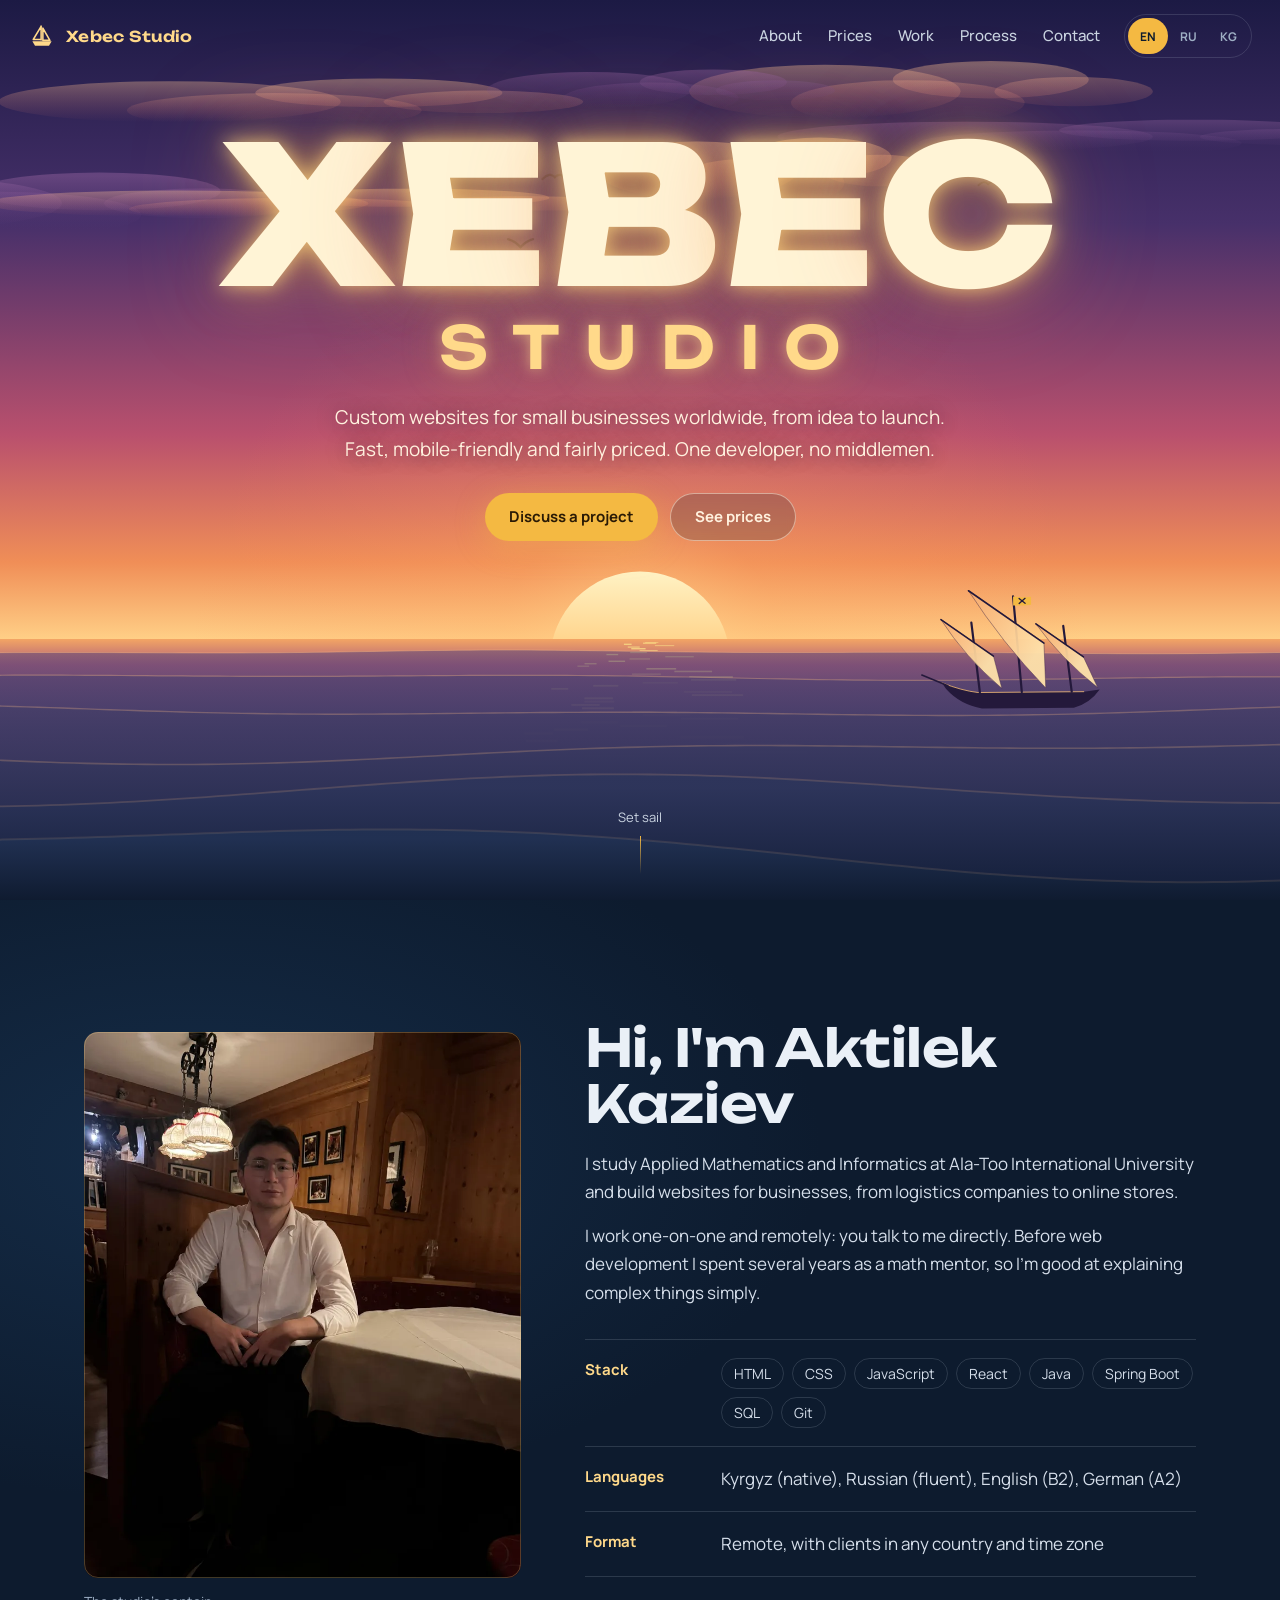
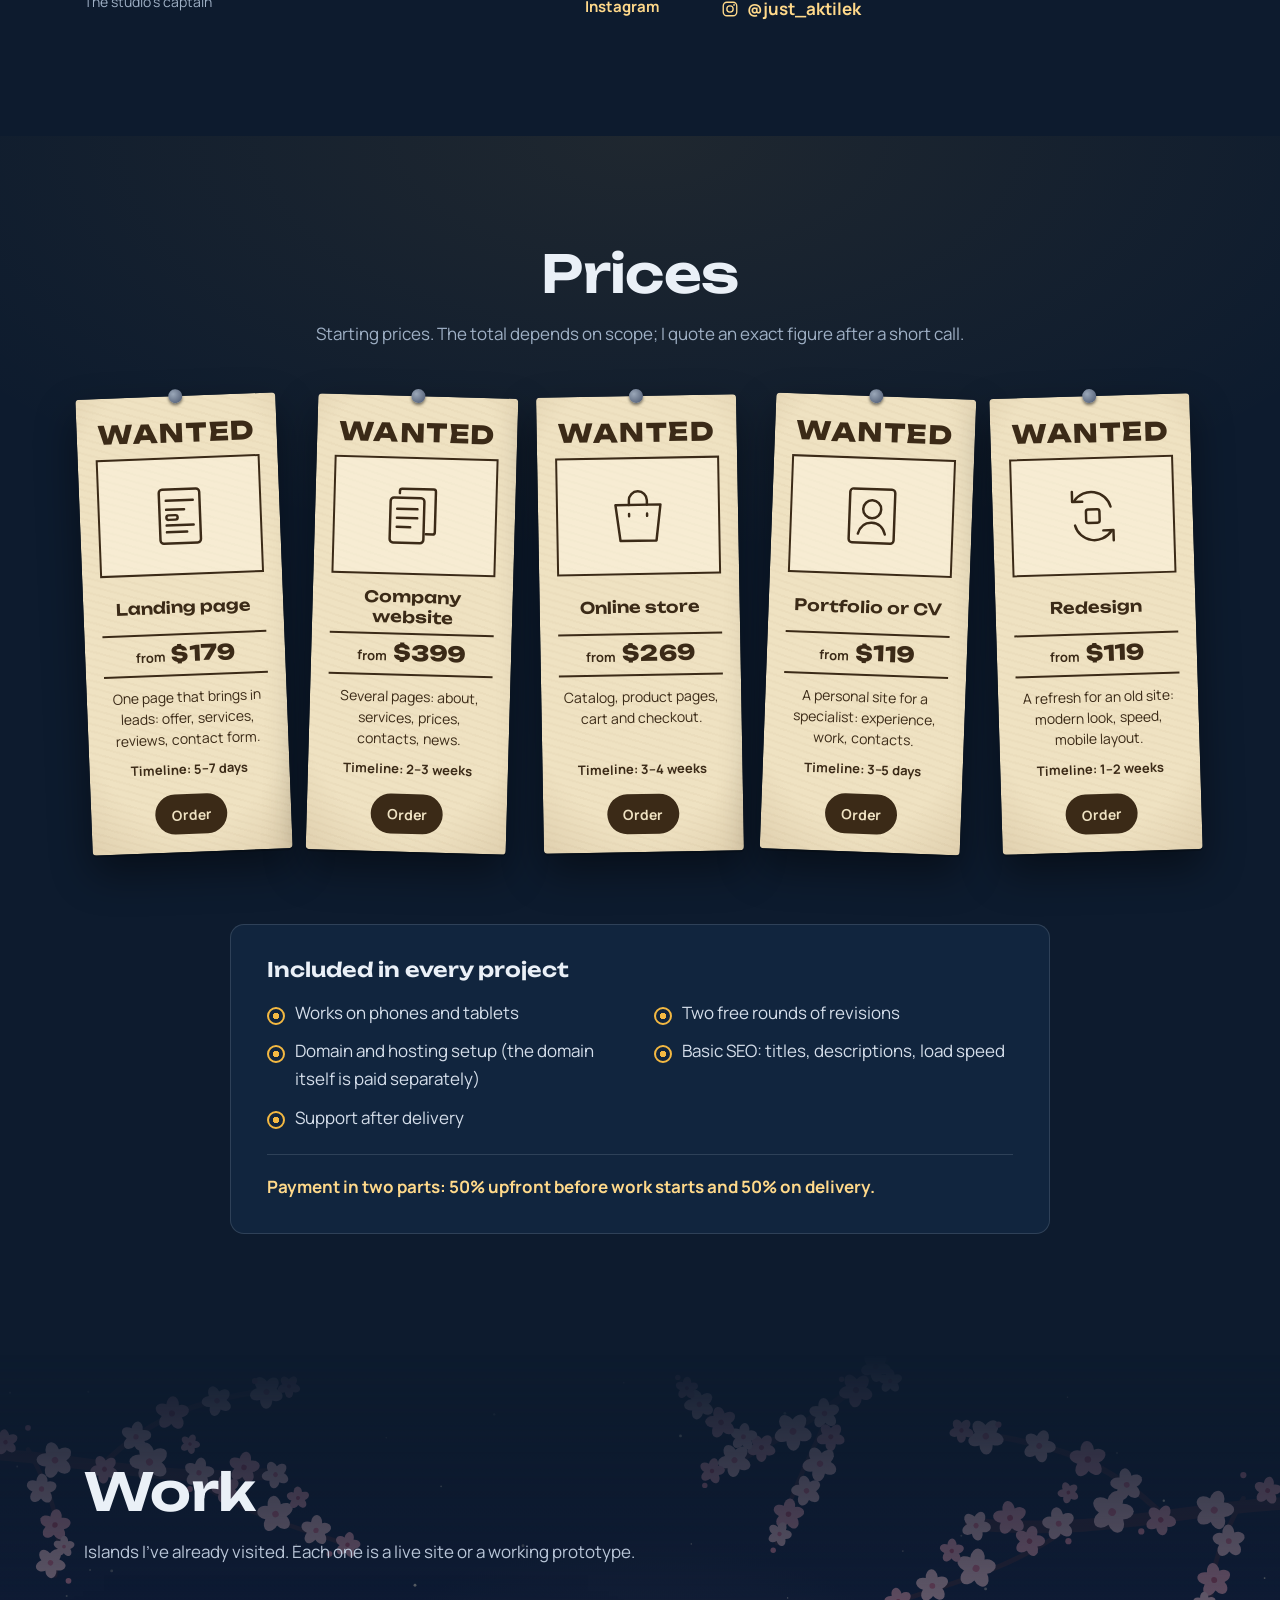
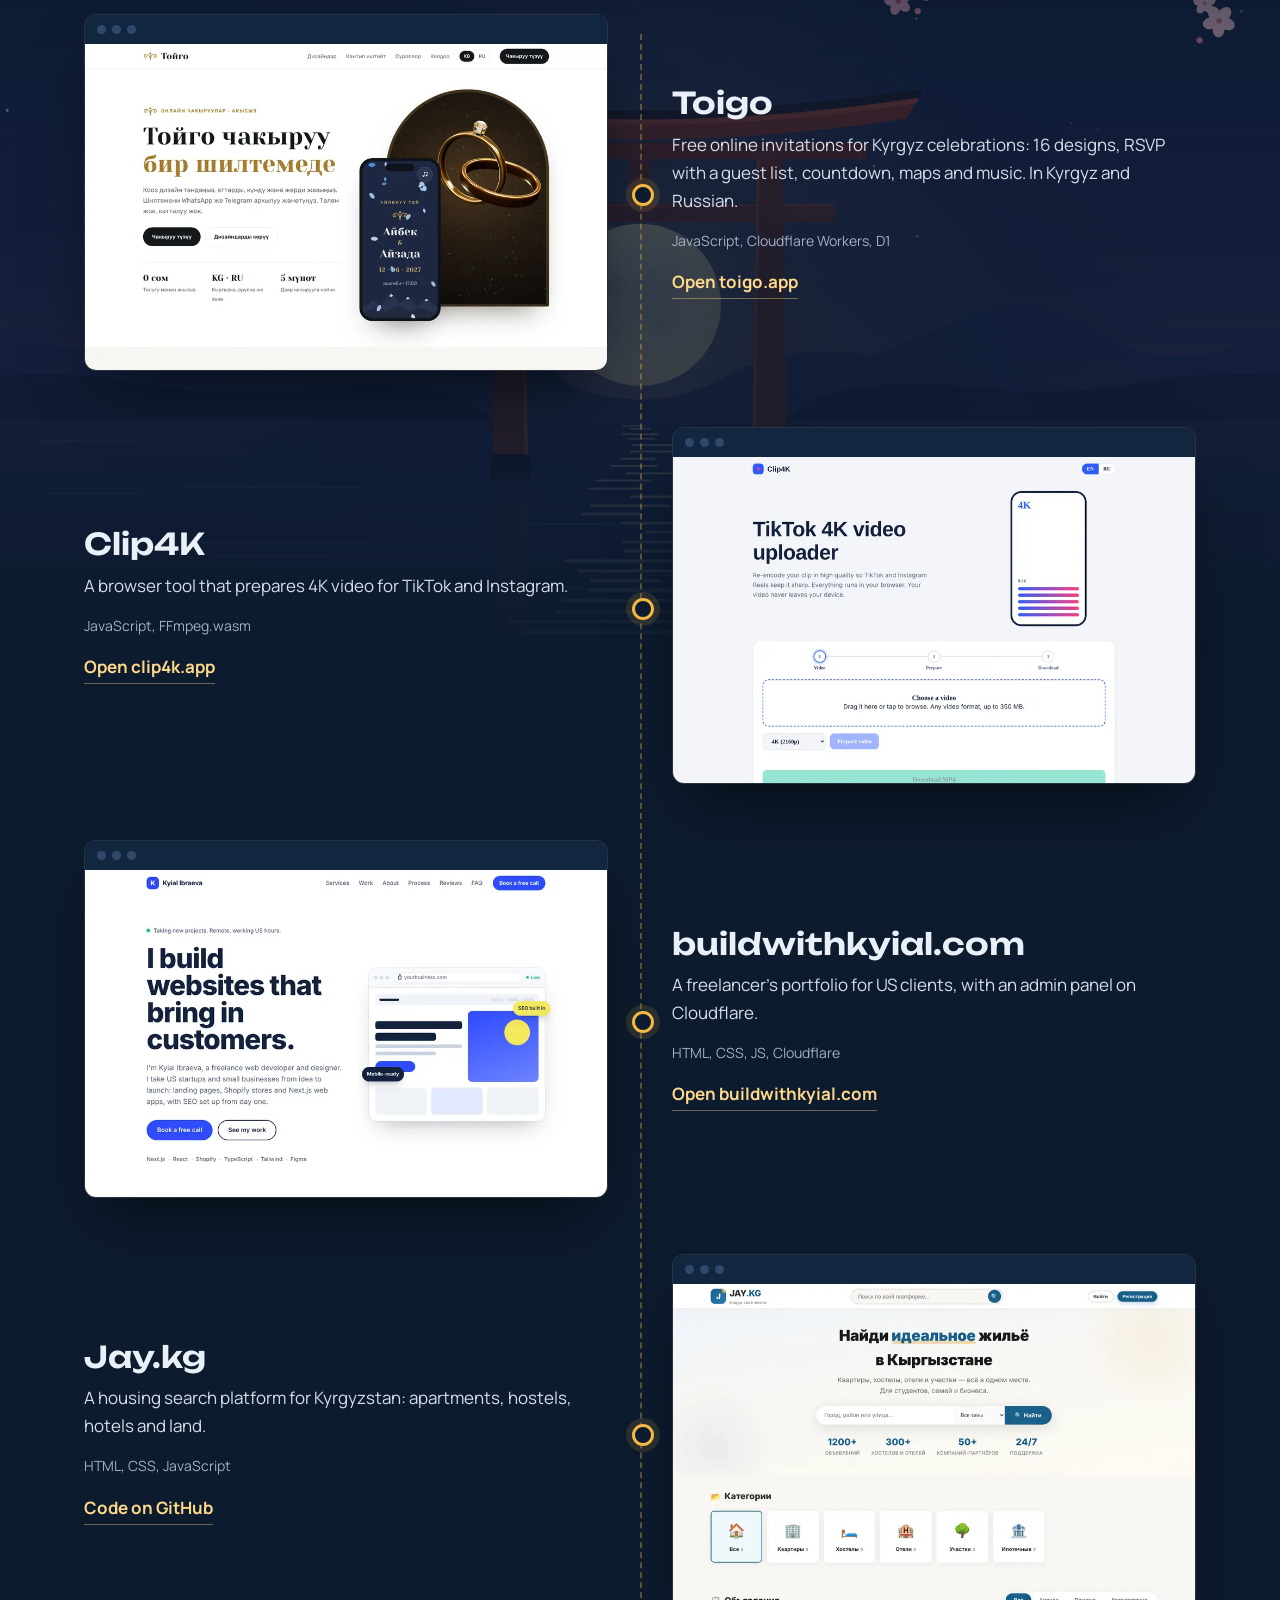
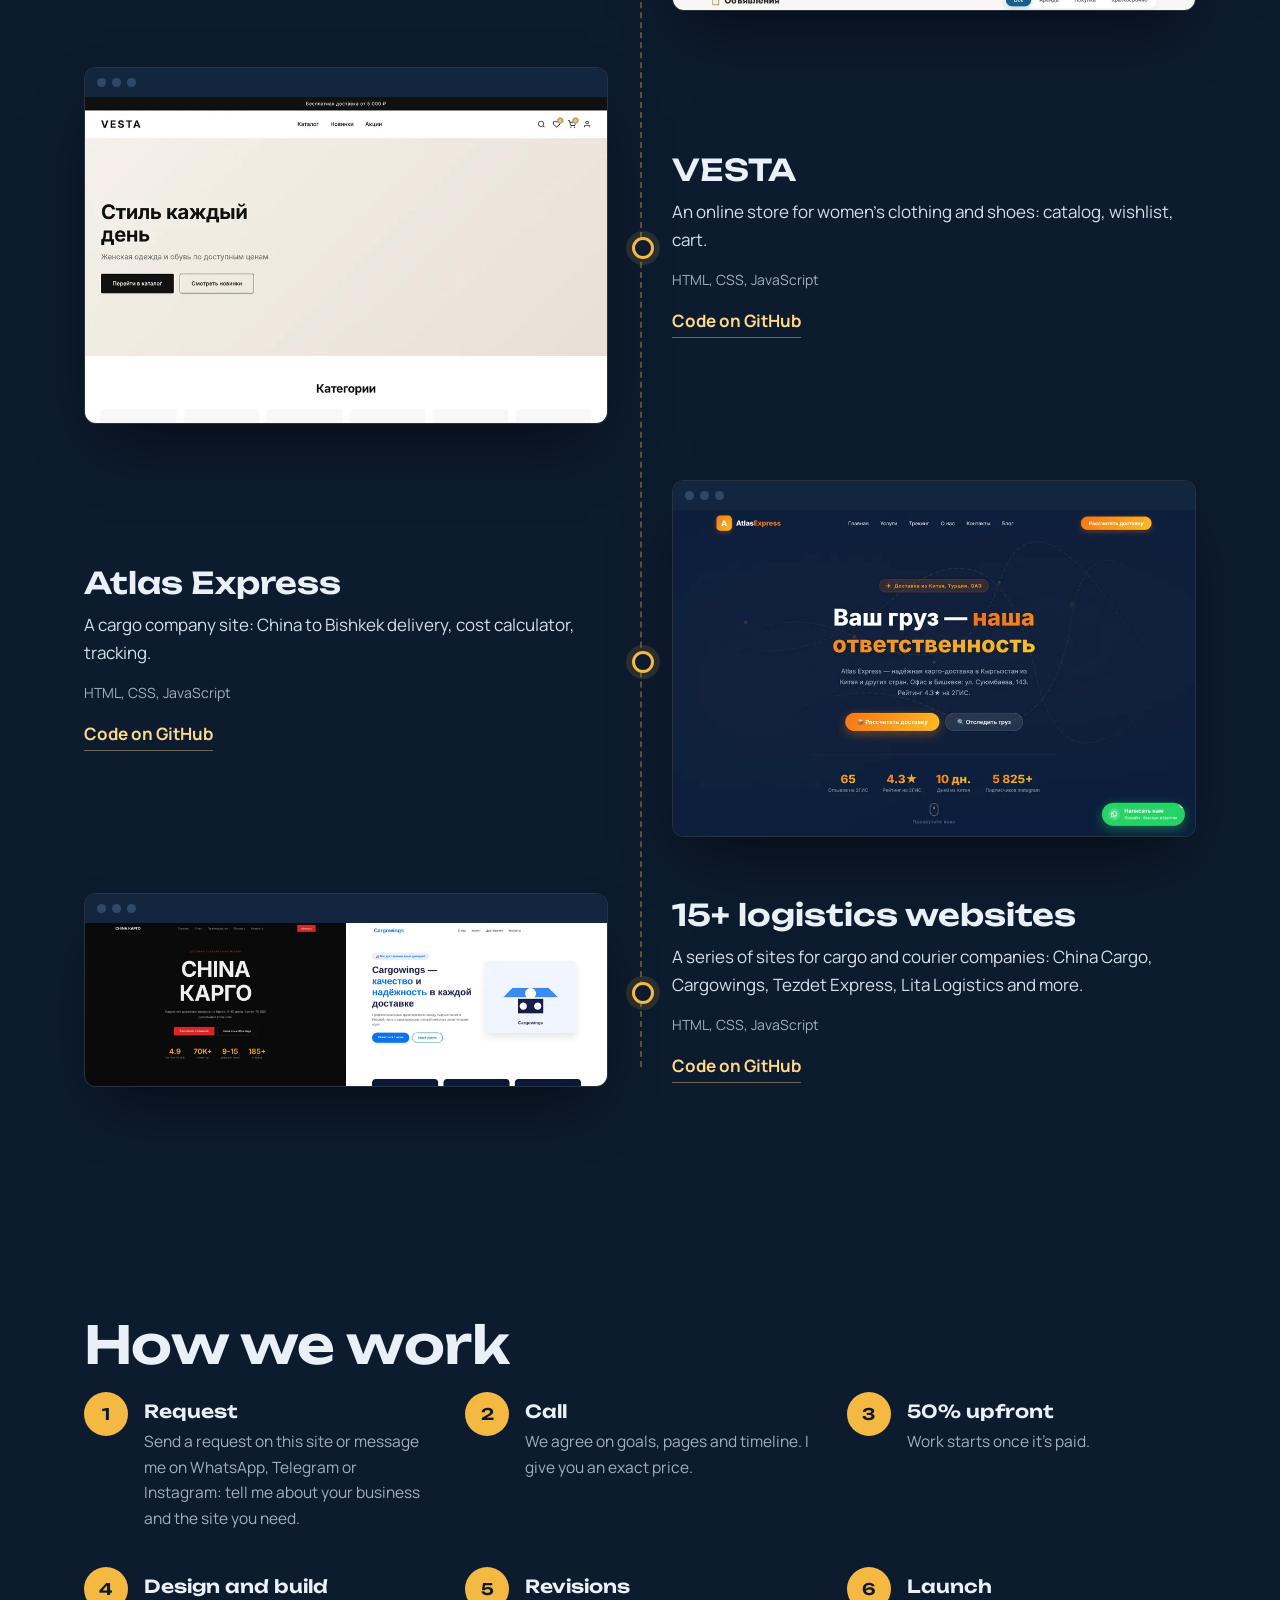
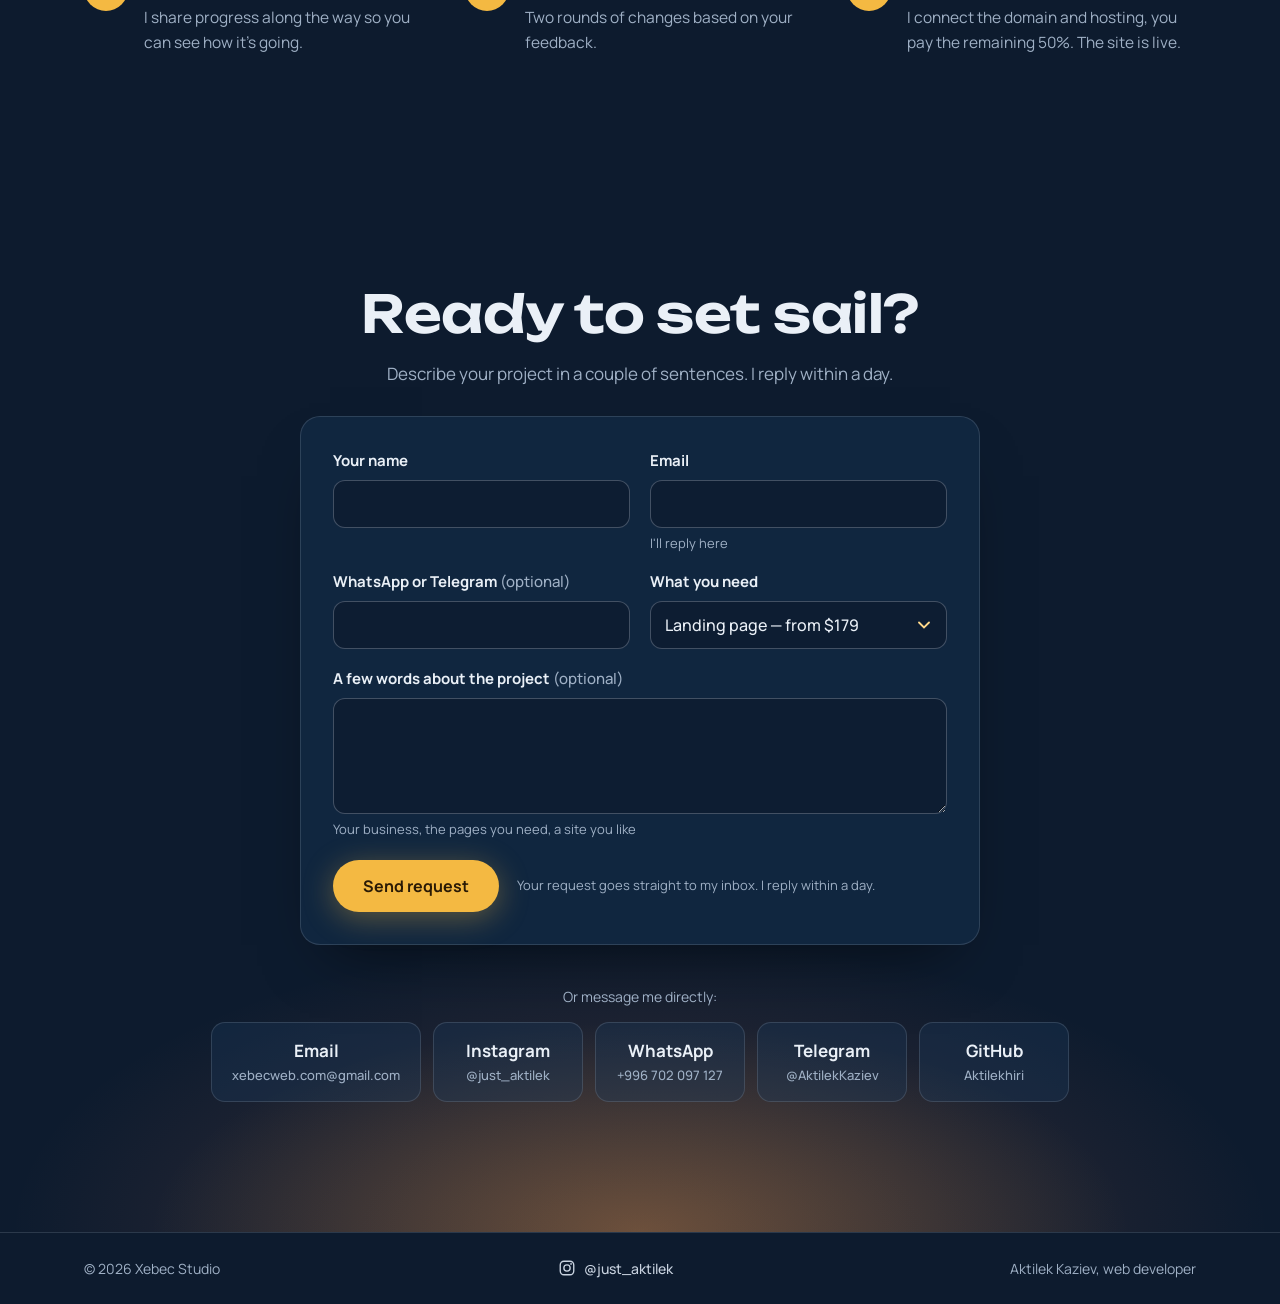
<file: public/index.html>
<!doctype html>
<html lang="en">
<head>
<meta charset="utf-8">
<meta name="viewport" content="width=device-width, initial-scale=1">
<script>try{var s=localStorage.getItem("xebec-lang");if(s==="ru"||s==="ky")location.replace(s+"/"+location.hash)}catch(e){}</script>
<title>Custom Websites for Small Businesses — Xebec Studio</title>
<meta name="description" content="Xebec Studio builds fast, mobile-friendly websites for small businesses worldwide: landing pages, company websites, online stores and portfolios. From $119. Remote, one-on-one.">
<link rel="canonical" href="https://xebecweb.com/">
<link rel="alternate" hreflang="en" href="https://xebecweb.com/">
<link rel="alternate" hreflang="ru" href="https://xebecweb.com/ru/">
<link rel="alternate" hreflang="ky" href="https://xebecweb.com/ky/">
<link rel="alternate" hreflang="x-default" href="https://xebecweb.com/">
<meta name="theme-color" content="#0D1B2E">
<meta name="robots" content="index, follow, max-image-preview:large">
<meta property="og:type" content="website">
<meta property="og:site_name" content="Xebec Studio">
<meta property="og:url" content="https://xebecweb.com/">
<meta property="og:title" content="Custom Websites for Small Businesses — Xebec Studio">
<meta property="og:description" content="Xebec Studio builds fast, mobile-friendly websites for small businesses worldwide: landing pages, company websites, online stores and portfolios. From $119. Remote, one-on-one.">
<meta property="og:image" content="https://xebecweb.com/assets/og-en.jpg">
<meta property="og:image:width" content="1200">
<meta property="og:image:height" content="630">
<meta property="og:locale" content="en_US">
<meta property="og:locale:alternate" content="ru_RU">
<meta property="og:locale:alternate" content="ky_KG">
<meta name="twitter:card" content="summary_large_image">
<link rel="icon" href="assets/favicon.svg" type="image/svg+xml">
<link rel="preload" href="assets/fonts/unbounded-latin-800-normal.woff2" as="font" type="font/woff2" crossorigin>
<link rel="stylesheet" href="assets/fonts.css">
<link rel="stylesheet" href="styles.css">
<script type="application/ld+json">{"@context":"https://schema.org","@type":"ProfessionalService","name":"Xebec Studio","url":"https://xebecweb.com/","image":"https://xebecweb.com/assets/og-en.jpg","description":"Xebec Studio builds fast, mobile-friendly websites for small businesses worldwide: landing pages, company websites, online stores and portfolios. From $119. Remote, one-on-one.","email":"xebecweb.com@gmail.com","telephone":"+996702097127","areaServed":"Worldwide","availableLanguage":["English","Russian","Kyrgyz"],"priceRange":"$119–$399","founder":{"@type":"Person","name":"Aktilek Kaziev"},"sameAs":["https://instagram.com/just_aktilek","https://github.com/Aktilekhiri","https://t.me/AktilekKaziev"],"inLanguage":"en"}</script>
</head>
<body>
<a class="skip" href="#main">Skip to content</a>
<div class="lang-hint" id="langHint" hidden>
  <a class="lh-ru" href="ru/" hreflang="ru" lang="ru">Есть русская версия сайта → <b>Перейти</b></a>
  <a class="lh-ky" href="ky/" hreflang="ky" lang="ky">Сайттын кыргызча версиясы бар → <b>Өтүү</b></a>
  <button type="button" id="langHintClose" aria-label="Close">×</button>
</div>

<header class="bar" id="bar">
  <a class="brand" href="#top" aria-label="Xebec Studio">
    <svg viewBox="0 0 32 32" aria-hidden="true"><path d="M5 22h22l-3 5H8z" fill="currentColor"/><path d="M15 4v17M15 5l-9 15h9M17 7v14h8z" fill="none" stroke="currentColor" stroke-width="1.8" stroke-linejoin="round"/></svg>
    <span>Xebec Studio</span>
  </a>
  <nav class="nav" id="nav" aria-label="Main">
    <a href="#captain">About</a>
    <a href="#bounties">Prices</a>
    <a href="#islands">Work</a>
    <a href="#voyage">Process</a>
    <a href="#contact">Contact</a>
  </nav>
  <nav class="langs" aria-label="Language"><a href="./" hreflang="en" lang="en" aria-label="English" aria-current="page">EN</a><a href="ru/" hreflang="ru" lang="ru" aria-label="Русский">RU</a><a href="ky/" hreflang="ky" lang="ky" aria-label="Кыргызча">KG</a></nav>
  <button class="menu-btn" id="menuBtn" type="button" aria-expanded="false" aria-controls="nav"><span></span><span></span><span class="sr">Menu</span></button>
</header>

<section class="hero" id="top">
  <canvas id="sea" aria-hidden="true"></canvas>
  <div class="hero-in">
    <h1 class="title"><span class="sr">Xebec Studio — custom websites for small businesses worldwide</span><span class="t1" aria-hidden="true">XEBEC</span><span class="t2" aria-hidden="true">STUDIO</span></h1>
    <p class="lede">Custom websites for small businesses worldwide, from idea to launch. Fast, mobile-friendly and fairly priced. One developer, no middlemen.</p>
    <div class="cta">
      <a class="btn gold" href="#contact">Discuss a project</a>
      <a class="btn ghost" href="#bounties">See prices</a>
    </div>
  </div>
  <a class="scroll-cue" href="#captain"><span>Set sail</span><i aria-hidden="true"></i></a>
</section>

<main id="main" tabindex="-1">

<section class="captain" id="captain">
  <div class="wrap cap-grid">
    <figure class="cap-photo">
      <img src="assets/img/aktilek.webp" width="800" height="1066" alt="Aktilek Kaziev" loading="lazy" decoding="async">
      <figcaption>The studio's captain</figcaption>
    </figure>
    <div class="cap-text">
      <h2 class="h2">Hi, I'm Aktilek Kaziev</h2>
      <p>I study Applied Mathematics and Informatics at Ala-Too International University and build websites for businesses, from logistics companies to online stores.</p>
      <p>I work one-on-one and remotely: you talk to me directly. Before web development I spent several years as a math mentor, so I'm good at explaining complex things simply.</p>
      <dl class="facts">
        <div><dt>Stack</dt><dd class="chips"><span>HTML</span><span>CSS</span><span>JavaScript</span><span>React</span><span>Java</span><span>Spring Boot</span><span>SQL</span><span>Git</span></dd></div>
        <div><dt>Languages</dt><dd>Kyrgyz (native), Russian (fluent), English (B2), German (A2)</dd></div>
        <div><dt>Format</dt><dd>Remote, with clients in any country and time zone</dd></div>
        <div><dt>Instagram</dt><dd><a class="ig-link" href="https://instagram.com/just_aktilek" target="_blank" rel="noopener"><svg viewBox="0 0 24 24" aria-hidden="true"><rect x="3" y="3" width="18" height="18" rx="5" fill="none" stroke="currentColor" stroke-width="1.8"/><circle cx="12" cy="12" r="4.2" fill="none" stroke="currentColor" stroke-width="1.8"/><circle cx="17.4" cy="6.6" r="1.2" fill="currentColor"/></svg>@just_aktilek</a></dd></div>
      </dl>
    </div>
  </div>
</section>

<section class="bounties" id="bounties">
  <div class="wrap">
    <h2 class="h2 center">Prices</h2>
    <p class="sub center">Starting prices. The total depends on scope; I quote an exact figure after a short call.</p>
    <div class="posters">
      <article class="poster" style="--tilt:-2.2deg">
        <div class="w" aria-hidden="true">WANTED</div>
        <div class="pic" aria-hidden="true"><svg viewBox="0 0 64 64"><rect x="14" y="8" width="36" height="48" rx="3"/><path d="M20 18h24M20 26h16M20 40h24M20 46h18"/><rect x="20" y="31" width="10" height="4" rx="2"/></svg></div>
        <h3 class="name">Landing page</h3>
        <div class="bounty"><small>from</small><b>$179</b></div>
        <p>One page that brings in leads: offer, services, reviews, contact form.</p>
        <div class="term">Timeline: 5–7 days</div>
        <a class="order" href="#contact" data-service="landing">Order</a>
      </article>
      <article class="poster" style="--tilt:1.6deg">
        <div class="w" aria-hidden="true">WANTED</div>
        <div class="pic" aria-hidden="true"><svg viewBox="0 0 64 64"><rect x="10" y="16" width="30" height="40" rx="3"/><path d="M18 12V10a2 2 0 0 1 2-2h28a2 2 0 0 1 2 2v36a2 2 0 0 1-2 2h-6"/><path d="M16 26h18M16 34h18M16 42h12"/></svg></div>
        <h3 class="name">Company website</h3>
        <div class="bounty"><small>from</small><b>$399</b></div>
        <p>Several pages: about, services, prices, contacts, news.</p>
        <div class="term">Timeline: 2–3 weeks</div>
        <a class="order" href="#contact" data-service="corporate">Order</a>
      </article>
      <article class="poster" style="--tilt:-1deg">
        <div class="w" aria-hidden="true">WANTED</div>
        <div class="pic" aria-hidden="true"><svg viewBox="0 0 64 64"><path d="M12 22h40l-4 32H16z"/><path d="M24 22v-4a8 8 0 0 1 16 0v4"/><path d="M24 30v2M40 30v2"/></svg></div>
        <h3 class="name">Online store</h3>
        <div class="bounty"><small>from</small><b>$269</b></div>
        <p>Catalog, product pages, cart and checkout.</p>
        <div class="term">Timeline: 3–4 weeks</div>
        <a class="order" href="#contact" data-service="shop">Order</a>
      </article>
      <article class="poster" style="--tilt:2.1deg">
        <div class="w" aria-hidden="true">WANTED</div>
        <div class="pic" aria-hidden="true"><svg viewBox="0 0 64 64"><rect x="12" y="8" width="40" height="48" rx="3"/><circle cx="32" cy="26" r="8"/><path d="M20 48c2-7 7-10 12-10s10 3 12 10"/></svg></div>
        <h3 class="name">Portfolio or CV</h3>
        <div class="bounty"><small>from</small><b>$119</b></div>
        <p>A personal site for a specialist: experience, work, contacts.</p>
        <div class="term">Timeline: 3–5 days</div>
        <a class="order" href="#contact" data-service="portfolio">Order</a>
      </article>
      <article class="poster" style="--tilt:-1.7deg">
        <div class="w" aria-hidden="true">WANTED</div>
        <div class="pic" aria-hidden="true"><svg viewBox="0 0 64 64"><path d="M48 24a18 18 0 0 0-32-6"/><path d="M14 10v9h9"/><path d="M16 40a18 18 0 0 0 32 6"/><path d="M50 54v-9h-9"/><rect x="26" y="26" width="12" height="12" rx="2"/></svg></div>
        <h3 class="name">Redesign</h3>
        <div class="bounty"><small>from</small><b>$119</b></div>
        <p>A refresh for an old site: modern look, speed, mobile layout.</p>
        <div class="term">Timeline: 1–2 weeks</div>
        <a class="order" href="#contact" data-service="redesign">Order</a>
      </article>
    </div>
    <div class="terms">
      <h3 class="h3">Included in every project</h3>
      <ul class="inc">
        <li>Works on phones and tablets</li>
        <li>Two free rounds of revisions</li>
        <li>Domain and hosting setup (the domain itself is paid separately)</li>
        <li>Basic SEO: titles, descriptions, load speed</li>
        <li>Support after delivery</li>
      </ul>
      <p class="pay">Payment in two parts: 50% upfront before work starts and 50% on delivery.</p>
    </div>
  </div>
</section>

<section class="islands" id="islands">
  <div class="isle-bg" aria-hidden="true">
    <div class="isle-scene">
      <img class="scene" src="assets/sakura-night.svg" alt="" decoding="async">
      <div class="petals"><i class="petal" style="left:92.2%;--d:11.5s;--dl:-11.2s;--s:11px;--sw:3.5s"><b></b></i><i class="petal" style="left:5.7%;--d:14.4s;--dl:-12.5s;--s:11px;--sw:4.7s"><b></b></i><i class="petal" style="left:55.8%;--d:16.6s;--dl:-10.8s;--s:9px;--sw:3.5s"><b></b></i><i class="petal" style="left:37.4%;--d:14.0s;--dl:-3.6s;--s:15px;--sw:4.2s"><b></b></i><i class="petal" style="left:45.3%;--d:19.7s;--dl:-8.8s;--s:14px;--sw:3.2s"><b></b></i><i class="petal" style="left:62.6%;--d:12.6s;--dl:-12.9s;--s:9px;--sw:4.8s"><b></b></i><i class="petal" style="left:16.6%;--d:18.3s;--dl:-11.1s;--s:9px;--sw:3.8s"><b></b></i><i class="petal" style="left:32.9%;--d:19.3s;--dl:-2.7s;--s:10px;--sw:3.8s"><b></b></i><i class="petal" style="left:54.0%;--d:16.8s;--dl:-0.0s;--s:16px;--sw:4.3s"><b></b></i><i class="petal" style="left:97.2%;--d:17.8s;--dl:-19.7s;--s:13px;--sw:3.1s"><b></b></i><i class="petal" style="left:82.1%;--d:16.9s;--dl:-8.4s;--s:14px;--sw:4.5s"><b></b></i><i class="petal" style="left:17.9%;--d:12.2s;--dl:-19.6s;--s:9px;--sw:2.8s"><b></b></i><i class="petal" style="left:99.5%;--d:15.5s;--dl:-15.4s;--s:14px;--sw:2.6s"><b></b></i><i class="petal" style="left:81.6%;--d:12.5s;--dl:-9.1s;--s:12px;--sw:3.3s"><b></b></i></div>
    </div>
  </div>
  <div class="wrap">
    <h2 class="h2">Work</h2>
    <p class="sub">Islands I've already visited. Each one is a live site or a working prototype.</p>
    <ol class="route">
      <li class="isle">
        <a class="shot" href="https://toigo.app" target="_blank" rel="noopener" tabindex="-1" aria-hidden="true"><span class="chrome"><i></i><i></i><i></i></span><img src="assets/work/toigo.webp" width="960" height="600" alt="Toigo" loading="lazy" decoding="async"></a>
        <div>
          <h3>Toigo</h3>
          <p>Free online invitations for Kyrgyz celebrations: 16 designs, RSVP with a guest list, countdown, maps and music. In Kyrgyz and Russian.</p>
          <div class="tags">JavaScript, Cloudflare Workers, D1</div>
          <a class="link" href="https://toigo.app" target="_blank" rel="noopener">Open toigo.app</a>
        </div>
      </li>
      <li class="isle">
        <a class="shot" href="https://clip4k.app" target="_blank" rel="noopener" tabindex="-1" aria-hidden="true"><span class="chrome"><i></i><i></i><i></i></span><img src="assets/work/clip4k.webp" width="960" height="600" alt="Clip4K" loading="lazy" decoding="async"></a>
        <div>
          <h3>Clip4K</h3>
          <p>A browser tool that prepares 4K video for TikTok and Instagram.</p>
          <div class="tags">JavaScript, FFmpeg.wasm</div>
          <a class="link" href="https://clip4k.app" target="_blank" rel="noopener">Open clip4k.app</a>
        </div>
      </li>
      <li class="isle">
        <a class="shot" href="https://buildwithkyial.com" target="_blank" rel="noopener" tabindex="-1" aria-hidden="true"><span class="chrome"><i></i><i></i><i></i></span><img src="assets/work/kyial.webp" width="960" height="600" alt="buildwithkyial.com" loading="lazy" decoding="async"></a>
        <div>
          <h3>buildwithkyial.com</h3>
          <p>A freelancer's portfolio for US clients, with an admin panel on Cloudflare.</p>
          <div class="tags">HTML, CSS, JS, Cloudflare</div>
          <a class="link" href="https://buildwithkyial.com" target="_blank" rel="noopener">Open buildwithkyial.com</a>
        </div>
      </li>
      <li class="isle">
        <a class="shot" href="https://github.com/Aktilekhiri/Jay.kg" target="_blank" rel="noopener" tabindex="-1" aria-hidden="true"><span class="chrome"><i></i><i></i><i></i></span><img src="assets/work/jay.webp" width="960" height="600" alt="Jay.kg" loading="lazy" decoding="async"></a>
        <div>
          <h3>Jay.kg</h3>
          <p>A housing search platform for Kyrgyzstan: apartments, hostels, hotels and land.</p>
          <div class="tags">HTML, CSS, JavaScript</div>
          <a class="link" href="https://github.com/Aktilekhiri/Jay.kg" target="_blank" rel="noopener">Code on GitHub</a>
        </div>
      </li>
      <li class="isle">
        <a class="shot" href="https://github.com/Aktilekhiri/Vesta-" target="_blank" rel="noopener" tabindex="-1" aria-hidden="true"><span class="chrome"><i></i><i></i><i></i></span><img src="assets/work/vesta.webp" width="960" height="600" alt="VESTA" loading="lazy" decoding="async"></a>
        <div>
          <h3>VESTA</h3>
          <p>An online store for women's clothing and shoes: catalog, wishlist, cart.</p>
          <div class="tags">HTML, CSS, JavaScript</div>
          <a class="link" href="https://github.com/Aktilekhiri/Vesta-" target="_blank" rel="noopener">Code on GitHub</a>
        </div>
      </li>
      <li class="isle">
        <a class="shot" href="https://github.com/Aktilekhiri/Atlas-express" target="_blank" rel="noopener" tabindex="-1" aria-hidden="true"><span class="chrome"><i></i><i></i><i></i></span><img src="assets/work/atlas.webp" width="960" height="600" alt="Atlas Express" loading="lazy" decoding="async"></a>
        <div>
          <h3>Atlas Express</h3>
          <p>A cargo company site: China to Bishkek delivery, cost calculator, tracking.</p>
          <div class="tags">HTML, CSS, JavaScript</div>
          <a class="link" href="https://github.com/Aktilekhiri/Atlas-express" target="_blank" rel="noopener">Code on GitHub</a>
        </div>
      </li>
      <li class="isle">
        <a class="shot duo" href="https://github.com/Aktilekhiri?tab=repositories" target="_blank" rel="noopener" tabindex="-1" aria-hidden="true"><span class="chrome"><i></i><i></i><i></i></span><span class="pair"><img src="assets/work/china.webp" width="960" height="600" alt="" loading="lazy" decoding="async"><img src="assets/work/cargowings.webp" width="960" height="600" alt="" loading="lazy" decoding="async"></span></a>
        <div>
          <h3>15+ logistics websites</h3>
          <p>A series of sites for cargo and courier companies: China Cargo, Cargowings, Tezdet Express, Lita Logistics and more.</p>
          <div class="tags">HTML, CSS, JavaScript</div>
          <a class="link" href="https://github.com/Aktilekhiri?tab=repositories" target="_blank" rel="noopener">Code on GitHub</a>
        </div>
      </li>
    </ol>
  </div>
</section>

<section class="voyage" id="voyage">
  <div class="wrap">
    <h2 class="h2">How we work</h2>
    <ol class="steps">
      <li><span class="n">1</span><div><h3>Request</h3><p>Send a request on this site or message me on WhatsApp, Telegram or Instagram: tell me about your business and the site you need.</p></div></li>
      <li><span class="n">2</span><div><h3>Call</h3><p>We agree on goals, pages and timeline. I give you an exact price.</p></div></li>
      <li><span class="n">3</span><div><h3>50% upfront</h3><p>Work starts once it's paid.</p></div></li>
      <li><span class="n">4</span><div><h3>Design and build</h3><p>I share progress along the way so you can see how it's going.</p></div></li>
      <li><span class="n">5</span><div><h3>Revisions</h3><p>Two rounds of changes based on your feedback.</p></div></li>
      <li><span class="n">6</span><div><h3>Launch</h3><p>I connect the domain and hosting, you pay the remaining 50%. The site is live.</p></div></li>
    </ol>
  </div>
</section>

<section class="contact" id="contact">
  <div class="wrap">
    <h2 class="h2">Ready to set sail?</h2>
    <p class="sub">Describe your project in a couple of sentences. I reply within a day.</p>

    <div class="lead-box">
      <p class="sent-note" id="sent" tabindex="-1">Thanks! Your request is in. I'll reply to your email within a day.</p>
      <form class="lead" id="leadForm" action="https://api.web3forms.com/submit" method="post"
            data-wa="996702097127" data-mail="xebecweb.com@gmail.com" data-title="Hi! Request from xebecweb.com"
            data-l-name="Name" data-l-service="Service" data-l-msg="Details">
        <input type="hidden" name="access_key" value="2775c044-11af-4d92-966e-4e2f38633ee0">
        <input type="hidden" name="subject" value="Новая заявка с xebecweb.com">
        <input type="hidden" name="from_name" value="Xebec Studio — xebecweb.com">
        <input type="hidden" name="redirect" value="https://xebecweb.com/#sent">
        <input type="hidden" name="page" value="EN · https://xebecweb.com/">
        <input type="checkbox" name="botcheck" class="hp" tabindex="-1" autocomplete="off" aria-hidden="true">
        <div class="field">
          <label for="f-name">Your name</label>
          <input id="f-name" name="name" type="text" autocomplete="name" maxlength="80" required aria-describedby="f-name-err">
          <p class="err" id="f-name-err" data-msg="Tell me what to call you"></p>
        </div>
        <div class="field">
          <label for="f-email">Email</label>
          <input id="f-email" name="email" type="email" autocomplete="email" inputmode="email" maxlength="120" required aria-describedby="f-email-hint f-email-err">
          <p class="hint" id="f-email-hint">I'll reply here</p>
          <p class="err" id="f-email-err" data-msg="Check your email address so I can reply"></p>
        </div>
        <div class="field">
          <label for="f-phone">WhatsApp or Telegram <span class="opt">(optional)</span></label>
          <input id="f-phone" name="whatsapp_telegram" type="text" autocomplete="tel" maxlength="60">
        </div>
        <div class="field">
          <label for="f-service">What you need</label>
          <select id="f-service" name="service">
            <option value="Landing page" data-id="landing">Landing page — from $179</option>
            <option value="Company website" data-id="corporate">Company website — from $399</option>
            <option value="Online store" data-id="shop">Online store — from $269</option>
            <option value="Portfolio or CV" data-id="portfolio">Portfolio or CV — from $119</option>
            <option value="Redesign" data-id="redesign">Redesign — from $119</option>
            <option value="Something else / not sure yet" data-id="other">Something else / not sure yet</option>
          </select>
        </div>
        <div class="field full">
          <label for="f-msg">A few words about the project <span class="opt">(optional)</span></label>
          <textarea id="f-msg" name="message" rows="4" maxlength="2000" aria-describedby="f-msg-hint"></textarea>
          <p class="hint" id="f-msg-hint">Your business, the pages you need, a site you like</p>
        </div>
        <div class="actions full">
          <button class="btn gold" type="submit" data-sending="Sending…">Send request</button>
          <p class="note">Your request goes straight to my inbox. I reply within a day.</p>
        </div>
        <div class="lead-fail full" role="alert" hidden>
          <p>Couldn't send it. Please contact me directly:</p>
          <div class="fail-actions">
            <a class="btn ghost" id="failMail" href="mailto:xebecweb.com@gmail.com">xebecweb.com@gmail.com</a>
            <a class="btn ghost" id="failWa" href="https://wa.me/996702097127" target="_blank" rel="noopener">WhatsApp</a>
          </div>
        </div>
      </form>
      <div class="lead-done" role="status" tabindex="-1" hidden>
        <svg viewBox="0 0 48 48" aria-hidden="true"><circle cx="24" cy="24" r="21"/><path d="M14 25l7 7 13-15"/></svg>
        <p>Thanks! Your request is in. I'll reply to your email within a day.</p>
        <button class="btn ghost" type="button" id="leadAgain">Send another one</button>
      </div>
    </div>

    <p class="more">Or message me directly:</p>
    <ul class="channels">
      <li><a href="mailto:xebecweb.com@gmail.com?subject=Xebec%20Studio">Email<small>xebecweb.com@gmail.com</small></a></li>
      <li><a class="ch-ig" href="https://instagram.com/just_aktilek" target="_blank" rel="noopener">Instagram<small>@just_aktilek</small></a></li>
      <li><a href="https://wa.me/996702097127?text=Hi!%20I'd%20like%20to%20discuss%20a%20website." target="_blank" rel="noopener">WhatsApp<small>+996 702 097 127</small></a></li>
      <li><a href="https://t.me/AktilekKaziev" target="_blank" rel="noopener">Telegram<small>@AktilekKaziev</small></a></li>
      <li><a href="https://github.com/Aktilekhiri" target="_blank" rel="noopener">GitHub<small>Aktilekhiri</small></a></li>
    </ul>
  </div>
</section>

</main>

<footer class="foot">
  <div class="wrap foot-in">
    <span>© <span id="year">2026</span> Xebec Studio</span>
    <a class="foot-ig" href="https://instagram.com/just_aktilek" target="_blank" rel="noopener"><svg viewBox="0 0 24 24" aria-hidden="true"><rect x="3" y="3" width="18" height="18" rx="5" fill="none" stroke="currentColor" stroke-width="1.8"/><circle cx="12" cy="12" r="4.2" fill="none" stroke="currentColor" stroke-width="1.8"/><circle cx="17.4" cy="6.6" r="1.2" fill="currentColor"/></svg>@just_aktilek</a>
    <span>Aktilek Kaziev, web developer</span>
  </div>
</footer>

<a class="logpose" id="logpose" href="#top" aria-label="Back to top">
  <svg viewBox="0 0 64 64" aria-hidden="true">
    <circle cx="32" cy="34" r="22" class="lp-glass"/>
    <circle cx="32" cy="34" r="22" class="lp-ring"/>
    <path d="M28 10h8l-1 3h-6z" class="lp-cap"/>
    <g class="lp-ticks"><path d="M32 15v4M32 49v4M13 34h4M47 34h4"/></g>
    <g id="needle"><path d="M32 18l3.5 16h-7z" class="lp-n1"/><path d="M32 50l3.5-16h-7z" class="lp-n2"/><circle cx="32" cy="34" r="2.2" class="lp-cap"/></g>
  </svg>
</a>

<script src="main.js"></script>
</body>
</html>
</file>
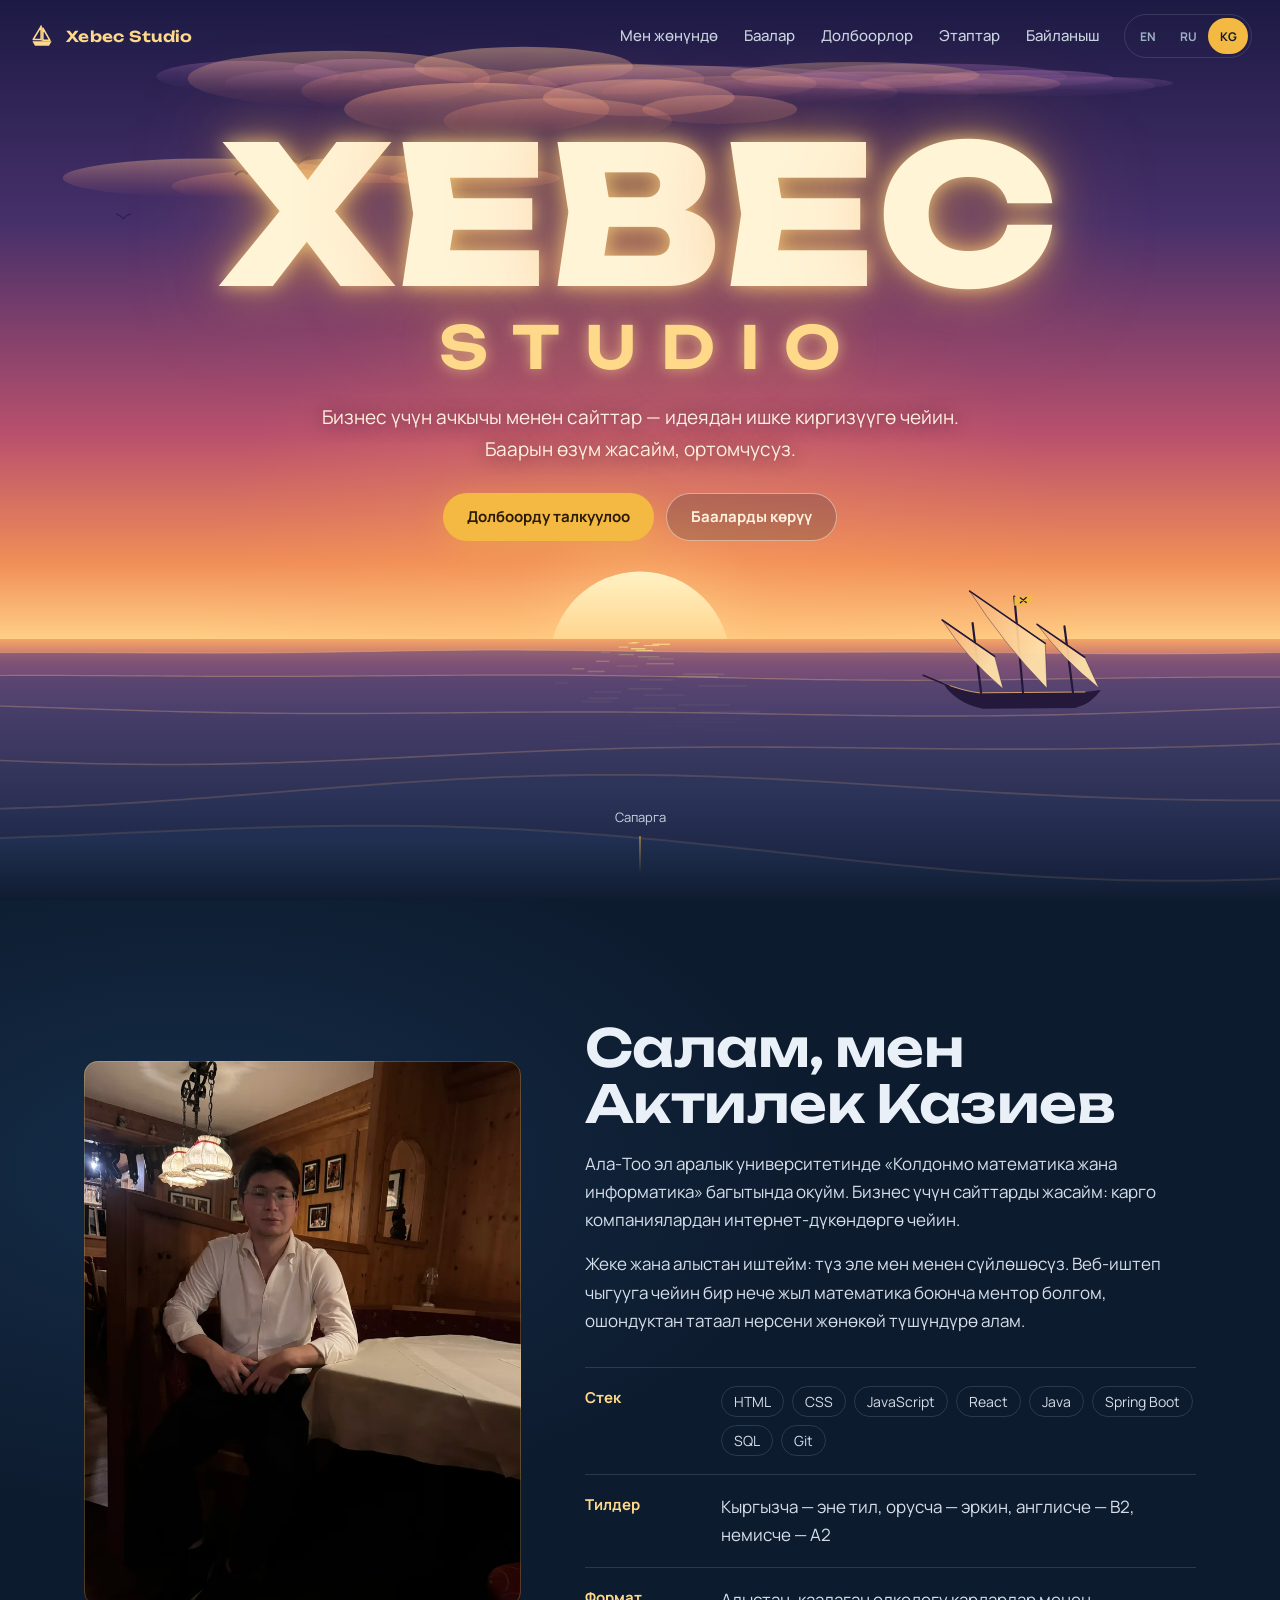
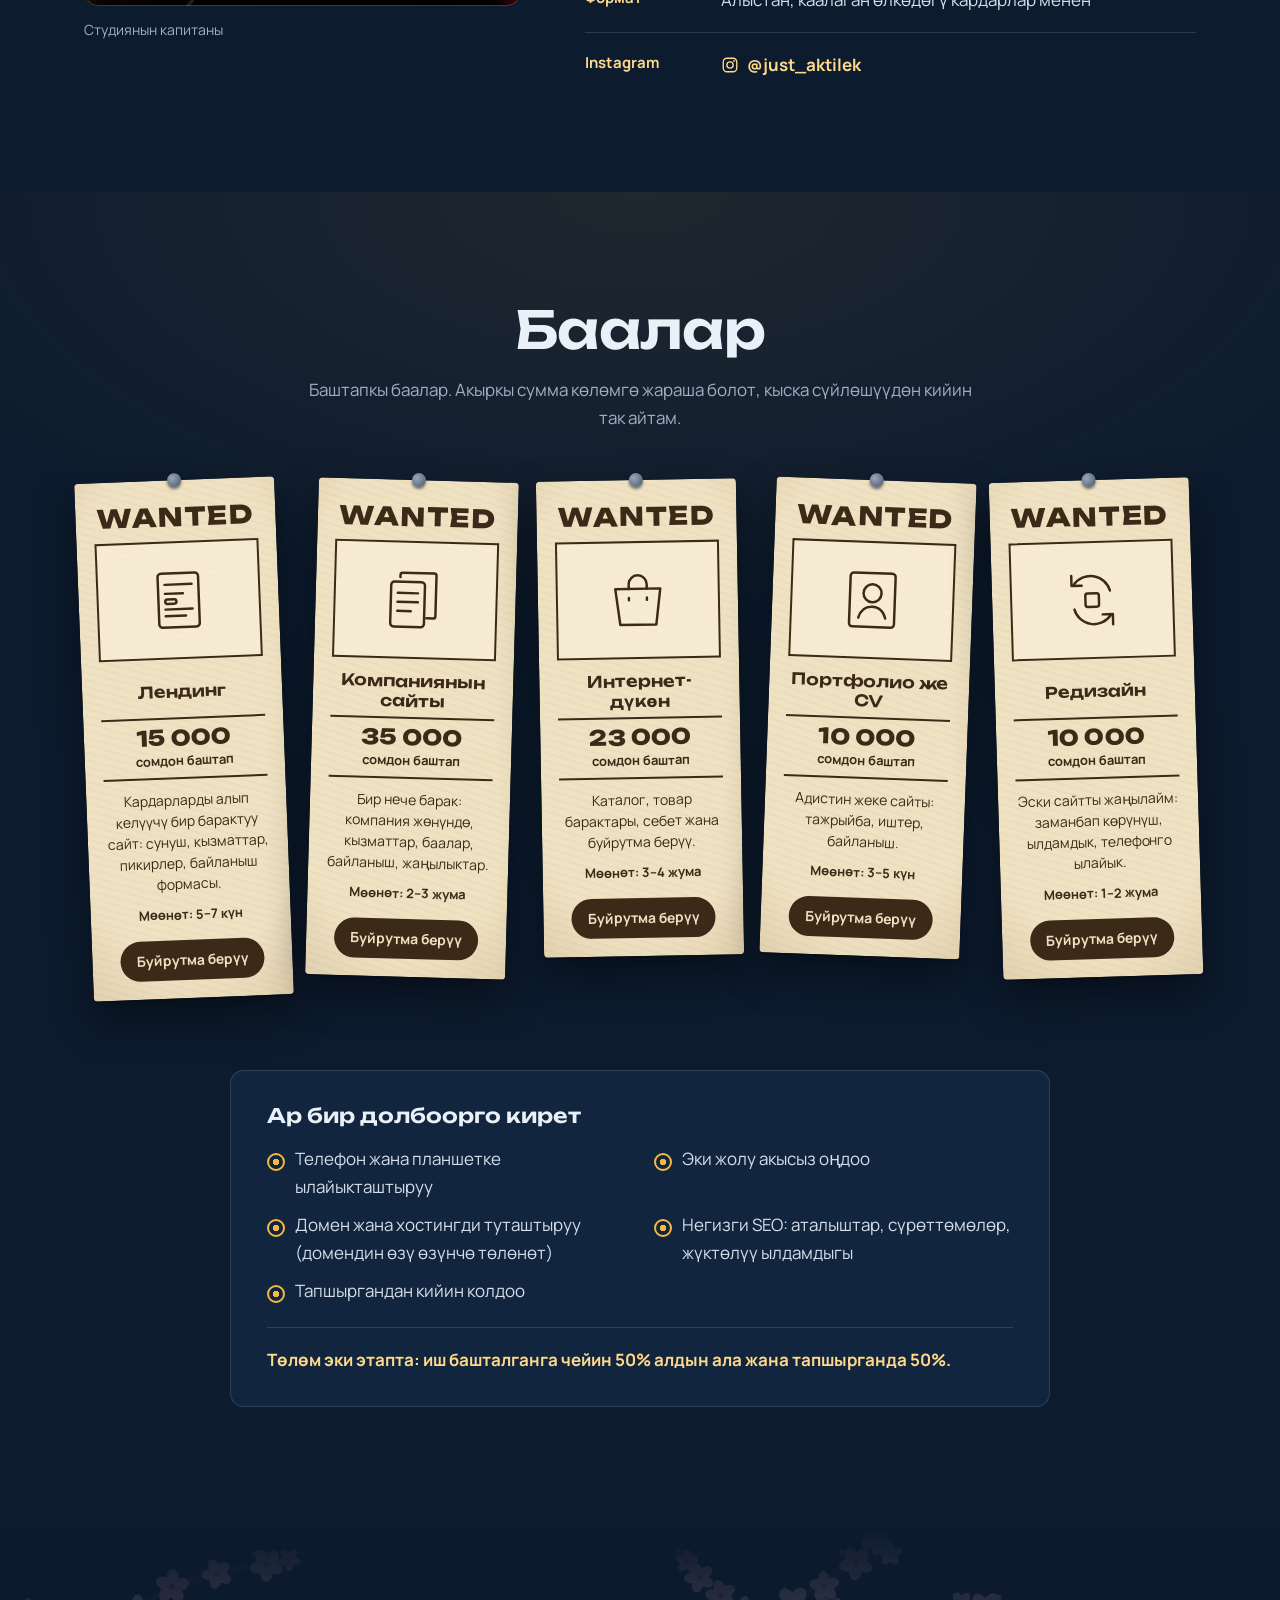
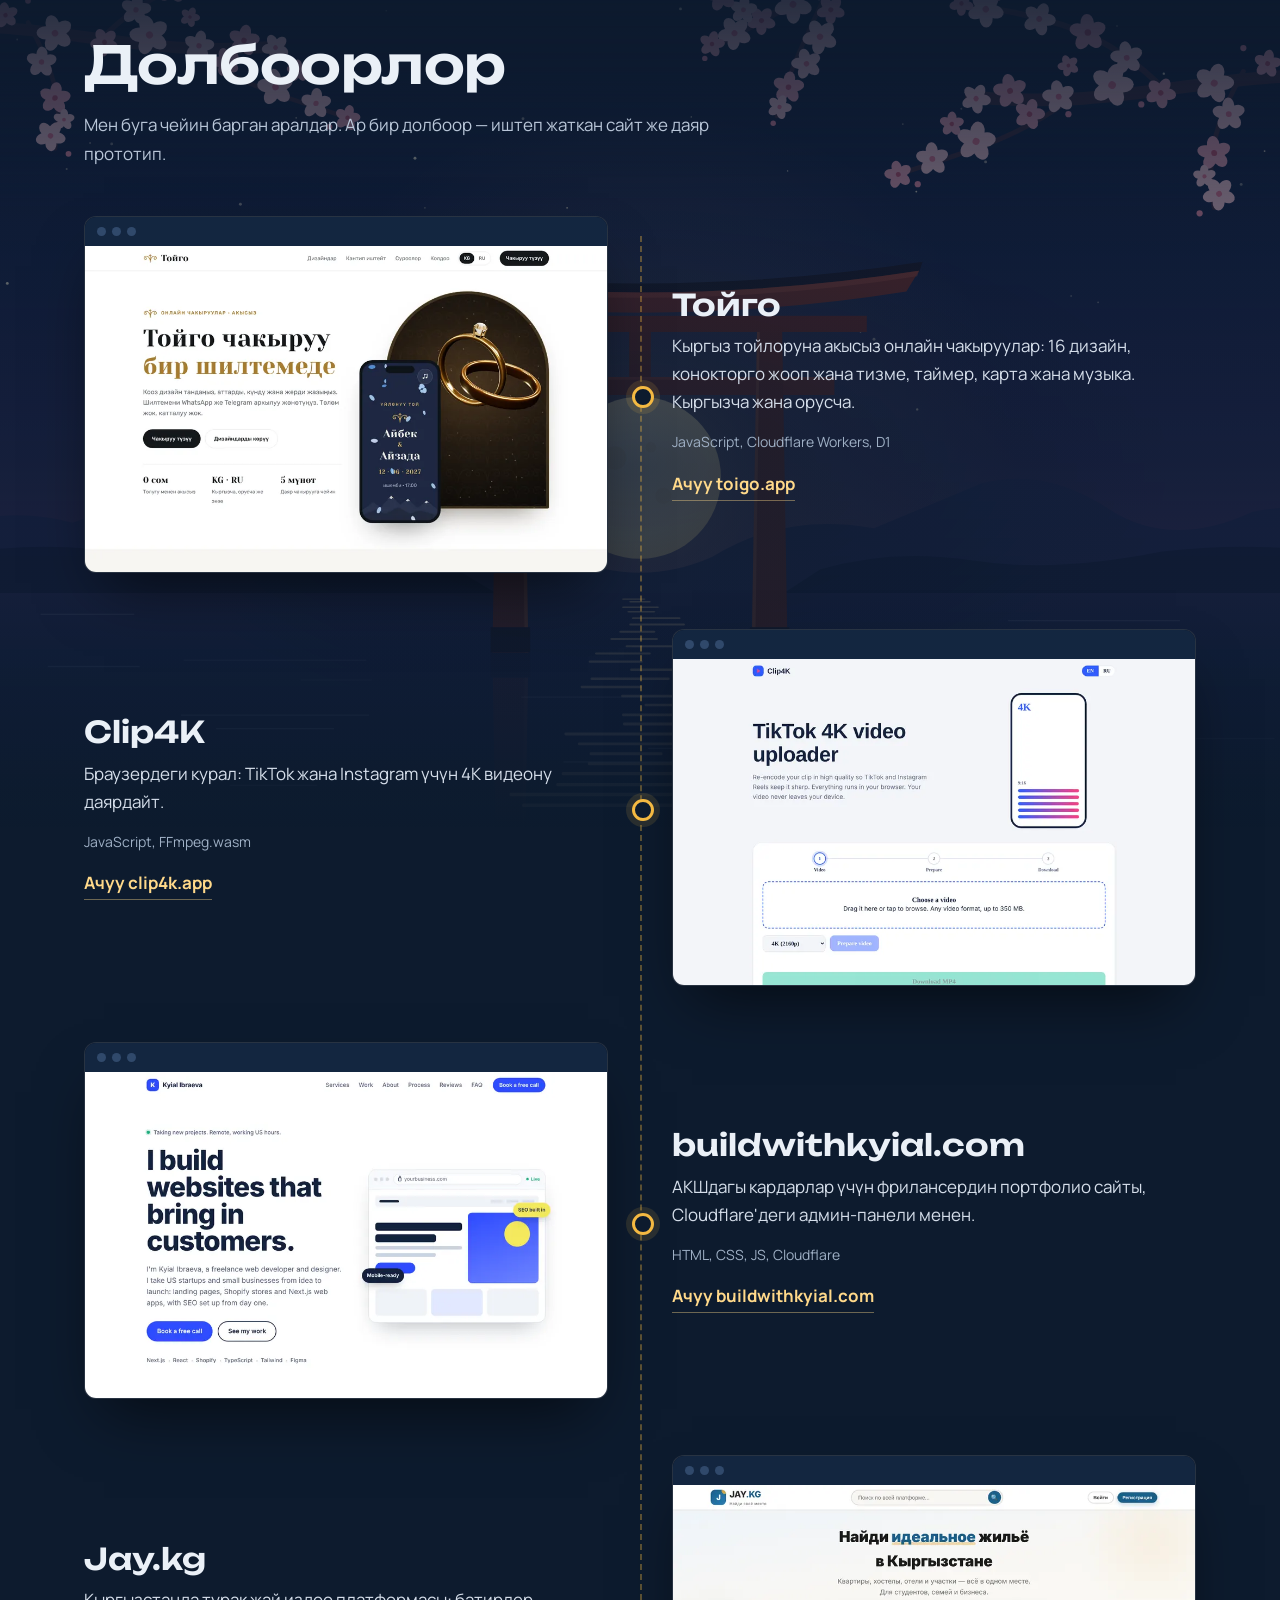
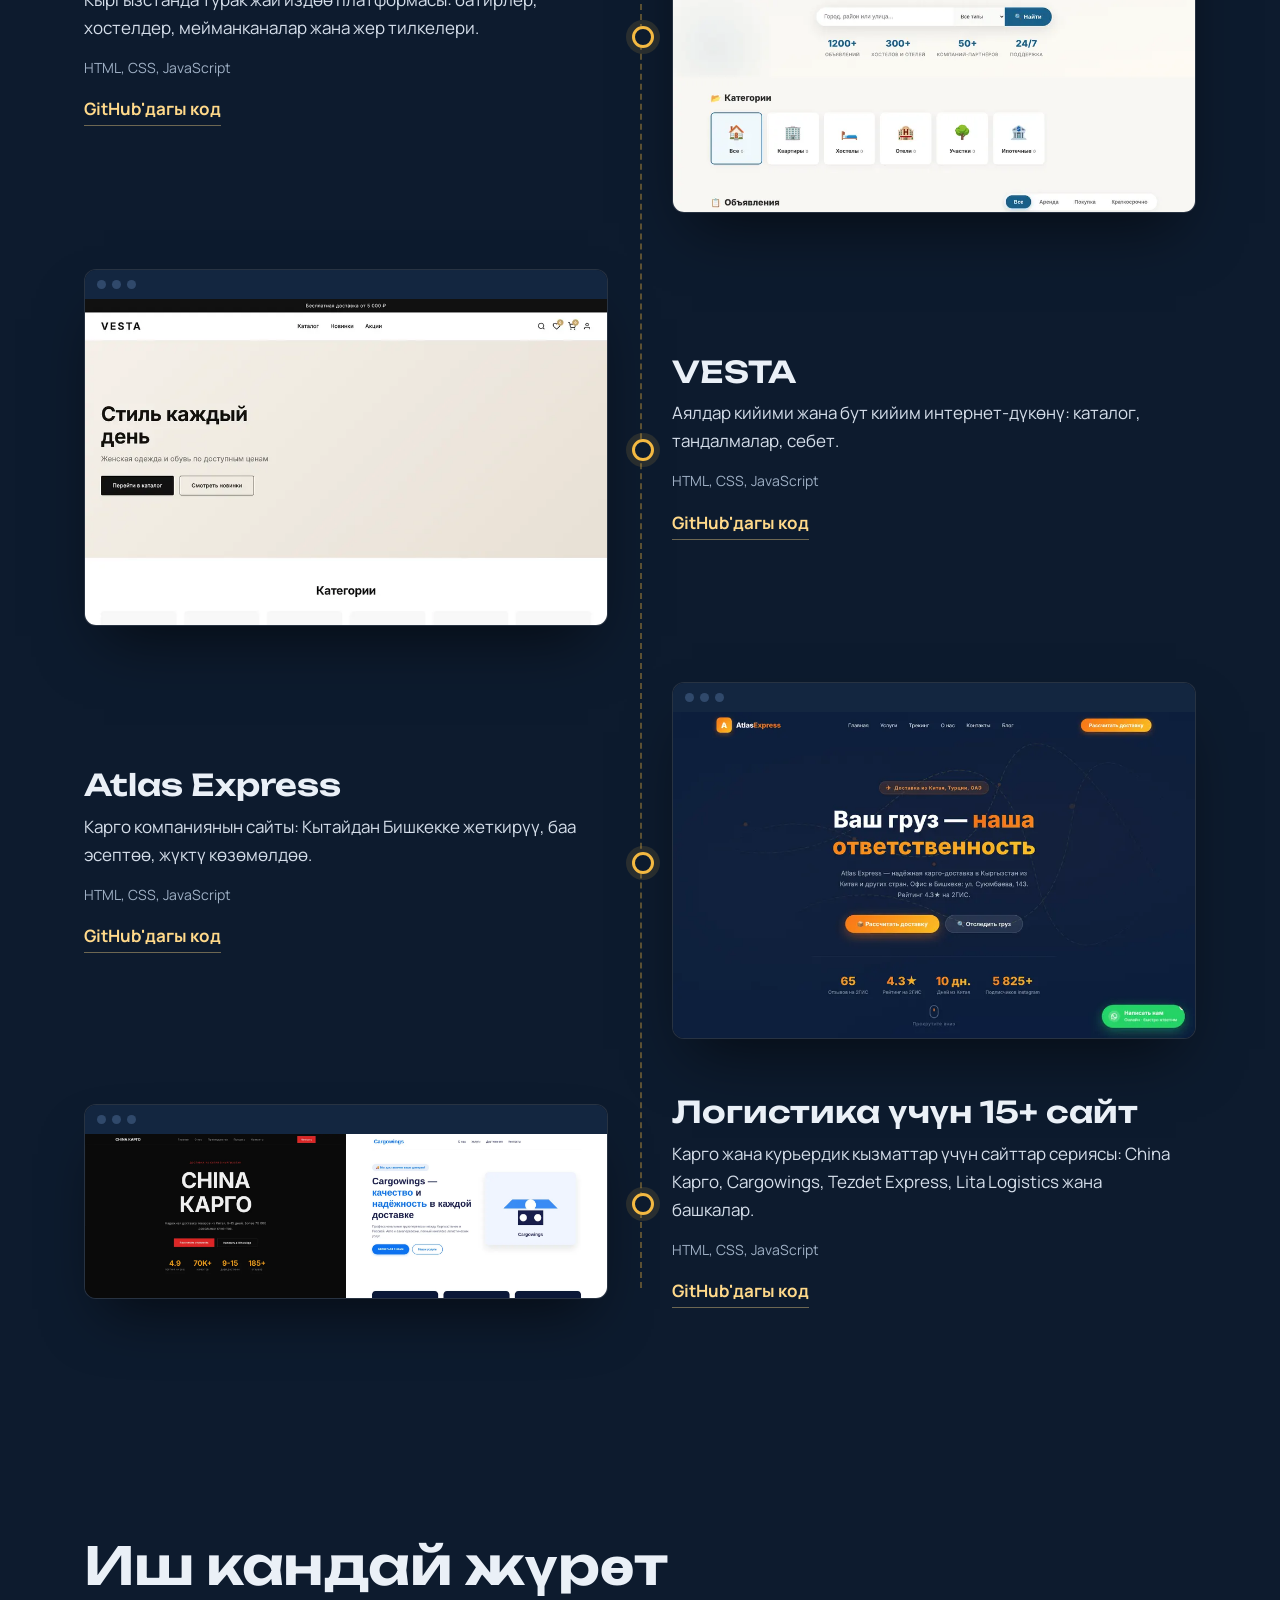
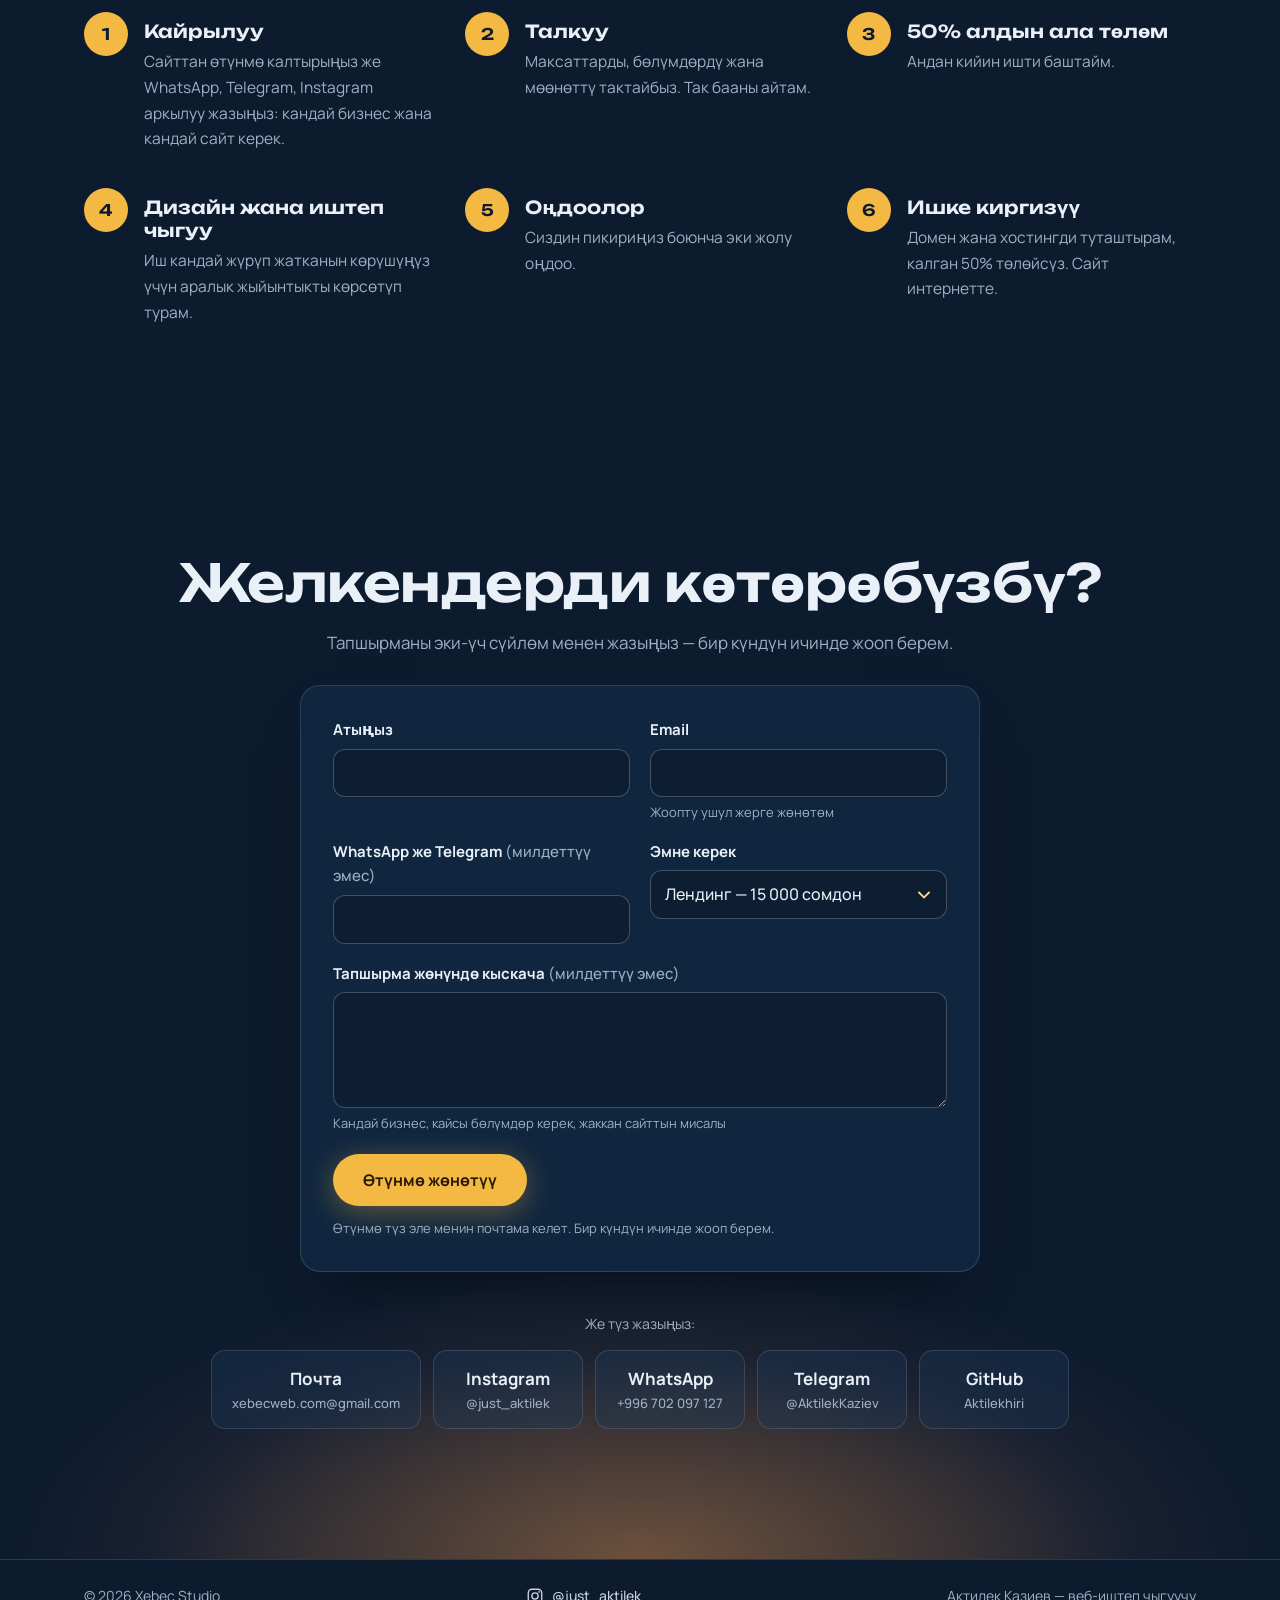
<file: public/ky/index.html>
<!doctype html>
<html lang="ky">
<head>
<meta charset="utf-8">
<meta name="viewport" content="width=device-width, initial-scale=1">
<title>Xebec Studio — сайттар ачкычы менен</title>
<meta name="description" content="Xebec Studio — ачкычы менен сайттар: лендинг, компаниянын сайты, интернет-дүкөн, портфолио жана редизайн. Каалаган өлкөдөгү кардарлар менен алыстан иштейм. Баалар 10 000 сомдон баштап.">
<link rel="canonical" href="https://xebecweb.com/ky/">
<link rel="alternate" hreflang="en" href="https://xebecweb.com/">
<link rel="alternate" hreflang="ru" href="https://xebecweb.com/ru/">
<link rel="alternate" hreflang="ky" href="https://xebecweb.com/ky/">
<link rel="alternate" hreflang="x-default" href="https://xebecweb.com/">
<meta name="theme-color" content="#0D1B2E">
<meta name="robots" content="index, follow, max-image-preview:large">
<meta property="og:type" content="website">
<meta property="og:site_name" content="Xebec Studio">
<meta property="og:url" content="https://xebecweb.com/ky/">
<meta property="og:title" content="Xebec Studio — сайттар ачкычы менен">
<meta property="og:description" content="Xebec Studio — ачкычы менен сайттар: лендинг, компаниянын сайты, интернет-дүкөн, портфолио жана редизайн. Каалаган өлкөдөгү кардарлар менен алыстан иштейм. Баалар 10 000 сомдон баштап.">
<meta property="og:image" content="https://xebecweb.com/assets/og-ky.jpg">
<meta property="og:image:width" content="1200">
<meta property="og:image:height" content="630">
<meta property="og:locale" content="ky_KG">
<meta property="og:locale:alternate" content="en_US">
<meta property="og:locale:alternate" content="ru_RU">
<meta name="twitter:card" content="summary_large_image">
<link rel="icon" href="../assets/favicon.svg" type="image/svg+xml">
<link rel="preload" href="../assets/fonts/unbounded-latin-800-normal.woff2" as="font" type="font/woff2" crossorigin>
<link rel="stylesheet" href="../assets/fonts.css">
<link rel="stylesheet" href="../styles.css">
<script type="application/ld+json">{"@context":"https://schema.org","@type":"ProfessionalService","name":"Xebec Studio","url":"https://xebecweb.com/ky/","image":"https://xebecweb.com/assets/og-ky.jpg","description":"Xebec Studio — ачкычы менен сайттар: лендинг, компаниянын сайты, интернет-дүкөн, портфолио жана редизайн. Каалаган өлкөдөгү кардарлар менен алыстан иштейм. Баалар 10 000 сомдон баштап.","email":"xebecweb.com@gmail.com","telephone":"+996702097127","areaServed":"Worldwide","availableLanguage":["English","Russian","Kyrgyz"],"priceRange":"10000–35000 KGS","founder":{"@type":"Person","name":"Актилек Казиев"},"sameAs":["https://instagram.com/just_aktilek","https://github.com/Aktilekhiri","https://t.me/AktilekKaziev"],"inLanguage":"ky"}</script>
</head>
<body>
<a class="skip" href="#main">Мазмунга өтүү</a>

<header class="bar" id="bar">
  <a class="brand" href="#top" aria-label="Xebec Studio">
    <svg viewBox="0 0 32 32" aria-hidden="true"><path d="M5 22h22l-3 5H8z" fill="currentColor"/><path d="M15 4v17M15 5l-9 15h9M17 7v14h8z" fill="none" stroke="currentColor" stroke-width="1.8" stroke-linejoin="round"/></svg>
    <span>Xebec Studio</span>
  </a>
  <nav class="nav" id="nav" aria-label="Main">
    <a href="#captain">Мен жөнүндө</a>
    <a href="#bounties">Баалар</a>
    <a href="#islands">Долбоорлор</a>
    <a href="#voyage">Этаптар</a>
    <a href="#contact">Байланыш</a>
  </nav>
  <nav class="langs" aria-label="Тил"><a href="../" hreflang="en" lang="en" aria-label="English">EN</a><a href="../ru/" hreflang="ru" lang="ru" aria-label="Русский">RU</a><a href="./" hreflang="ky" lang="ky" aria-label="Кыргызча" aria-current="page">KG</a></nav>
  <button class="menu-btn" id="menuBtn" type="button" aria-expanded="false" aria-controls="nav"><span></span><span></span><span class="sr">Меню</span></button>
</header>

<section class="hero" id="top">
  <canvas id="sea" aria-hidden="true"></canvas>
  <div class="hero-in">
    <h1 class="title"><span class="sr">Xebec Studio — сайттар ачкычы менен</span><span class="t1" aria-hidden="true">XEBEC</span><span class="t2" aria-hidden="true">STUDIO</span></h1>
    <p class="lede">Бизнес үчүн ачкычы менен сайттар — идеядан ишке киргизүүгө чейин. Баарын өзүм жасайм, ортомчусуз.</p>
    <div class="cta">
      <a class="btn gold" href="#contact">Долбоорду талкуулоо</a>
      <a class="btn ghost" href="#bounties">Бааларды көрүү</a>
    </div>
  </div>
  <a class="scroll-cue" href="#captain"><span>Сапарга</span><i aria-hidden="true"></i></a>
</section>

<main id="main" tabindex="-1">

<section class="captain" id="captain">
  <div class="wrap cap-grid">
    <figure class="cap-photo">
      <img src="../assets/img/aktilek.webp" width="800" height="1066" alt="Актилек Казиев" loading="lazy" decoding="async">
      <figcaption>Студиянын капитаны</figcaption>
    </figure>
    <div class="cap-text">
      <h2 class="h2">Салам, мен Актилек Казиев</h2>
      <p>Ала-Тоо эл аралык университетинде «Колдонмо математика жана информатика» багытында окуйм. Бизнес үчүн сайттарды жасайм: карго компаниялардан интернет-дүкөндөргө чейин.</p>
      <p>Жеке жана алыстан иштейм: түз эле мен менен сүйлөшөсүз. Веб-иштеп чыгууга чейин бир нече жыл математика боюнча ментор болгом, ошондуктан татаал нерсени жөнөкөй түшүндүрө алам.</p>
      <dl class="facts">
        <div><dt>Стек</dt><dd class="chips"><span>HTML</span><span>CSS</span><span>JavaScript</span><span>React</span><span>Java</span><span>Spring Boot</span><span>SQL</span><span>Git</span></dd></div>
        <div><dt>Тилдер</dt><dd>Кыргызча — эне тил, орусча — эркин, англисче — B2, немисче — A2</dd></div>
        <div><dt>Формат</dt><dd>Алыстан, каалаган өлкөдөгү кардарлар менен</dd></div>
        <div><dt>Instagram</dt><dd><a class="ig-link" href="https://instagram.com/just_aktilek" target="_blank" rel="noopener"><svg viewBox="0 0 24 24" aria-hidden="true"><rect x="3" y="3" width="18" height="18" rx="5" fill="none" stroke="currentColor" stroke-width="1.8"/><circle cx="12" cy="12" r="4.2" fill="none" stroke="currentColor" stroke-width="1.8"/><circle cx="17.4" cy="6.6" r="1.2" fill="currentColor"/></svg>@just_aktilek</a></dd></div>
      </dl>
    </div>
  </div>
</section>

<section class="bounties" id="bounties">
  <div class="wrap">
    <h2 class="h2 center">Баалар</h2>
    <p class="sub center">Баштапкы баалар. Акыркы сумма көлөмгө жараша болот, кыска сүйлөшүүдөн кийин так айтам.</p>
    <div class="posters">
      <article class="poster" style="--tilt:-2.2deg">
        <div class="w" aria-hidden="true">WANTED</div>
        <div class="pic" aria-hidden="true"><svg viewBox="0 0 64 64"><rect x="14" y="8" width="36" height="48" rx="3"/><path d="M20 18h24M20 26h16M20 40h24M20 46h18"/><rect x="20" y="31" width="10" height="4" rx="2"/></svg></div>
        <h3 class="name">Лендинг</h3>
        <div class="bounty"><b>15 000</b><small>сомдон баштап</small></div>
        <p>Кардарларды алып келүүчү бир барактуу сайт: сунуш, кызматтар, пикирлер, байланыш формасы.</p>
        <div class="term">Мөөнөт: 5–7 күн</div>
        <a class="order" href="#contact" data-service="landing">Буйрутма берүү</a>
      </article>
      <article class="poster" style="--tilt:1.6deg">
        <div class="w" aria-hidden="true">WANTED</div>
        <div class="pic" aria-hidden="true"><svg viewBox="0 0 64 64"><rect x="10" y="16" width="30" height="40" rx="3"/><path d="M18 12V10a2 2 0 0 1 2-2h28a2 2 0 0 1 2 2v36a2 2 0 0 1-2 2h-6"/><path d="M16 26h18M16 34h18M16 42h12"/></svg></div>
        <h3 class="name">Компаниянын сайты</h3>
        <div class="bounty"><b>35 000</b><small>сомдон баштап</small></div>
        <p>Бир нече барак: компания жөнүндө, кызматтар, баалар, байланыш, жаңылыктар.</p>
        <div class="term">Мөөнөт: 2–3 жума</div>
        <a class="order" href="#contact" data-service="corporate">Буйрутма берүү</a>
      </article>
      <article class="poster" style="--tilt:-1deg">
        <div class="w" aria-hidden="true">WANTED</div>
        <div class="pic" aria-hidden="true"><svg viewBox="0 0 64 64"><path d="M12 22h40l-4 32H16z"/><path d="M24 22v-4a8 8 0 0 1 16 0v4"/><path d="M24 30v2M40 30v2"/></svg></div>
        <h3 class="name">Интернет-дүкөн</h3>
        <div class="bounty"><b>23 000</b><small>сомдон баштап</small></div>
        <p>Каталог, товар барактары, себет жана буйрутма берүү.</p>
        <div class="term">Мөөнөт: 3–4 жума</div>
        <a class="order" href="#contact" data-service="shop">Буйрутма берүү</a>
      </article>
      <article class="poster" style="--tilt:2.1deg">
        <div class="w" aria-hidden="true">WANTED</div>
        <div class="pic" aria-hidden="true"><svg viewBox="0 0 64 64"><rect x="12" y="8" width="40" height="48" rx="3"/><circle cx="32" cy="26" r="8"/><path d="M20 48c2-7 7-10 12-10s10 3 12 10"/></svg></div>
        <h3 class="name">Портфолио же CV</h3>
        <div class="bounty"><b>10 000</b><small>сомдон баштап</small></div>
        <p>Адистин жеке сайты: тажрыйба, иштер, байланыш.</p>
        <div class="term">Мөөнөт: 3–5 күн</div>
        <a class="order" href="#contact" data-service="portfolio">Буйрутма берүү</a>
      </article>
      <article class="poster" style="--tilt:-1.7deg">
        <div class="w" aria-hidden="true">WANTED</div>
        <div class="pic" aria-hidden="true"><svg viewBox="0 0 64 64"><path d="M48 24a18 18 0 0 0-32-6"/><path d="M14 10v9h9"/><path d="M16 40a18 18 0 0 0 32 6"/><path d="M50 54v-9h-9"/><rect x="26" y="26" width="12" height="12" rx="2"/></svg></div>
        <h3 class="name">Редизайн</h3>
        <div class="bounty"><b>10 000</b><small>сомдон баштап</small></div>
        <p>Эски сайтты жаңылайм: заманбап көрүнүш, ылдамдык, телефонго ылайык.</p>
        <div class="term">Мөөнөт: 1–2 жума</div>
        <a class="order" href="#contact" data-service="redesign">Буйрутма берүү</a>
      </article>
    </div>
    <div class="terms">
      <h3 class="h3">Ар бир долбоорго кирет</h3>
      <ul class="inc">
        <li>Телефон жана планшетке ылайыкташтыруу</li>
        <li>Эки жолу акысыз оңдоо</li>
        <li>Домен жана хостингди туташтыруу (домендин өзү өзүнчө төлөнөт)</li>
        <li>Негизги SEO: аталыштар, сүрөттөмөлөр, жүктөлүү ылдамдыгы</li>
        <li>Тапшыргандан кийин колдоо</li>
      </ul>
      <p class="pay">Төлөм эки этапта: иш башталганга чейин 50% алдын ала жана тапшырганда 50%.</p>
    </div>
  </div>
</section>

<section class="islands" id="islands">
  <div class="isle-bg" aria-hidden="true">
    <div class="isle-scene">
      <img class="scene" src="../assets/sakura-night.svg" alt="" decoding="async">
      <div class="petals"><i class="petal" style="left:92.2%;--d:11.5s;--dl:-11.2s;--s:11px;--sw:3.5s"><b></b></i><i class="petal" style="left:5.7%;--d:14.4s;--dl:-12.5s;--s:11px;--sw:4.7s"><b></b></i><i class="petal" style="left:55.8%;--d:16.6s;--dl:-10.8s;--s:9px;--sw:3.5s"><b></b></i><i class="petal" style="left:37.4%;--d:14.0s;--dl:-3.6s;--s:15px;--sw:4.2s"><b></b></i><i class="petal" style="left:45.3%;--d:19.7s;--dl:-8.8s;--s:14px;--sw:3.2s"><b></b></i><i class="petal" style="left:62.6%;--d:12.6s;--dl:-12.9s;--s:9px;--sw:4.8s"><b></b></i><i class="petal" style="left:16.6%;--d:18.3s;--dl:-11.1s;--s:9px;--sw:3.8s"><b></b></i><i class="petal" style="left:32.9%;--d:19.3s;--dl:-2.7s;--s:10px;--sw:3.8s"><b></b></i><i class="petal" style="left:54.0%;--d:16.8s;--dl:-0.0s;--s:16px;--sw:4.3s"><b></b></i><i class="petal" style="left:97.2%;--d:17.8s;--dl:-19.7s;--s:13px;--sw:3.1s"><b></b></i><i class="petal" style="left:82.1%;--d:16.9s;--dl:-8.4s;--s:14px;--sw:4.5s"><b></b></i><i class="petal" style="left:17.9%;--d:12.2s;--dl:-19.6s;--s:9px;--sw:2.8s"><b></b></i><i class="petal" style="left:99.5%;--d:15.5s;--dl:-15.4s;--s:14px;--sw:2.6s"><b></b></i><i class="petal" style="left:81.6%;--d:12.5s;--dl:-9.1s;--s:12px;--sw:3.3s"><b></b></i></div>
    </div>
  </div>
  <div class="wrap">
    <h2 class="h2">Долбоорлор</h2>
    <p class="sub">Мен буга чейин барган аралдар. Ар бир долбоор — иштеп жаткан сайт же даяр прототип.</p>
    <ol class="route">
      <li class="isle">
        <a class="shot" href="https://toigo.app" target="_blank" rel="noopener" tabindex="-1" aria-hidden="true"><span class="chrome"><i></i><i></i><i></i></span><img src="../assets/work/toigo.webp" width="960" height="600" alt="Тойго" loading="lazy" decoding="async"></a>
        <div>
          <h3>Тойго</h3>
          <p>Кыргыз тойлоруна акысыз онлайн чакыруулар: 16 дизайн, конокторго жооп жана тизме, таймер, карта жана музыка. Кыргызча жана орусча.</p>
          <div class="tags">JavaScript, Cloudflare Workers, D1</div>
          <a class="link" href="https://toigo.app" target="_blank" rel="noopener">Ачуу toigo.app</a>
        </div>
      </li>
      <li class="isle">
        <a class="shot" href="https://clip4k.app" target="_blank" rel="noopener" tabindex="-1" aria-hidden="true"><span class="chrome"><i></i><i></i><i></i></span><img src="../assets/work/clip4k.webp" width="960" height="600" alt="Clip4K" loading="lazy" decoding="async"></a>
        <div>
          <h3>Clip4K</h3>
          <p>Браузердеги курал: TikTok жана Instagram үчүн 4K видеону даярдайт.</p>
          <div class="tags">JavaScript, FFmpeg.wasm</div>
          <a class="link" href="https://clip4k.app" target="_blank" rel="noopener">Ачуу clip4k.app</a>
        </div>
      </li>
      <li class="isle">
        <a class="shot" href="https://buildwithkyial.com" target="_blank" rel="noopener" tabindex="-1" aria-hidden="true"><span class="chrome"><i></i><i></i><i></i></span><img src="../assets/work/kyial.webp" width="960" height="600" alt="buildwithkyial.com" loading="lazy" decoding="async"></a>
        <div>
          <h3>buildwithkyial.com</h3>
          <p>АКШдагы кардарлар үчүн фрилансердин портфолио сайты, Cloudflare'деги админ-панели менен.</p>
          <div class="tags">HTML, CSS, JS, Cloudflare</div>
          <a class="link" href="https://buildwithkyial.com" target="_blank" rel="noopener">Ачуу buildwithkyial.com</a>
        </div>
      </li>
      <li class="isle">
        <a class="shot" href="https://github.com/Aktilekhiri/Jay.kg" target="_blank" rel="noopener" tabindex="-1" aria-hidden="true"><span class="chrome"><i></i><i></i><i></i></span><img src="../assets/work/jay.webp" width="960" height="600" alt="Jay.kg" loading="lazy" decoding="async"></a>
        <div>
          <h3>Jay.kg</h3>
          <p>Кыргызстанда турак жай издөө платформасы: батирлер, хостелдер, мейманканалар жана жер тилкелери.</p>
          <div class="tags">HTML, CSS, JavaScript</div>
          <a class="link" href="https://github.com/Aktilekhiri/Jay.kg" target="_blank" rel="noopener">GitHub'дагы код</a>
        </div>
      </li>
      <li class="isle">
        <a class="shot" href="https://github.com/Aktilekhiri/Vesta-" target="_blank" rel="noopener" tabindex="-1" aria-hidden="true"><span class="chrome"><i></i><i></i><i></i></span><img src="../assets/work/vesta.webp" width="960" height="600" alt="VESTA" loading="lazy" decoding="async"></a>
        <div>
          <h3>VESTA</h3>
          <p>Аялдар кийими жана бут кийим интернет-дүкөнү: каталог, тандалмалар, себет.</p>
          <div class="tags">HTML, CSS, JavaScript</div>
          <a class="link" href="https://github.com/Aktilekhiri/Vesta-" target="_blank" rel="noopener">GitHub'дагы код</a>
        </div>
      </li>
      <li class="isle">
        <a class="shot" href="https://github.com/Aktilekhiri/Atlas-express" target="_blank" rel="noopener" tabindex="-1" aria-hidden="true"><span class="chrome"><i></i><i></i><i></i></span><img src="../assets/work/atlas.webp" width="960" height="600" alt="Atlas Express" loading="lazy" decoding="async"></a>
        <div>
          <h3>Atlas Express</h3>
          <p>Карго компаниянын сайты: Кытайдан Бишкекке жеткирүү, баа эсептөө, жүктү көзөмөлдөө.</p>
          <div class="tags">HTML, CSS, JavaScript</div>
          <a class="link" href="https://github.com/Aktilekhiri/Atlas-express" target="_blank" rel="noopener">GitHub'дагы код</a>
        </div>
      </li>
      <li class="isle">
        <a class="shot duo" href="https://github.com/Aktilekhiri?tab=repositories" target="_blank" rel="noopener" tabindex="-1" aria-hidden="true"><span class="chrome"><i></i><i></i><i></i></span><span class="pair"><img src="../assets/work/china.webp" width="960" height="600" alt="" loading="lazy" decoding="async"><img src="../assets/work/cargowings.webp" width="960" height="600" alt="" loading="lazy" decoding="async"></span></a>
        <div>
          <h3>Логистика үчүн 15+ сайт</h3>
          <p>Карго жана курьердик кызматтар үчүн сайттар сериясы: China Карго, Cargowings, Tezdet Express, Lita Logistics жана башкалар.</p>
          <div class="tags">HTML, CSS, JavaScript</div>
          <a class="link" href="https://github.com/Aktilekhiri?tab=repositories" target="_blank" rel="noopener">GitHub'дагы код</a>
        </div>
      </li>
    </ol>
  </div>
</section>

<section class="voyage" id="voyage">
  <div class="wrap">
    <h2 class="h2">Иш кандай жүрөт</h2>
    <ol class="steps">
      <li><span class="n">1</span><div><h3>Кайрылуу</h3><p>Сайттан өтүнмө калтырыңыз же WhatsApp, Telegram, Instagram аркылуу жазыңыз: кандай бизнес жана кандай сайт керек.</p></div></li>
      <li><span class="n">2</span><div><h3>Талкуу</h3><p>Максаттарды, бөлүмдөрдү жана мөөнөттү тактайбыз. Так бааны айтам.</p></div></li>
      <li><span class="n">3</span><div><h3>50% алдын ала төлөм</h3><p>Андан кийин ишти баштайм.</p></div></li>
      <li><span class="n">4</span><div><h3>Дизайн жана иштеп чыгуу</h3><p>Иш кандай жүрүп жатканын көрүшүңүз үчүн аралык жыйынтыкты көрсөтүп турам.</p></div></li>
      <li><span class="n">5</span><div><h3>Оңдоолор</h3><p>Сиздин пикириңиз боюнча эки жолу оңдоо.</p></div></li>
      <li><span class="n">6</span><div><h3>Ишке киргизүү</h3><p>Домен жана хостингди туташтырам, калган 50% төлөйсүз. Сайт интернетте.</p></div></li>
    </ol>
  </div>
</section>

<section class="contact" id="contact">
  <div class="wrap">
    <h2 class="h2">Желкендерди көтөрөбүзбү?</h2>
    <p class="sub">Тапшырманы эки-үч сүйлөм менен жазыңыз — бир күндүн ичинде жооп берем.</p>

    <div class="lead-box">
      <p class="sent-note" id="sent" tabindex="-1">Рахмат! Өтүнмө жөнөтүлдү — бир күндүн ичинде почтаңызга жооп берем.</p>
      <form class="lead" id="leadForm" action="https://api.web3forms.com/submit" method="post"
            data-wa="996702097127" data-mail="xebecweb.com@gmail.com" data-title="Саламатсызбы! xebecweb.com сайтынан өтүнмө"
            data-l-name="Аты" data-l-service="Кызмат" data-l-msg="Тапшырма">
        <input type="hidden" name="access_key" value="2775c044-11af-4d92-966e-4e2f38633ee0">
        <input type="hidden" name="subject" value="Новая заявка с xebecweb.com">
        <input type="hidden" name="from_name" value="Xebec Studio — xebecweb.com">
        <input type="hidden" name="redirect" value="https://xebecweb.com/ky/#sent">
        <input type="hidden" name="page" value="KY · https://xebecweb.com/ky/">
        <input type="checkbox" name="botcheck" class="hp" tabindex="-1" autocomplete="off" aria-hidden="true">
        <div class="field">
          <label for="f-name">Атыңыз</label>
          <input id="f-name" name="name" type="text" autocomplete="name" maxlength="80" required aria-describedby="f-name-err">
          <p class="err" id="f-name-err" data-msg="Сизге кантип кайрылайын? Атыңызды жазыңыз"></p>
        </div>
        <div class="field">
          <label for="f-email">Email</label>
          <input id="f-email" name="email" type="email" autocomplete="email" inputmode="email" maxlength="120" required aria-describedby="f-email-hint f-email-err">
          <p class="hint" id="f-email-hint">Жоопту ушул жерге жөнөтөм</p>
          <p class="err" id="f-email-err" data-msg="Email'ди текшериңиз — жооп ошол жакка келет"></p>
        </div>
        <div class="field">
          <label for="f-phone">WhatsApp же Telegram <span class="opt">(милдеттүү эмес)</span></label>
          <input id="f-phone" name="whatsapp_telegram" type="text" autocomplete="tel" maxlength="60">
        </div>
        <div class="field">
          <label for="f-service">Эмне керек</label>
          <select id="f-service" name="service">
            <option value="Лендинг" data-id="landing">Лендинг — 15 000 сомдон</option>
            <option value="Компаниянын сайты" data-id="corporate">Компаниянын сайты — 35 000 сомдон</option>
            <option value="Интернет-дүкөн" data-id="shop">Интернет-дүкөн — 23 000 сомдон</option>
            <option value="Портфолио же CV" data-id="portfolio">Портфолио же CV — 10 000 сомдон</option>
            <option value="Редизайн" data-id="redesign">Редизайн — 10 000 сомдон</option>
            <option value="Башка / азырынча билбейм" data-id="other">Башка / азырынча билбейм</option>
          </select>
        </div>
        <div class="field full">
          <label for="f-msg">Тапшырма жөнүндө кыскача <span class="opt">(милдеттүү эмес)</span></label>
          <textarea id="f-msg" name="message" rows="4" maxlength="2000" aria-describedby="f-msg-hint"></textarea>
          <p class="hint" id="f-msg-hint">Кандай бизнес, кайсы бөлүмдөр керек, жаккан сайттын мисалы</p>
        </div>
        <div class="actions full">
          <button class="btn gold" type="submit" data-sending="Жөнөтүлүүдө…">Өтүнмө жөнөтүү</button>
          <p class="note">Өтүнмө түз эле менин почтама келет. Бир күндүн ичинде жооп берем.</p>
        </div>
        <div class="lead-fail full" role="alert" hidden>
          <p>Жөнөтүү мүмкүн болгон жок. Түз жазыңыз:</p>
          <div class="fail-actions">
            <a class="btn ghost" id="failMail" href="mailto:xebecweb.com@gmail.com">xebecweb.com@gmail.com</a>
            <a class="btn ghost" id="failWa" href="https://wa.me/996702097127" target="_blank" rel="noopener">WhatsApp</a>
          </div>
        </div>
      </form>
      <div class="lead-done" role="status" tabindex="-1" hidden>
        <svg viewBox="0 0 48 48" aria-hidden="true"><circle cx="24" cy="24" r="21"/><path d="M14 25l7 7 13-15"/></svg>
        <p>Рахмат! Өтүнмө жөнөтүлдү — бир күндүн ичинде почтаңызга жооп берем.</p>
        <button class="btn ghost" type="button" id="leadAgain">Дагы бирөөнү жөнөтүү</button>
      </div>
    </div>

    <p class="more">Же түз жазыңыз:</p>
    <ul class="channels">
      <li><a href="mailto:xebecweb.com@gmail.com?subject=Xebec%20Studio">Почта<small>xebecweb.com@gmail.com</small></a></li>
      <li><a class="ch-ig" href="https://instagram.com/just_aktilek" target="_blank" rel="noopener">Instagram<small>@just_aktilek</small></a></li>
      <li><a href="https://wa.me/996702097127?text=%D0%A1%D0%B0%D0%BB%D0%B0%D0%BC%D0%B0%D1%82%D1%81%D1%8B%D0%B7%D0%B1%D1%8B!%20%D0%A1%D0%B0%D0%B9%D1%82%20%D0%B1%D0%BE%D1%8E%D0%BD%D1%87%D0%B0%20%D1%81%D2%AF%D0%B9%D0%BB%D3%A9%D1%88%D0%BA%D2%AF%D0%BC%20%D0%BA%D0%B5%D0%BB%D0%B5%D1%82." target="_blank" rel="noopener">WhatsApp<small>+996 702 097 127</small></a></li>
      <li><a href="https://t.me/AktilekKaziev" target="_blank" rel="noopener">Telegram<small>@AktilekKaziev</small></a></li>
      <li><a href="https://github.com/Aktilekhiri" target="_blank" rel="noopener">GitHub<small>Aktilekhiri</small></a></li>
    </ul>
  </div>
</section>

</main>

<footer class="foot">
  <div class="wrap foot-in">
    <span>© <span id="year">2026</span> Xebec Studio</span>
    <a class="foot-ig" href="https://instagram.com/just_aktilek" target="_blank" rel="noopener"><svg viewBox="0 0 24 24" aria-hidden="true"><rect x="3" y="3" width="18" height="18" rx="5" fill="none" stroke="currentColor" stroke-width="1.8"/><circle cx="12" cy="12" r="4.2" fill="none" stroke="currentColor" stroke-width="1.8"/><circle cx="17.4" cy="6.6" r="1.2" fill="currentColor"/></svg>@just_aktilek</a>
    <span>Актилек Казиев — веб-иштеп чыгуучу</span>
  </div>
</footer>

<a class="logpose" id="logpose" href="#top" aria-label="Өйдө">
  <svg viewBox="0 0 64 64" aria-hidden="true">
    <circle cx="32" cy="34" r="22" class="lp-glass"/>
    <circle cx="32" cy="34" r="22" class="lp-ring"/>
    <path d="M28 10h8l-1 3h-6z" class="lp-cap"/>
    <g class="lp-ticks"><path d="M32 15v4M32 49v4M13 34h4M47 34h4"/></g>
    <g id="needle"><path d="M32 18l3.5 16h-7z" class="lp-n1"/><path d="M32 50l3.5-16h-7z" class="lp-n2"/><circle cx="32" cy="34" r="2.2" class="lp-cap"/></g>
  </svg>
</a>

<script src="../main.js"></script>
</body>
</html>
</file>
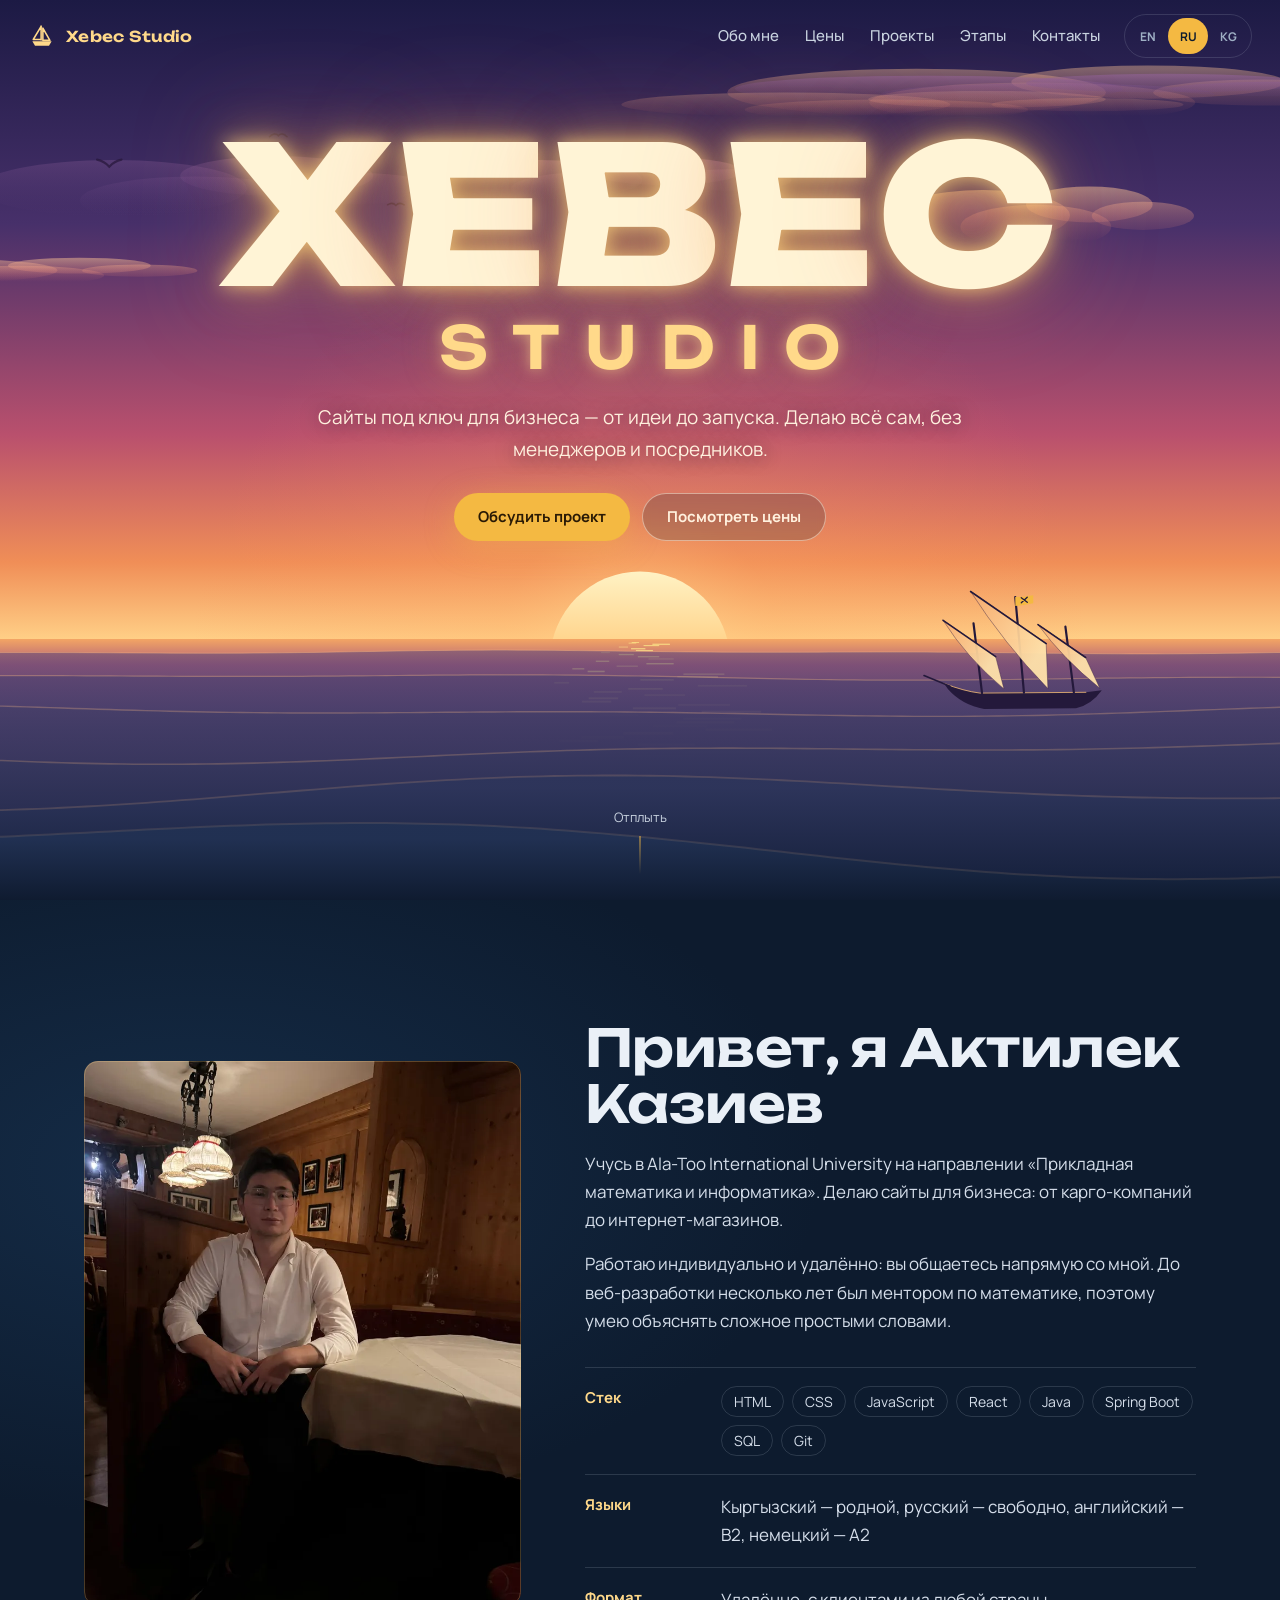
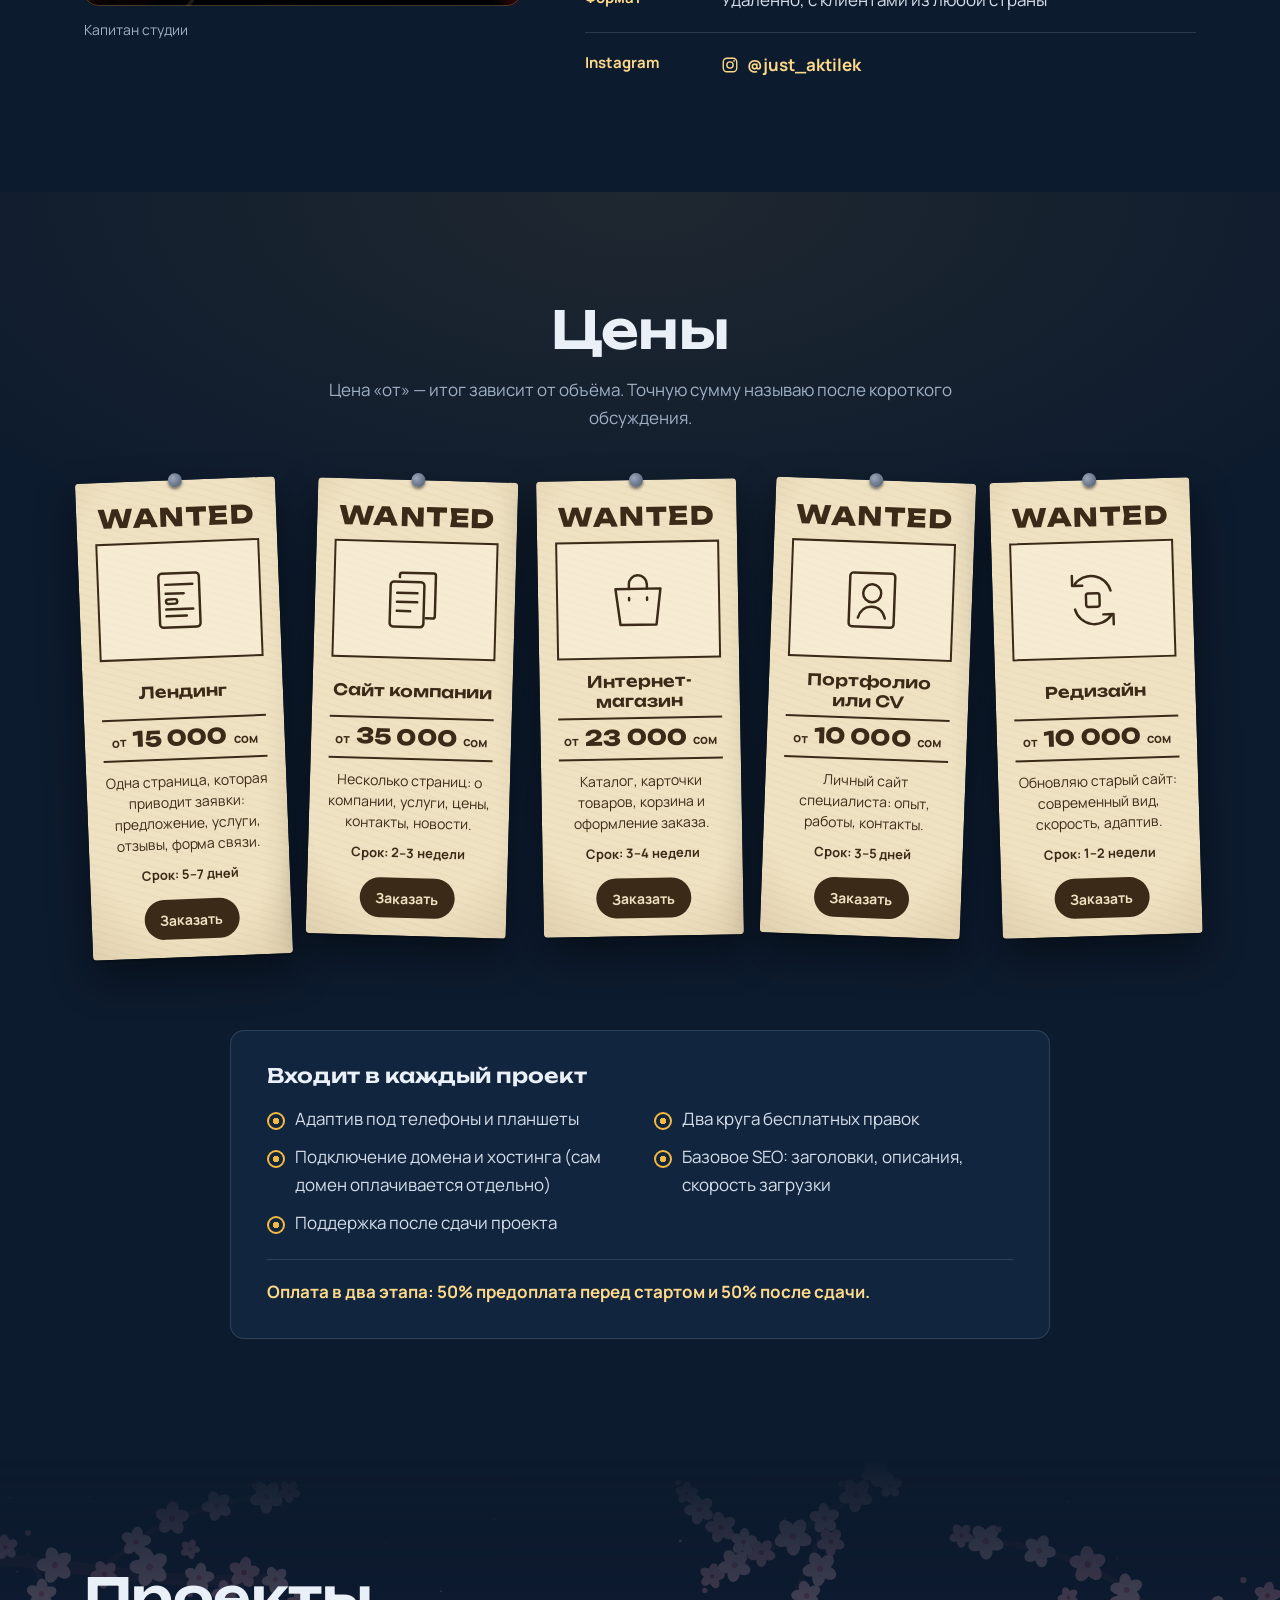
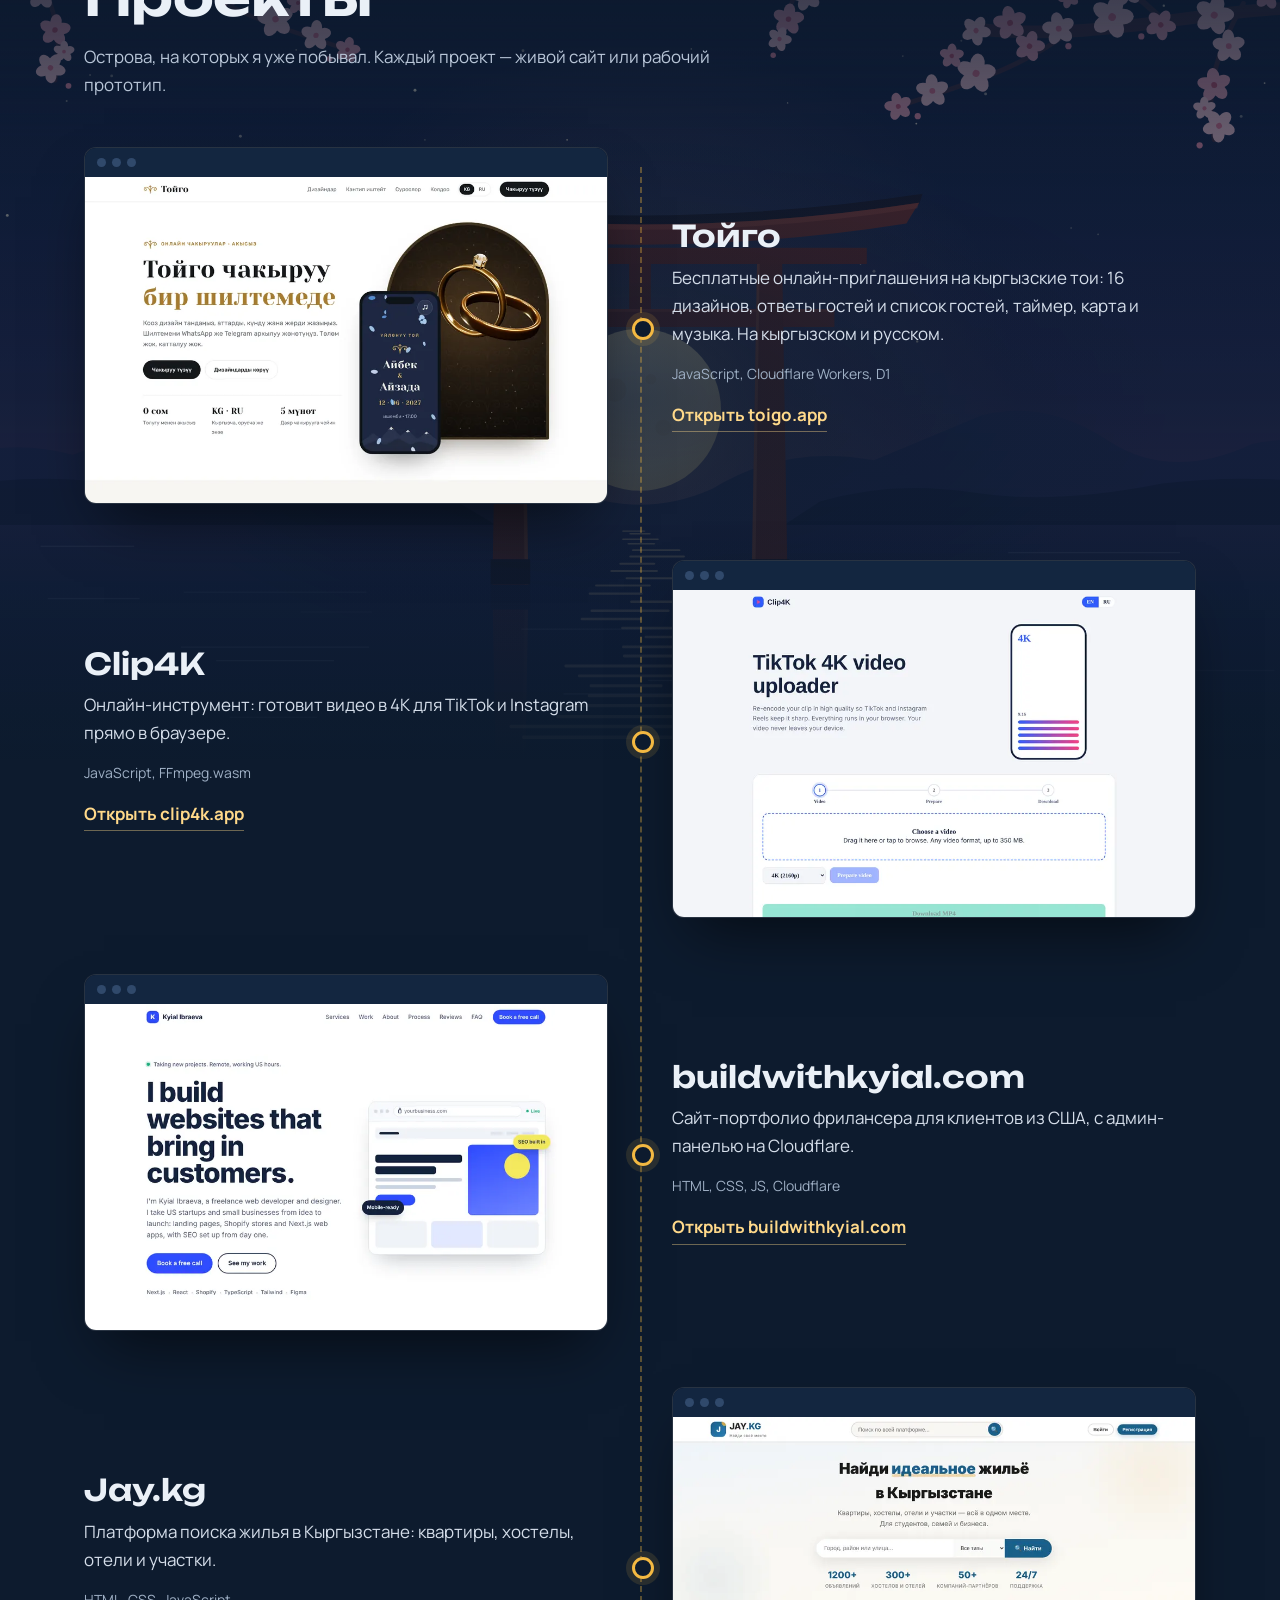
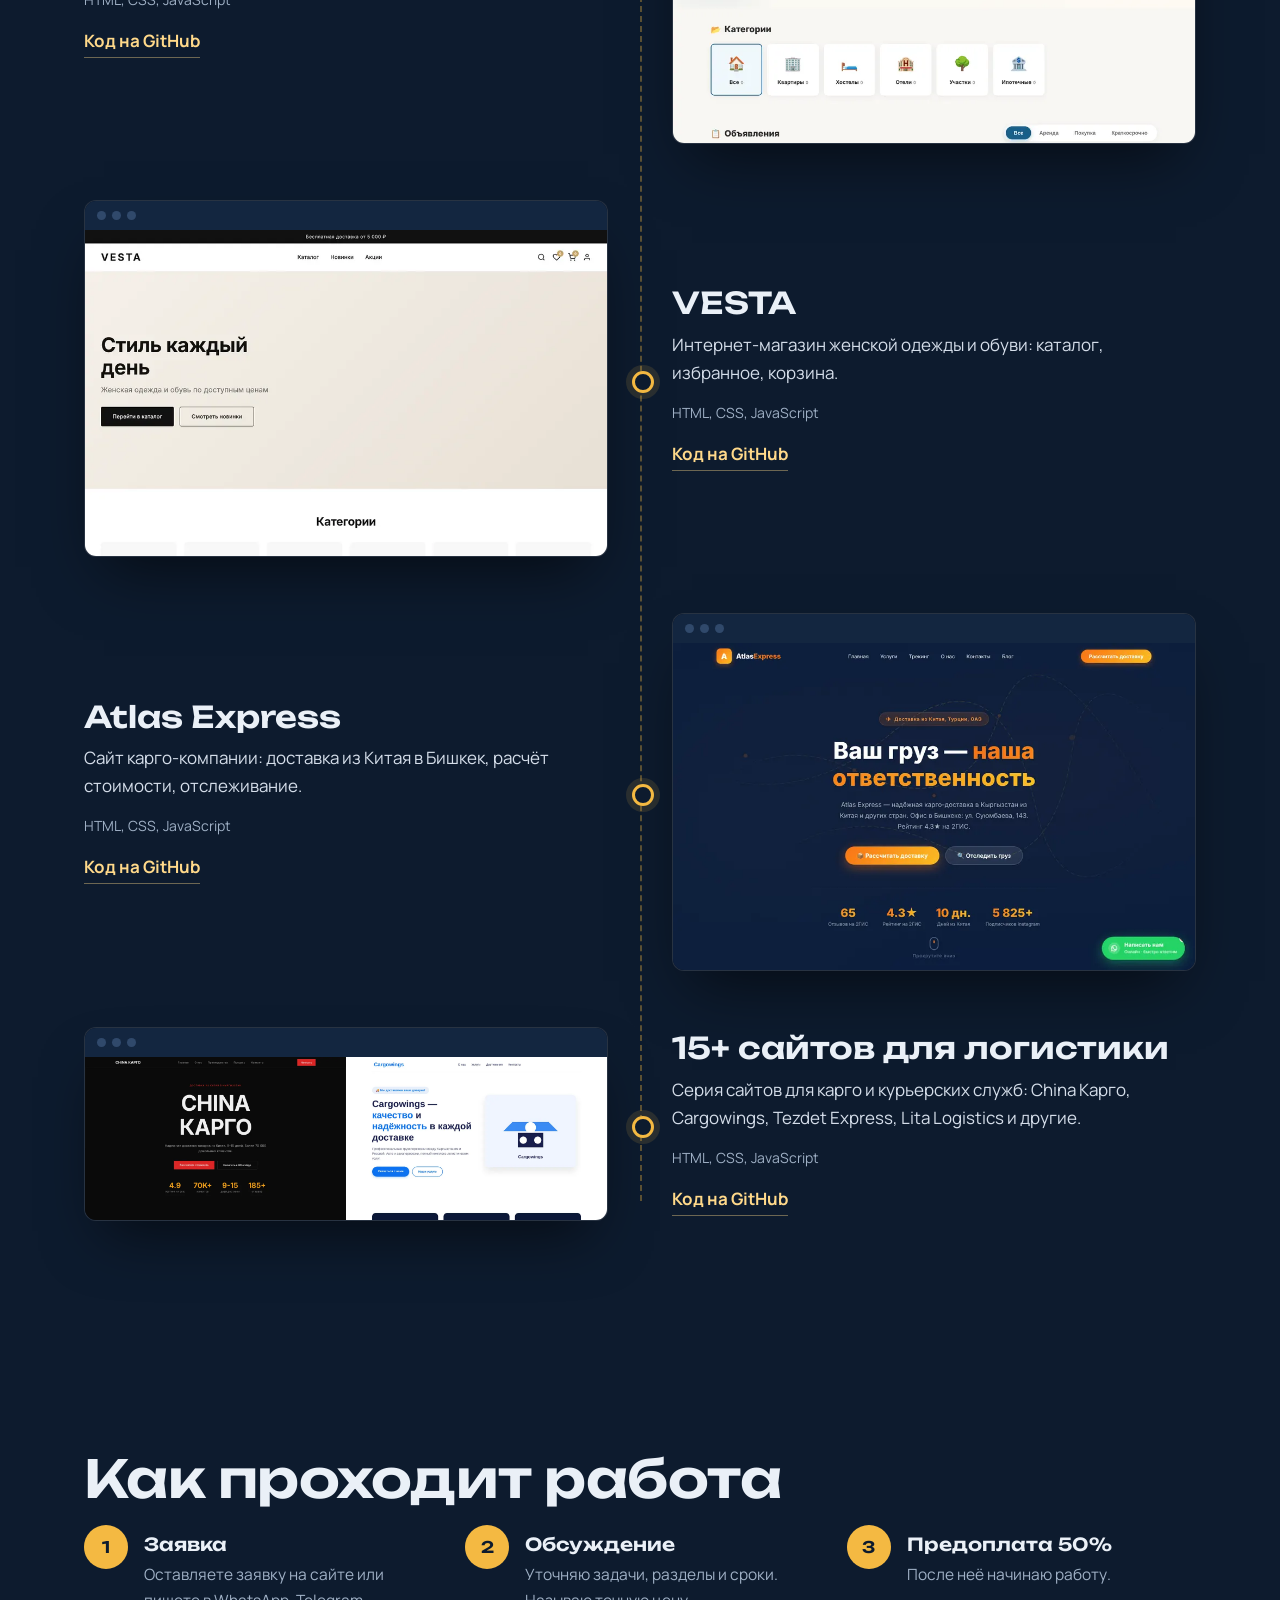
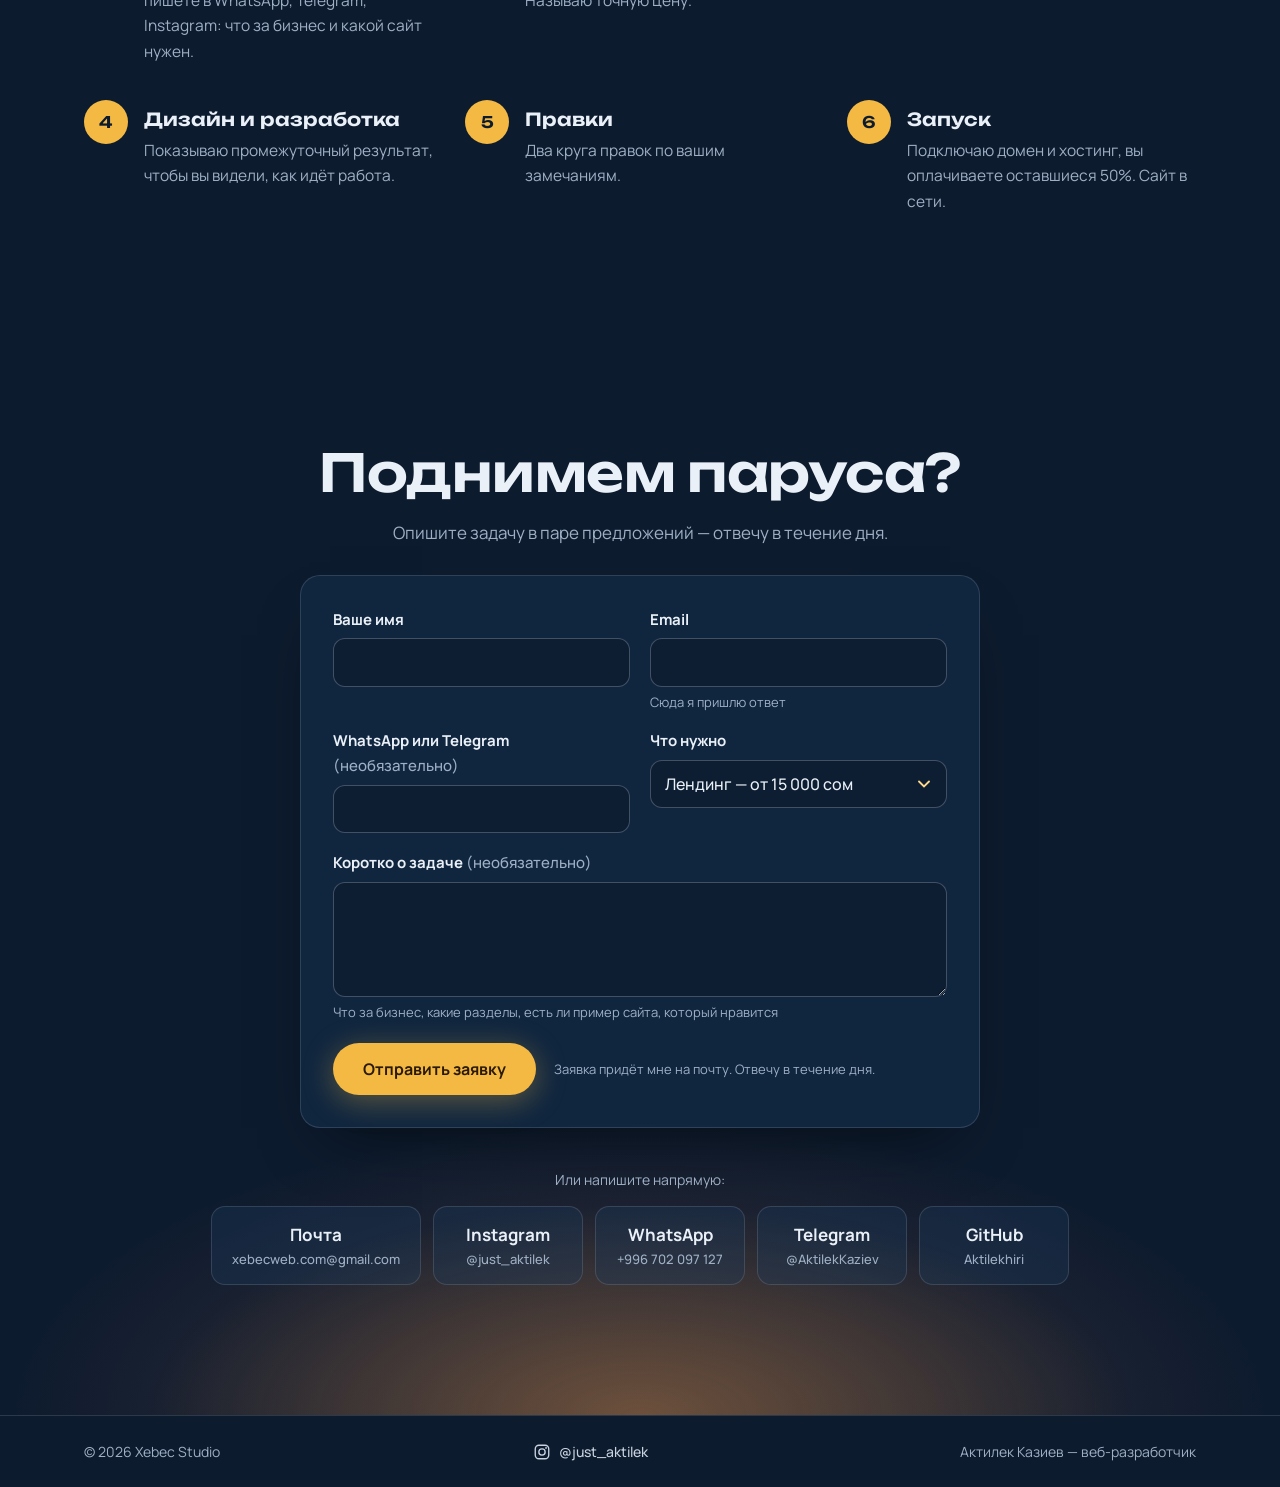
<file: public/ru/index.html>
<!doctype html>
<html lang="ru">
<head>
<meta charset="utf-8">
<meta name="viewport" content="width=device-width, initial-scale=1">
<title>Xebec Studio — сайты под ключ удалённо</title>
<meta name="description" content="Сайты под ключ для бизнеса: лендинги, сайты компаний, интернет-магазины, портфолио и редизайн. Работаю удалённо с клиентами из любой страны. Цены от 10 000 сом.">
<link rel="canonical" href="https://xebecweb.com/ru/">
<link rel="alternate" hreflang="en" href="https://xebecweb.com/">
<link rel="alternate" hreflang="ru" href="https://xebecweb.com/ru/">
<link rel="alternate" hreflang="ky" href="https://xebecweb.com/ky/">
<link rel="alternate" hreflang="x-default" href="https://xebecweb.com/">
<meta name="theme-color" content="#0D1B2E">
<meta name="robots" content="index, follow, max-image-preview:large">
<meta property="og:type" content="website">
<meta property="og:site_name" content="Xebec Studio">
<meta property="og:url" content="https://xebecweb.com/ru/">
<meta property="og:title" content="Xebec Studio — сайты под ключ удалённо">
<meta property="og:description" content="Сайты под ключ для бизнеса: лендинги, сайты компаний, интернет-магазины, портфолио и редизайн. Работаю удалённо с клиентами из любой страны. Цены от 10 000 сом.">
<meta property="og:image" content="https://xebecweb.com/assets/og-ru.jpg">
<meta property="og:image:width" content="1200">
<meta property="og:image:height" content="630">
<meta property="og:locale" content="ru_RU">
<meta property="og:locale:alternate" content="en_US">
<meta property="og:locale:alternate" content="ky_KG">
<meta name="twitter:card" content="summary_large_image">
<link rel="icon" href="../assets/favicon.svg" type="image/svg+xml">
<link rel="preload" href="../assets/fonts/unbounded-latin-800-normal.woff2" as="font" type="font/woff2" crossorigin>
<link rel="stylesheet" href="../assets/fonts.css">
<link rel="stylesheet" href="../styles.css">
<script type="application/ld+json">{"@context":"https://schema.org","@type":"ProfessionalService","name":"Xebec Studio","url":"https://xebecweb.com/ru/","image":"https://xebecweb.com/assets/og-ru.jpg","description":"Сайты под ключ для бизнеса: лендинги, сайты компаний, интернет-магазины, портфолио и редизайн. Работаю удалённо с клиентами из любой страны. Цены от 10 000 сом.","email":"xebecweb.com@gmail.com","telephone":"+996702097127","areaServed":"Worldwide","availableLanguage":["English","Russian","Kyrgyz"],"priceRange":"10000–35000 KGS","founder":{"@type":"Person","name":"Актилек Казиев"},"sameAs":["https://instagram.com/just_aktilek","https://github.com/Aktilekhiri","https://t.me/AktilekKaziev"],"inLanguage":"ru"}</script>
</head>
<body>
<a class="skip" href="#main">Перейти к содержанию</a>

<header class="bar" id="bar">
  <a class="brand" href="#top" aria-label="Xebec Studio">
    <svg viewBox="0 0 32 32" aria-hidden="true"><path d="M5 22h22l-3 5H8z" fill="currentColor"/><path d="M15 4v17M15 5l-9 15h9M17 7v14h8z" fill="none" stroke="currentColor" stroke-width="1.8" stroke-linejoin="round"/></svg>
    <span>Xebec Studio</span>
  </a>
  <nav class="nav" id="nav" aria-label="Main">
    <a href="#captain">Обо мне</a>
    <a href="#bounties">Цены</a>
    <a href="#islands">Проекты</a>
    <a href="#voyage">Этапы</a>
    <a href="#contact">Контакты</a>
  </nav>
  <nav class="langs" aria-label="Язык"><a href="../" hreflang="en" lang="en" aria-label="English">EN</a><a href="./" hreflang="ru" lang="ru" aria-label="Русский" aria-current="page">RU</a><a href="../ky/" hreflang="ky" lang="ky" aria-label="Кыргызча">KG</a></nav>
  <button class="menu-btn" id="menuBtn" type="button" aria-expanded="false" aria-controls="nav"><span></span><span></span><span class="sr">Меню</span></button>
</header>

<section class="hero" id="top">
  <canvas id="sea" aria-hidden="true"></canvas>
  <div class="hero-in">
    <h1 class="title"><span class="sr">Xebec Studio — сайты под ключ</span><span class="t1" aria-hidden="true">XEBEC</span><span class="t2" aria-hidden="true">STUDIO</span></h1>
    <p class="lede">Сайты под ключ для бизнеса — от идеи до запуска. Делаю всё сам, без менеджеров и посредников.</p>
    <div class="cta">
      <a class="btn gold" href="#contact">Обсудить проект</a>
      <a class="btn ghost" href="#bounties">Посмотреть цены</a>
    </div>
  </div>
  <a class="scroll-cue" href="#captain"><span>Отплыть</span><i aria-hidden="true"></i></a>
</section>

<main id="main" tabindex="-1">

<section class="captain" id="captain">
  <div class="wrap cap-grid">
    <figure class="cap-photo">
      <img src="../assets/img/aktilek.webp" width="800" height="1066" alt="Актилек Казиев" loading="lazy" decoding="async">
      <figcaption>Капитан студии</figcaption>
    </figure>
    <div class="cap-text">
      <h2 class="h2">Привет, я Актилек Казиев</h2>
      <p>Учусь в Ala-Too International University на направлении «Прикладная математика и информатика». Делаю сайты для бизнеса: от карго-компаний до интернет-магазинов.</p>
      <p>Работаю индивидуально и удалённо: вы общаетесь напрямую со мной. До веб-разработки несколько лет был ментором по математике, поэтому умею объяснять сложное простыми словами.</p>
      <dl class="facts">
        <div><dt>Стек</dt><dd class="chips"><span>HTML</span><span>CSS</span><span>JavaScript</span><span>React</span><span>Java</span><span>Spring Boot</span><span>SQL</span><span>Git</span></dd></div>
        <div><dt>Языки</dt><dd>Кыргызский — родной, русский — свободно, английский — B2, немецкий — A2</dd></div>
        <div><dt>Формат</dt><dd>Удалённо, с клиентами из любой страны</dd></div>
        <div><dt>Instagram</dt><dd><a class="ig-link" href="https://instagram.com/just_aktilek" target="_blank" rel="noopener"><svg viewBox="0 0 24 24" aria-hidden="true"><rect x="3" y="3" width="18" height="18" rx="5" fill="none" stroke="currentColor" stroke-width="1.8"/><circle cx="12" cy="12" r="4.2" fill="none" stroke="currentColor" stroke-width="1.8"/><circle cx="17.4" cy="6.6" r="1.2" fill="currentColor"/></svg>@just_aktilek</a></dd></div>
      </dl>
    </div>
  </div>
</section>

<section class="bounties" id="bounties">
  <div class="wrap">
    <h2 class="h2 center">Цены</h2>
    <p class="sub center">Цена «от» — итог зависит от объёма. Точную сумму называю после короткого обсуждения.</p>
    <div class="posters">
      <article class="poster" style="--tilt:-2.2deg">
        <div class="w" aria-hidden="true">WANTED</div>
        <div class="pic" aria-hidden="true"><svg viewBox="0 0 64 64"><rect x="14" y="8" width="36" height="48" rx="3"/><path d="M20 18h24M20 26h16M20 40h24M20 46h18"/><rect x="20" y="31" width="10" height="4" rx="2"/></svg></div>
        <h3 class="name">Лендинг</h3>
        <div class="bounty"><small>от</small><b>15 000</b><small>сом</small></div>
        <p>Одна страница, которая приводит заявки: предложение, услуги, отзывы, форма связи.</p>
        <div class="term">Срок: 5–7 дней</div>
        <a class="order" href="#contact" data-service="landing">Заказать</a>
      </article>
      <article class="poster" style="--tilt:1.6deg">
        <div class="w" aria-hidden="true">WANTED</div>
        <div class="pic" aria-hidden="true"><svg viewBox="0 0 64 64"><rect x="10" y="16" width="30" height="40" rx="3"/><path d="M18 12V10a2 2 0 0 1 2-2h28a2 2 0 0 1 2 2v36a2 2 0 0 1-2 2h-6"/><path d="M16 26h18M16 34h18M16 42h12"/></svg></div>
        <h3 class="name">Сайт компании</h3>
        <div class="bounty"><small>от</small><b>35 000</b><small>сом</small></div>
        <p>Несколько страниц: о компании, услуги, цены, контакты, новости.</p>
        <div class="term">Срок: 2–3 недели</div>
        <a class="order" href="#contact" data-service="corporate">Заказать</a>
      </article>
      <article class="poster" style="--tilt:-1deg">
        <div class="w" aria-hidden="true">WANTED</div>
        <div class="pic" aria-hidden="true"><svg viewBox="0 0 64 64"><path d="M12 22h40l-4 32H16z"/><path d="M24 22v-4a8 8 0 0 1 16 0v4"/><path d="M24 30v2M40 30v2"/></svg></div>
        <h3 class="name">Интернет-магазин</h3>
        <div class="bounty"><small>от</small><b>23 000</b><small>сом</small></div>
        <p>Каталог, карточки товаров, корзина и оформление заказа.</p>
        <div class="term">Срок: 3–4 недели</div>
        <a class="order" href="#contact" data-service="shop">Заказать</a>
      </article>
      <article class="poster" style="--tilt:2.1deg">
        <div class="w" aria-hidden="true">WANTED</div>
        <div class="pic" aria-hidden="true"><svg viewBox="0 0 64 64"><rect x="12" y="8" width="40" height="48" rx="3"/><circle cx="32" cy="26" r="8"/><path d="M20 48c2-7 7-10 12-10s10 3 12 10"/></svg></div>
        <h3 class="name">Портфолио или CV</h3>
        <div class="bounty"><small>от</small><b>10 000</b><small>сом</small></div>
        <p>Личный сайт специалиста: опыт, работы, контакты.</p>
        <div class="term">Срок: 3–5 дней</div>
        <a class="order" href="#contact" data-service="portfolio">Заказать</a>
      </article>
      <article class="poster" style="--tilt:-1.7deg">
        <div class="w" aria-hidden="true">WANTED</div>
        <div class="pic" aria-hidden="true"><svg viewBox="0 0 64 64"><path d="M48 24a18 18 0 0 0-32-6"/><path d="M14 10v9h9"/><path d="M16 40a18 18 0 0 0 32 6"/><path d="M50 54v-9h-9"/><rect x="26" y="26" width="12" height="12" rx="2"/></svg></div>
        <h3 class="name">Редизайн</h3>
        <div class="bounty"><small>от</small><b>10 000</b><small>сом</small></div>
        <p>Обновляю старый сайт: современный вид, скорость, адаптив.</p>
        <div class="term">Срок: 1–2 недели</div>
        <a class="order" href="#contact" data-service="redesign">Заказать</a>
      </article>
    </div>
    <div class="terms">
      <h3 class="h3">Входит в каждый проект</h3>
      <ul class="inc">
        <li>Адаптив под телефоны и планшеты</li>
        <li>Два круга бесплатных правок</li>
        <li>Подключение домена и хостинга (сам домен оплачивается отдельно)</li>
        <li>Базовое SEO: заголовки, описания, скорость загрузки</li>
        <li>Поддержка после сдачи проекта</li>
      </ul>
      <p class="pay">Оплата в два этапа: 50% предоплата перед стартом и 50% после сдачи.</p>
    </div>
  </div>
</section>

<section class="islands" id="islands">
  <div class="isle-bg" aria-hidden="true">
    <div class="isle-scene">
      <img class="scene" src="../assets/sakura-night.svg" alt="" decoding="async">
      <div class="petals"><i class="petal" style="left:92.2%;--d:11.5s;--dl:-11.2s;--s:11px;--sw:3.5s"><b></b></i><i class="petal" style="left:5.7%;--d:14.4s;--dl:-12.5s;--s:11px;--sw:4.7s"><b></b></i><i class="petal" style="left:55.8%;--d:16.6s;--dl:-10.8s;--s:9px;--sw:3.5s"><b></b></i><i class="petal" style="left:37.4%;--d:14.0s;--dl:-3.6s;--s:15px;--sw:4.2s"><b></b></i><i class="petal" style="left:45.3%;--d:19.7s;--dl:-8.8s;--s:14px;--sw:3.2s"><b></b></i><i class="petal" style="left:62.6%;--d:12.6s;--dl:-12.9s;--s:9px;--sw:4.8s"><b></b></i><i class="petal" style="left:16.6%;--d:18.3s;--dl:-11.1s;--s:9px;--sw:3.8s"><b></b></i><i class="petal" style="left:32.9%;--d:19.3s;--dl:-2.7s;--s:10px;--sw:3.8s"><b></b></i><i class="petal" style="left:54.0%;--d:16.8s;--dl:-0.0s;--s:16px;--sw:4.3s"><b></b></i><i class="petal" style="left:97.2%;--d:17.8s;--dl:-19.7s;--s:13px;--sw:3.1s"><b></b></i><i class="petal" style="left:82.1%;--d:16.9s;--dl:-8.4s;--s:14px;--sw:4.5s"><b></b></i><i class="petal" style="left:17.9%;--d:12.2s;--dl:-19.6s;--s:9px;--sw:2.8s"><b></b></i><i class="petal" style="left:99.5%;--d:15.5s;--dl:-15.4s;--s:14px;--sw:2.6s"><b></b></i><i class="petal" style="left:81.6%;--d:12.5s;--dl:-9.1s;--s:12px;--sw:3.3s"><b></b></i></div>
    </div>
  </div>
  <div class="wrap">
    <h2 class="h2">Проекты</h2>
    <p class="sub">Острова, на которых я уже побывал. Каждый проект — живой сайт или рабочий прототип.</p>
    <ol class="route">
      <li class="isle">
        <a class="shot" href="https://toigo.app" target="_blank" rel="noopener" tabindex="-1" aria-hidden="true"><span class="chrome"><i></i><i></i><i></i></span><img src="../assets/work/toigo.webp" width="960" height="600" alt="Тойго" loading="lazy" decoding="async"></a>
        <div>
          <h3>Тойго</h3>
          <p>Бесплатные онлайн-приглашения на кыргызские тои: 16 дизайнов, ответы гостей и список гостей, таймер, карта и музыка. На кыргызском и русском.</p>
          <div class="tags">JavaScript, Cloudflare Workers, D1</div>
          <a class="link" href="https://toigo.app" target="_blank" rel="noopener">Открыть toigo.app</a>
        </div>
      </li>
      <li class="isle">
        <a class="shot" href="https://clip4k.app" target="_blank" rel="noopener" tabindex="-1" aria-hidden="true"><span class="chrome"><i></i><i></i><i></i></span><img src="../assets/work/clip4k.webp" width="960" height="600" alt="Clip4K" loading="lazy" decoding="async"></a>
        <div>
          <h3>Clip4K</h3>
          <p>Онлайн-инструмент: готовит видео в 4K для TikTok и Instagram прямо в браузере.</p>
          <div class="tags">JavaScript, FFmpeg.wasm</div>
          <a class="link" href="https://clip4k.app" target="_blank" rel="noopener">Открыть clip4k.app</a>
        </div>
      </li>
      <li class="isle">
        <a class="shot" href="https://buildwithkyial.com" target="_blank" rel="noopener" tabindex="-1" aria-hidden="true"><span class="chrome"><i></i><i></i><i></i></span><img src="../assets/work/kyial.webp" width="960" height="600" alt="buildwithkyial.com" loading="lazy" decoding="async"></a>
        <div>
          <h3>buildwithkyial.com</h3>
          <p>Сайт-портфолио фрилансера для клиентов из США, с админ-панелью на Cloudflare.</p>
          <div class="tags">HTML, CSS, JS, Cloudflare</div>
          <a class="link" href="https://buildwithkyial.com" target="_blank" rel="noopener">Открыть buildwithkyial.com</a>
        </div>
      </li>
      <li class="isle">
        <a class="shot" href="https://github.com/Aktilekhiri/Jay.kg" target="_blank" rel="noopener" tabindex="-1" aria-hidden="true"><span class="chrome"><i></i><i></i><i></i></span><img src="../assets/work/jay.webp" width="960" height="600" alt="Jay.kg" loading="lazy" decoding="async"></a>
        <div>
          <h3>Jay.kg</h3>
          <p>Платформа поиска жилья в Кыргызстане: квартиры, хостелы, отели и участки.</p>
          <div class="tags">HTML, CSS, JavaScript</div>
          <a class="link" href="https://github.com/Aktilekhiri/Jay.kg" target="_blank" rel="noopener">Код на GitHub</a>
        </div>
      </li>
      <li class="isle">
        <a class="shot" href="https://github.com/Aktilekhiri/Vesta-" target="_blank" rel="noopener" tabindex="-1" aria-hidden="true"><span class="chrome"><i></i><i></i><i></i></span><img src="../assets/work/vesta.webp" width="960" height="600" alt="VESTA" loading="lazy" decoding="async"></a>
        <div>
          <h3>VESTA</h3>
          <p>Интернет-магазин женской одежды и обуви: каталог, избранное, корзина.</p>
          <div class="tags">HTML, CSS, JavaScript</div>
          <a class="link" href="https://github.com/Aktilekhiri/Vesta-" target="_blank" rel="noopener">Код на GitHub</a>
        </div>
      </li>
      <li class="isle">
        <a class="shot" href="https://github.com/Aktilekhiri/Atlas-express" target="_blank" rel="noopener" tabindex="-1" aria-hidden="true"><span class="chrome"><i></i><i></i><i></i></span><img src="../assets/work/atlas.webp" width="960" height="600" alt="Atlas Express" loading="lazy" decoding="async"></a>
        <div>
          <h3>Atlas Express</h3>
          <p>Сайт карго-компании: доставка из Китая в Бишкек, расчёт стоимости, отслеживание.</p>
          <div class="tags">HTML, CSS, JavaScript</div>
          <a class="link" href="https://github.com/Aktilekhiri/Atlas-express" target="_blank" rel="noopener">Код на GitHub</a>
        </div>
      </li>
      <li class="isle">
        <a class="shot duo" href="https://github.com/Aktilekhiri?tab=repositories" target="_blank" rel="noopener" tabindex="-1" aria-hidden="true"><span class="chrome"><i></i><i></i><i></i></span><span class="pair"><img src="../assets/work/china.webp" width="960" height="600" alt="" loading="lazy" decoding="async"><img src="../assets/work/cargowings.webp" width="960" height="600" alt="" loading="lazy" decoding="async"></span></a>
        <div>
          <h3>15+ сайтов для логистики</h3>
          <p>Серия сайтов для карго и курьерских служб: China Карго, Cargowings, Tezdet Express, Lita Logistics и другие.</p>
          <div class="tags">HTML, CSS, JavaScript</div>
          <a class="link" href="https://github.com/Aktilekhiri?tab=repositories" target="_blank" rel="noopener">Код на GitHub</a>
        </div>
      </li>
    </ol>
  </div>
</section>

<section class="voyage" id="voyage">
  <div class="wrap">
    <h2 class="h2">Как проходит работа</h2>
    <ol class="steps">
      <li><span class="n">1</span><div><h3>Заявка</h3><p>Оставляете заявку на сайте или пишете в WhatsApp, Telegram, Instagram: что за бизнес и какой сайт нужен.</p></div></li>
      <li><span class="n">2</span><div><h3>Обсуждение</h3><p>Уточняю задачи, разделы и сроки. Называю точную цену.</p></div></li>
      <li><span class="n">3</span><div><h3>Предоплата 50%</h3><p>После неё начинаю работу.</p></div></li>
      <li><span class="n">4</span><div><h3>Дизайн и разработка</h3><p>Показываю промежуточный результат, чтобы вы видели, как идёт работа.</p></div></li>
      <li><span class="n">5</span><div><h3>Правки</h3><p>Два круга правок по вашим замечаниям.</p></div></li>
      <li><span class="n">6</span><div><h3>Запуск</h3><p>Подключаю домен и хостинг, вы оплачиваете оставшиеся 50%. Сайт в сети.</p></div></li>
    </ol>
  </div>
</section>

<section class="contact" id="contact">
  <div class="wrap">
    <h2 class="h2">Поднимем паруса?</h2>
    <p class="sub">Опишите задачу в паре предложений — отвечу в течение дня.</p>

    <div class="lead-box">
      <p class="sent-note" id="sent" tabindex="-1">Спасибо! Заявка отправлена — отвечу на вашу почту в течение дня.</p>
      <form class="lead" id="leadForm" action="https://api.web3forms.com/submit" method="post"
            data-wa="996702097127" data-mail="xebecweb.com@gmail.com" data-title="Здравствуйте! Заявка с сайта xebecweb.com"
            data-l-name="Имя" data-l-service="Услуга" data-l-msg="Задача">
        <input type="hidden" name="access_key" value="2775c044-11af-4d92-966e-4e2f38633ee0">
        <input type="hidden" name="subject" value="Новая заявка с xebecweb.com">
        <input type="hidden" name="from_name" value="Xebec Studio — xebecweb.com">
        <input type="hidden" name="redirect" value="https://xebecweb.com/ru/#sent">
        <input type="hidden" name="page" value="RU · https://xebecweb.com/ru/">
        <input type="checkbox" name="botcheck" class="hp" tabindex="-1" autocomplete="off" aria-hidden="true">
        <div class="field">
          <label for="f-name">Ваше имя</label>
          <input id="f-name" name="name" type="text" autocomplete="name" maxlength="80" required aria-describedby="f-name-err">
          <p class="err" id="f-name-err" data-msg="Напишите, как к вам обращаться"></p>
        </div>
        <div class="field">
          <label for="f-email">Email</label>
          <input id="f-email" name="email" type="email" autocomplete="email" inputmode="email" maxlength="120" required aria-describedby="f-email-hint f-email-err">
          <p class="hint" id="f-email-hint">Сюда я пришлю ответ</p>
          <p class="err" id="f-email-err" data-msg="Проверьте email — на него придёт ответ"></p>
        </div>
        <div class="field">
          <label for="f-phone">WhatsApp или Telegram <span class="opt">(необязательно)</span></label>
          <input id="f-phone" name="whatsapp_telegram" type="text" autocomplete="tel" maxlength="60">
        </div>
        <div class="field">
          <label for="f-service">Что нужно</label>
          <select id="f-service" name="service">
            <option value="Лендинг" data-id="landing">Лендинг — от 15 000 сом</option>
            <option value="Сайт компании" data-id="corporate">Сайт компании — от 35 000 сом</option>
            <option value="Интернет-магазин" data-id="shop">Интернет-магазин — от 23 000 сом</option>
            <option value="Портфолио или CV" data-id="portfolio">Портфолио или CV — от 10 000 сом</option>
            <option value="Редизайн" data-id="redesign">Редизайн — от 10 000 сом</option>
            <option value="Другое / пока не знаю" data-id="other">Другое / пока не знаю</option>
          </select>
        </div>
        <div class="field full">
          <label for="f-msg">Коротко о задаче <span class="opt">(необязательно)</span></label>
          <textarea id="f-msg" name="message" rows="4" maxlength="2000" aria-describedby="f-msg-hint"></textarea>
          <p class="hint" id="f-msg-hint">Что за бизнес, какие разделы, есть ли пример сайта, который нравится</p>
        </div>
        <div class="actions full">
          <button class="btn gold" type="submit" data-sending="Отправляю…">Отправить заявку</button>
          <p class="note">Заявка придёт мне на почту. Отвечу в течение дня.</p>
        </div>
        <div class="lead-fail full" role="alert" hidden>
          <p>Не получилось отправить. Напишите мне напрямую:</p>
          <div class="fail-actions">
            <a class="btn ghost" id="failMail" href="mailto:xebecweb.com@gmail.com">xebecweb.com@gmail.com</a>
            <a class="btn ghost" id="failWa" href="https://wa.me/996702097127" target="_blank" rel="noopener">WhatsApp</a>
          </div>
        </div>
      </form>
      <div class="lead-done" role="status" tabindex="-1" hidden>
        <svg viewBox="0 0 48 48" aria-hidden="true"><circle cx="24" cy="24" r="21"/><path d="M14 25l7 7 13-15"/></svg>
        <p>Спасибо! Заявка отправлена — отвечу на вашу почту в течение дня.</p>
        <button class="btn ghost" type="button" id="leadAgain">Отправить ещё одну</button>
      </div>
    </div>

    <p class="more">Или напишите напрямую:</p>
    <ul class="channels">
      <li><a href="mailto:xebecweb.com@gmail.com?subject=Xebec%20Studio">Почта<small>xebecweb.com@gmail.com</small></a></li>
      <li><a class="ch-ig" href="https://instagram.com/just_aktilek" target="_blank" rel="noopener">Instagram<small>@just_aktilek</small></a></li>
      <li><a href="https://wa.me/996702097127?text=%D0%97%D0%B4%D1%80%D0%B0%D0%B2%D1%81%D1%82%D0%B2%D1%83%D0%B9%D1%82%D0%B5!%20%D0%A5%D0%BE%D1%87%D1%83%20%D0%BE%D0%B1%D1%81%D1%83%D0%B4%D0%B8%D1%82%D1%8C%20%D1%81%D0%B0%D0%B9%D1%82." target="_blank" rel="noopener">WhatsApp<small>+996 702 097 127</small></a></li>
      <li><a href="https://t.me/AktilekKaziev" target="_blank" rel="noopener">Telegram<small>@AktilekKaziev</small></a></li>
      <li><a href="https://github.com/Aktilekhiri" target="_blank" rel="noopener">GitHub<small>Aktilekhiri</small></a></li>
    </ul>
  </div>
</section>

</main>

<footer class="foot">
  <div class="wrap foot-in">
    <span>© <span id="year">2026</span> Xebec Studio</span>
    <a class="foot-ig" href="https://instagram.com/just_aktilek" target="_blank" rel="noopener"><svg viewBox="0 0 24 24" aria-hidden="true"><rect x="3" y="3" width="18" height="18" rx="5" fill="none" stroke="currentColor" stroke-width="1.8"/><circle cx="12" cy="12" r="4.2" fill="none" stroke="currentColor" stroke-width="1.8"/><circle cx="17.4" cy="6.6" r="1.2" fill="currentColor"/></svg>@just_aktilek</a>
    <span>Актилек Казиев — веб-разработчик</span>
  </div>
</footer>

<a class="logpose" id="logpose" href="#top" aria-label="Наверх">
  <svg viewBox="0 0 64 64" aria-hidden="true">
    <circle cx="32" cy="34" r="22" class="lp-glass"/>
    <circle cx="32" cy="34" r="22" class="lp-ring"/>
    <path d="M28 10h8l-1 3h-6z" class="lp-cap"/>
    <g class="lp-ticks"><path d="M32 15v4M32 49v4M13 34h4M47 34h4"/></g>
    <g id="needle"><path d="M32 18l3.5 16h-7z" class="lp-n1"/><path d="M32 50l3.5-16h-7z" class="lp-n2"/><circle cx="32" cy="34" r="2.2" class="lp-cap"/></g>
  </svg>
</a>

<script src="../main.js"></script>
</body>
</html>
</file>
<file: public/assets/fonts.css>
@font-face {
  font-family: 'Unbounded';
  font-style: normal;
  font-display: swap;
  font-weight: 400;
  src:url(fonts/unbounded-cyrillic-ext-400-normal.woff2) format('woff2');
  unicode-range: U+0460-052F,U+1C80-1C8A,U+20B4,U+2DE0-2DFF,U+A640-A69F,U+FE2E-FE2F;
}
@font-face {
  font-family: 'Unbounded';
  font-style: normal;
  font-display: swap;
  font-weight: 400;
  src:url(fonts/unbounded-cyrillic-400-normal.woff2) format('woff2');
  unicode-range: U+0301,U+0400-045F,U+0490-0491,U+04B0-04B1,U+2116;
}
@font-face {
  font-family: 'Unbounded';
  font-style: normal;
  font-display: swap;
  font-weight: 400;
  src:url(fonts/unbounded-latin-ext-400-normal.woff2) format('woff2');
  unicode-range: U+0100-02BA,U+02BD-02C5,U+02C7-02CC,U+02CE-02D7,U+02DD-02FF,U+0304,U+0308,U+0329,U+1D00-1DBF,U+1E00-1E9F,U+1EF2-1EFF,U+2020,U+20A0-20AB,U+20AD-20C0,U+2113,U+2C60-2C7F,U+A720-A7FF;
}
@font-face {
  font-family: 'Unbounded';
  font-style: normal;
  font-display: swap;
  font-weight: 400;
  src:url(fonts/unbounded-latin-400-normal.woff2) format('woff2');
  unicode-range: U+0000-00FF,U+0131,U+0152-0153,U+02BB-02BC,U+02C6,U+02DA,U+02DC,U+0304,U+0308,U+0329,U+2000-206F,U+20AC,U+2122,U+2191,U+2193,U+2212,U+2215,U+FEFF,U+FFFD;
}
@font-face {
  font-family: 'Unbounded';
  font-style: normal;
  font-display: swap;
  font-weight: 600;
  src:url(fonts/unbounded-cyrillic-ext-600-normal.woff2) format('woff2');
  unicode-range: U+0460-052F,U+1C80-1C8A,U+20B4,U+2DE0-2DFF,U+A640-A69F,U+FE2E-FE2F;
}
@font-face {
  font-family: 'Unbounded';
  font-style: normal;
  font-display: swap;
  font-weight: 600;
  src:url(fonts/unbounded-cyrillic-600-normal.woff2) format('woff2');
  unicode-range: U+0301,U+0400-045F,U+0490-0491,U+04B0-04B1,U+2116;
}
@font-face {
  font-family: 'Unbounded';
  font-style: normal;
  font-display: swap;
  font-weight: 600;
  src:url(fonts/unbounded-latin-ext-600-normal.woff2) format('woff2');
  unicode-range: U+0100-02BA,U+02BD-02C5,U+02C7-02CC,U+02CE-02D7,U+02DD-02FF,U+0304,U+0308,U+0329,U+1D00-1DBF,U+1E00-1E9F,U+1EF2-1EFF,U+2020,U+20A0-20AB,U+20AD-20C0,U+2113,U+2C60-2C7F,U+A720-A7FF;
}
@font-face {
  font-family: 'Unbounded';
  font-style: normal;
  font-display: swap;
  font-weight: 600;
  src:url(fonts/unbounded-latin-600-normal.woff2) format('woff2');
  unicode-range: U+0000-00FF,U+0131,U+0152-0153,U+02BB-02BC,U+02C6,U+02DA,U+02DC,U+0304,U+0308,U+0329,U+2000-206F,U+20AC,U+2122,U+2191,U+2193,U+2212,U+2215,U+FEFF,U+FFFD;
}
@font-face {
  font-family: 'Unbounded';
  font-style: normal;
  font-display: swap;
  font-weight: 800;
  src:url(fonts/unbounded-cyrillic-ext-800-normal.woff2) format('woff2');
  unicode-range: U+0460-052F,U+1C80-1C8A,U+20B4,U+2DE0-2DFF,U+A640-A69F,U+FE2E-FE2F;
}
@font-face {
  font-family: 'Unbounded';
  font-style: normal;
  font-display: swap;
  font-weight: 800;
  src:url(fonts/unbounded-cyrillic-800-normal.woff2) format('woff2');
  unicode-range: U+0301,U+0400-045F,U+0490-0491,U+04B0-04B1,U+2116;
}
@font-face {
  font-family: 'Unbounded';
  font-style: normal;
  font-display: swap;
  font-weight: 800;
  src:url(fonts/unbounded-latin-ext-800-normal.woff2) format('woff2');
  unicode-range: U+0100-02BA,U+02BD-02C5,U+02C7-02CC,U+02CE-02D7,U+02DD-02FF,U+0304,U+0308,U+0329,U+1D00-1DBF,U+1E00-1E9F,U+1EF2-1EFF,U+2020,U+20A0-20AB,U+20AD-20C0,U+2113,U+2C60-2C7F,U+A720-A7FF;
}
@font-face {
  font-family: 'Unbounded';
  font-style: normal;
  font-display: swap;
  font-weight: 800;
  src:url(fonts/unbounded-latin-800-normal.woff2) format('woff2');
  unicode-range: U+0000-00FF,U+0131,U+0152-0153,U+02BB-02BC,U+02C6,U+02DA,U+02DC,U+0304,U+0308,U+0329,U+2000-206F,U+20AC,U+2122,U+2191,U+2193,U+2212,U+2215,U+FEFF,U+FFFD;
}
@font-face {
  font-family: 'Manrope';
  font-style: normal;
  font-display: swap;
  font-weight: 400;
  src:url(fonts/manrope-cyrillic-ext-400-normal.woff2) format('woff2');
  unicode-range: U+0460-052F,U+1C80-1C8A,U+20B4,U+2DE0-2DFF,U+A640-A69F,U+FE2E-FE2F;
}
@font-face {
  font-family: 'Manrope';
  font-style: normal;
  font-display: swap;
  font-weight: 400;
  src:url(fonts/manrope-cyrillic-400-normal.woff2) format('woff2');
  unicode-range: U+0301,U+0400-045F,U+0490-0491,U+04B0-04B1,U+2116;
}
@font-face {
  font-family: 'Manrope';
  font-style: normal;
  font-display: swap;
  font-weight: 400;
  src:url(fonts/manrope-latin-ext-400-normal.woff2) format('woff2');
  unicode-range: U+0100-02BA,U+02BD-02C5,U+02C7-02CC,U+02CE-02D7,U+02DD-02FF,U+0304,U+0308,U+0329,U+1D00-1DBF,U+1E00-1E9F,U+1EF2-1EFF,U+2020,U+20A0-20AB,U+20AD-20C0,U+2113,U+2C60-2C7F,U+A720-A7FF;
}
@font-face {
  font-family: 'Manrope';
  font-style: normal;
  font-display: swap;
  font-weight: 400;
  src:url(fonts/manrope-latin-400-normal.woff2) format('woff2');
  unicode-range: U+0000-00FF,U+0131,U+0152-0153,U+02BB-02BC,U+02C6,U+02DA,U+02DC,U+0304,U+0308,U+0329,U+2000-206F,U+20AC,U+2122,U+2191,U+2193,U+2212,U+2215,U+FEFF,U+FFFD;
}
@font-face {
  font-family: 'Manrope';
  font-style: normal;
  font-display: swap;
  font-weight: 500;
  src:url(fonts/manrope-cyrillic-ext-500-normal.woff2) format('woff2');
  unicode-range: U+0460-052F,U+1C80-1C8A,U+20B4,U+2DE0-2DFF,U+A640-A69F,U+FE2E-FE2F;
}
@font-face {
  font-family: 'Manrope';
  font-style: normal;
  font-display: swap;
  font-weight: 500;
  src:url(fonts/manrope-cyrillic-500-normal.woff2) format('woff2');
  unicode-range: U+0301,U+0400-045F,U+0490-0491,U+04B0-04B1,U+2116;
}
@font-face {
  font-family: 'Manrope';
  font-style: normal;
  font-display: swap;
  font-weight: 500;
  src:url(fonts/manrope-latin-ext-500-normal.woff2) format('woff2');
  unicode-range: U+0100-02BA,U+02BD-02C5,U+02C7-02CC,U+02CE-02D7,U+02DD-02FF,U+0304,U+0308,U+0329,U+1D00-1DBF,U+1E00-1E9F,U+1EF2-1EFF,U+2020,U+20A0-20AB,U+20AD-20C0,U+2113,U+2C60-2C7F,U+A720-A7FF;
}
@font-face {
  font-family: 'Manrope';
  font-style: normal;
  font-display: swap;
  font-weight: 500;
  src:url(fonts/manrope-latin-500-normal.woff2) format('woff2');
  unicode-range: U+0000-00FF,U+0131,U+0152-0153,U+02BB-02BC,U+02C6,U+02DA,U+02DC,U+0304,U+0308,U+0329,U+2000-206F,U+20AC,U+2122,U+2191,U+2193,U+2212,U+2215,U+FEFF,U+FFFD;
}
@font-face {
  font-family: 'Manrope';
  font-style: normal;
  font-display: swap;
  font-weight: 700;
  src:url(fonts/manrope-cyrillic-ext-700-normal.woff2) format('woff2');
  unicode-range: U+0460-052F,U+1C80-1C8A,U+20B4,U+2DE0-2DFF,U+A640-A69F,U+FE2E-FE2F;
}
@font-face {
  font-family: 'Manrope';
  font-style: normal;
  font-display: swap;
  font-weight: 700;
  src:url(fonts/manrope-cyrillic-700-normal.woff2) format('woff2');
  unicode-range: U+0301,U+0400-045F,U+0490-0491,U+04B0-04B1,U+2116;
}
@font-face {
  font-family: 'Manrope';
  font-style: normal;
  font-display: swap;
  font-weight: 700;
  src:url(fonts/manrope-latin-ext-700-normal.woff2) format('woff2');
  unicode-range: U+0100-02BA,U+02BD-02C5,U+02C7-02CC,U+02CE-02D7,U+02DD-02FF,U+0304,U+0308,U+0329,U+1D00-1DBF,U+1E00-1E9F,U+1EF2-1EFF,U+2020,U+20A0-20AB,U+20AD-20C0,U+2113,U+2C60-2C7F,U+A720-A7FF;
}
@font-face {
  font-family: 'Manrope';
  font-style: normal;
  font-display: swap;
  font-weight: 700;
  src:url(fonts/manrope-latin-700-normal.woff2) format('woff2');
  unicode-range: U+0000-00FF,U+0131,U+0152-0153,U+02BB-02BC,U+02C6,U+02DA,U+02DC,U+0304,U+0308,U+0329,U+2000-206F,U+20AC,U+2122,U+2191,U+2193,U+2212,U+2215,U+FEFF,U+FFFD;
}
</file>
<file: public/styles.css>
:root{
  --abyss:#0D1B2E;
  --sea:#1B3A5C;
  --sea-2:#14304F;
  --gold:#F4B942;
  --gold-2:#FFD98A;
  --coral:#F27F5B;
  --parch:#EFE2C2;
  --parch-ink:#3B2A17;
  --mist:#C9D3E0;
  --text:#EAF0F7;
  --muted:#9FB0C5;
  --line:rgba(201,211,224,.16);
  --display:"Unbounded",system-ui,sans-serif;
  --body:"Manrope",system-ui,sans-serif;
  --r:14px;
  --wrap:1160px;
  color-scheme:dark;
}
*{box-sizing:border-box}
html{scroll-behavior:smooth;-webkit-text-size-adjust:100%;overflow-x:clip}
body{margin:0;background:var(--abyss);color:var(--text);font:400 17px/1.65 var(--body)}
/* overflow-x не ставим на body: иначе ломается position:sticky у фона «Проектов» */
img{max-width:100%;display:block}
a{color:inherit}
:focus-visible{outline:2px solid var(--gold);outline-offset:3px;border-radius:6px}
.sr{position:absolute;width:1px;height:1px;overflow:hidden;clip:rect(0 0 0 0);clip-path:inset(50%);white-space:nowrap}
#main:focus{outline:none}
.skip{position:absolute;left:16px;top:-60px;z-index:99;background:var(--gold);color:var(--abyss);padding:8px 14px;border-radius:8px;font-weight:700;text-decoration:none}
.skip:focus{top:12px}
.wrap{max-width:var(--wrap);margin:0 auto;padding:0 24px}

/* ---------- top bar ---------- */
.bar{position:fixed;inset:0 0 auto;z-index:50;display:flex;align-items:center;gap:24px;padding:14px 28px;transition:background .3s,backdrop-filter .3s}
.bar.solid{background:rgba(13,27,46,.86);backdrop-filter:blur(10px);border-bottom:1px solid var(--line)}
.brand{display:flex;align-items:center;gap:10px;min-height:44px;text-decoration:none;font:600 15px var(--display);letter-spacing:.02em;color:var(--gold-2)}
.brand svg{width:28px;height:28px}
.nav{display:flex;gap:26px;margin-left:auto}
.nav a{text-decoration:none;font-weight:500;font-size:15px;color:var(--mist);transition:color .2s}
.nav a:hover{color:var(--gold-2)}
.langs{display:flex;border:1px solid var(--line);border-radius:999px;padding:3px}
.langs a{display:inline-flex;align-items:center;justify-content:center;min-width:40px;min-height:36px;padding:0 10px;border-radius:999px;color:var(--muted);font:600 12px var(--body);text-decoration:none;transition:color .2s}
.langs a:hover{color:var(--gold-2)}
.langs a[aria-current="page"]{background:var(--gold);color:var(--abyss)}
.menu-btn{display:none;background:none;border:0;width:44px;height:44px;position:relative;cursor:pointer;color:var(--text)}
.menu-btn span:not(.sr){position:absolute;left:11px;right:11px;height:2px;background:currentColor;transition:transform .25s}
.menu-btn span:nth-child(1){top:17px}.menu-btn span:nth-child(2){top:25px}
.menu-btn[aria-expanded="true"] span:nth-child(1){transform:translateY(4px) rotate(45deg)}
.menu-btn[aria-expanded="true"] span:nth-child(2){transform:translateY(-4px) rotate(-45deg)}

/* ---------- hero ---------- */
.hero{position:relative;height:100svh;min-height:600px;overflow:hidden;background:linear-gradient(#1C1A44,#B9506D 58%,#FFCF86 71%,#1B3A5C 71.1%)}
#sea{position:absolute;inset:0;width:100%;height:100%}
.hero-in{position:relative;z-index:2;height:100%;display:flex;flex-direction:column;align-items:center;justify-content:flex-start;padding:max(14vh,96px) 24px 0;text-align:center}
.title{margin:0;font-family:var(--display);font-weight:800;line-height:.92;letter-spacing:.04em;color:#FFF4D6;display:flex;flex-direction:column;align-items:center}
.title span{display:block}
.t1{font-size:clamp(64px,15vw,200px)}
.t2{font-size:clamp(22px,4.6vw,60px);letter-spacing:.42em;margin-right:-.42em;font-weight:600;margin-top:.3em;color:var(--gold-2)}
.title .ch{display:inline-block;will-change:transform,opacity}
.glow .t1{text-shadow:0 0 18px rgba(255,214,130,.75),0 0 46px rgba(244,185,66,.55),0 0 110px rgba(242,127,91,.45);animation:breathe 5s ease-in-out infinite}
.glow .t2{text-shadow:0 0 14px rgba(255,217,138,.6),0 0 40px rgba(244,185,66,.35)}
@keyframes breathe{50%{text-shadow:0 0 22px rgba(255,214,130,.9),0 0 64px rgba(244,185,66,.7),0 0 140px rgba(242,127,91,.55)}}
.lede{max-width:34em;margin:28px auto 0;font-size:clamp(16px,1.6vw,19px);color:#FFF1DE;text-shadow:0 1px 18px rgba(30,20,50,.6)}
.cta{display:flex;flex-wrap:wrap;gap:12px;justify-content:center;margin-top:28px}
button.btn{font-family:var(--body);cursor:pointer}
.btn{display:inline-flex;align-items:center;justify-content:center;min-height:48px;padding:0 24px;border-radius:999px;font-weight:700;font-size:15px;text-decoration:none;transition:transform .2s,background .2s,box-shadow .2s}
.btn.gold{background:var(--gold);color:#2A1A05;box-shadow:0 6px 30px rgba(244,185,66,.35)}
.btn.gold:hover{background:var(--gold-2);transform:translateY(-1px)}
.btn.ghost{border:1px solid rgba(255,241,222,.5);color:#FFF1DE;background:rgba(13,27,46,.2);backdrop-filter:blur(4px)}
.btn.ghost:hover{background:rgba(255,241,222,.12)}
.scroll-cue{position:absolute;z-index:2;left:50%;bottom:26px;transform:translateX(-50%);display:flex;flex-direction:column;align-items:center;gap:8px;text-decoration:none;font-size:13px;color:var(--mist)}
.scroll-cue i{width:1px;height:38px;background:linear-gradient(var(--gold),transparent);animation:drop 2.4s ease-in-out infinite}
@keyframes drop{0%{transform:scaleY(0);transform-origin:top}50%{transform:scaleY(1);transform-origin:top}51%{transform-origin:bottom}100%{transform:scaleY(0);transform-origin:bottom}}

/* ---------- shared ---------- */
section{position:relative}
.h2{font:600 clamp(30px,4.4vw,52px)/1.08 var(--display);margin:0 0 18px;letter-spacing:-.01em}
.h3{font:600 20px/1.3 var(--display);margin:0 0 16px}
.sub{color:var(--muted);max-width:40em;margin:0 0 48px}
.center{text-align:center;margin-left:auto;margin-right:auto}

/* ---------- captain ---------- */
.captain{padding:120px 0 110px;background:radial-gradient(900px 500px at 15% 30%,rgba(27,58,92,.55),transparent 70%),var(--abyss)}
.cap-grid{display:grid;grid-template-columns:minmax(0,5fr) minmax(0,7fr);gap:64px;align-items:center}
.cap-photo{margin:0;position:relative}
.cap-photo img{width:100%;height:auto;aspect-ratio:4/5;object-fit:cover;object-position:50% 20%;border-radius:var(--r);filter:saturate(.95)}
.cap-photo img{outline:1px solid rgba(255,217,138,.25);outline-offset:-1px}
.cap-photo figcaption{margin-top:12px;font-size:14px;color:var(--muted)}
.cap-text p{max-width:36em;margin:0 0 16px;color:#D5DEEA}
.facts{margin:32px 0 0;display:grid;gap:18px}
.facts div{display:grid;grid-template-columns:120px 1fr;gap:16px;padding-top:18px;border-top:1px solid var(--line)}
.facts dt{color:var(--gold-2);font-weight:700;font-size:15px}
.facts dd{margin:0;color:#D5DEEA}
.chips{display:flex;flex-wrap:wrap;gap:8px}
.chips span{border:1px solid var(--line);border-radius:999px;padding:3px 12px;font-size:14px}

/* ---------- bounties (WANTED posters) ---------- */
.bounties{padding:110px 0 120px;background:radial-gradient(1200px 600px at 50% 0,rgba(244,185,66,.08),transparent 70%),var(--abyss)}
.posters{display:grid;grid-template-columns:repeat(auto-fit,minmax(200px,1fr));gap:28px;align-items:start}
.poster{--tilt:0deg;position:relative;container-type:inline-size;transform:rotate(var(--tilt));transition:transform .35s cubic-bezier(.2,.8,.2,1);color:var(--parch-ink);
  background:
    radial-gradient(120% 90% at 50% 45%,transparent 55%,rgba(110,72,30,.28)),
    repeating-linear-gradient(17deg,rgba(120,85,40,.035) 0 2px,transparent 2px 7px),
    var(--parch);
  border-radius:4px;padding:20px 18px 18px;box-shadow:0 18px 40px rgba(0,0,0,.45),0 2px 0 rgba(0,0,0,.2);text-align:center}
.poster::before{content:"";position:absolute;top:-7px;left:50%;width:14px;height:14px;margin-left:-7px;border-radius:50%;background:radial-gradient(circle at 35% 35%,#9AA7B8,#46526A);box-shadow:0 2px 3px rgba(0,0,0,.5)}
.poster:hover,.poster:focus-within{transform:rotate(0) translateY(-6px)}
/* «WANTED» подстраивается под ширину карточки и не вылезает за край */
.poster .w{font:800 min(36px,15.5cqi)/1 var(--display);letter-spacing:.06em;margin:4px 0 12px}
.poster .pic{height:118px;border:2px solid var(--parch-ink);display:grid;place-items:center;background:rgba(255,248,230,.45);margin-bottom:12px}
.poster .pic svg{width:72px;height:72px;stroke:var(--parch-ink);fill:none;stroke-width:2.2;stroke-linecap:round;stroke-linejoin:round}
.poster .name{font:600 16px/1.25 var(--display);margin:0 0 4px;min-height:2.5em;display:flex;align-items:center;justify-content:center}
.poster .bounty{display:flex;flex-wrap:wrap;align-items:baseline;justify-content:center;gap:0 6px;margin:6px 0 10px;border-top:2px solid var(--parch-ink);border-bottom:2px solid var(--parch-ink);padding:6px 0}
.poster .bounty small{font-size:13px;font-weight:700;white-space:nowrap}
.poster .bounty b{font:800 min(26px,13cqi)/1.15 var(--display);letter-spacing:.01em;white-space:nowrap}
.poster p{font-size:14px;line-height:1.5;margin:0 0 10px;min-height:4.5em}
.poster .term{font-size:13px;font-weight:700;margin:0 0 14px}
.poster .order{display:inline-flex;min-height:40px;align-items:center;padding:0 16px;border-radius:999px;background:var(--parch-ink);color:var(--parch);text-decoration:none;font-weight:700;font-size:14px}
.poster .order:hover{background:#5A3F20}
.terms{margin:72px auto 0;max-width:820px;border:1px solid var(--line);border-radius:var(--r);padding:32px 36px;background:rgba(27,58,92,.35)}
.inc{list-style:none;margin:0;padding:0;display:grid;grid-template-columns:1fr 1fr;gap:10px 28px}
.inc li{position:relative;padding-left:28px;color:#D5DEEA}
.inc li::before{content:"";position:absolute;left:0;top:.45em;width:14px;height:14px;border-radius:50%;border:2px solid var(--gold);background:radial-gradient(var(--gold) 30%,transparent 34%)}
.pay{margin:22px 0 0;padding-top:18px;border-top:1px solid var(--line);color:var(--gold-2);font-weight:600}

/* ---------- islands ---------- */
.islands{padding:110px 0 120px;background:var(--abyss);isolation:isolate}
/* ночной фон с сакурой и тории: стоит на месте, пока листаете проекты */
.isle-bg{position:absolute;inset:0;z-index:-1;pointer-events:none;
  -webkit-mask-image:linear-gradient(transparent,#000 9%,#000 91%,transparent);mask-image:linear-gradient(transparent,#000 9%,#000 91%,transparent)}
.isle-scene{position:sticky;top:0;height:100vh;height:100lvh;overflow:hidden}
.isle-scene .scene{position:absolute;inset:0;width:100%;height:100%;object-fit:cover;object-position:50% 100%;opacity:.62}
.isle-scene::after{content:"";position:absolute;inset:0;background:radial-gradient(42% 30% at 50% 60%,rgba(13,27,46,.5),transparent),linear-gradient(rgba(13,27,46,.25),rgba(13,27,46,.5) 60%,rgba(13,27,46,.7))}
.petals{position:absolute;inset:0;z-index:1}
.petal{position:absolute;top:-4%;display:block;animation:fall var(--d) linear var(--dl) infinite;animation-play-state:paused;will-change:transform}
.petal b{display:block;width:var(--s);height:calc(var(--s)*.72);border-radius:100% 0 100% 0;background:linear-gradient(135deg,#FBD7E1,#EE9FB6);opacity:.75;animation:sway var(--sw) ease-in-out infinite alternate;animation-play-state:paused}
.play .petal,.play .petal b{animation-play-state:running}
@keyframes fall{to{transform:translateY(108vh)}}
@keyframes sway{from{transform:translateX(-18px) rotate(-30deg)}to{transform:translateX(18px) rotate(50deg)}}
.islands .sub{color:#B9C6D8}
.route{list-style:none;margin:0;padding:0;position:relative;display:grid;gap:56px}
.route::before{content:"";position:absolute;left:50%;top:20px;bottom:20px;border-left:2px dashed rgba(244,185,66,.35)}
.isle{display:grid;grid-template-columns:1fr 1fr;gap:64px;align-items:center;position:relative}
.isle::after{content:"";position:absolute;left:50%;top:50%;width:16px;height:16px;margin:-8px 0 0 -8px;border-radius:50%;background:var(--abyss);border:3px solid var(--gold);box-shadow:0 0 0 6px rgba(244,185,66,.12)}
.isle:nth-child(even) .shot{order:2}
.shot{display:block;border-radius:12px;overflow:hidden;background:#0A1424;border:1px solid var(--line);box-shadow:0 30px 60px -20px rgba(0,0,0,.6);text-decoration:none;transition:transform .3s}
.shot:hover{transform:translateY(-4px)}
.shot .chrome{display:flex;gap:6px;padding:10px 12px;background:#132640}
.shot .chrome i{width:9px;height:9px;border-radius:50%;background:#30496B}
.shot img{aspect-ratio:16/10;object-fit:cover;width:100%;height:auto}
.shot.duo{position:relative}
.shot.duo .pair{display:grid;grid-template-columns:1fr 1fr}
.isle h3{font:600 clamp(22px,2.4vw,30px)/1.15 var(--display);margin:0 0 10px}
.isle p{margin:0 0 14px;color:#D5DEEA;max-width:30em}
.isle .tags{font-size:14px;color:var(--muted);margin-bottom:16px}
.isle .link{display:inline-flex;align-items:center;gap:8px;font-weight:700;color:var(--gold-2);text-decoration:none;border-bottom:1px solid rgba(255,217,138,.4);padding-bottom:2px}
.isle .link:hover{border-color:var(--gold-2)}

/* ---------- voyage ---------- */
.voyage{padding:110px 0}
.steps{list-style:none;padding:0;margin:0;display:grid;grid-template-columns:repeat(3,1fr);gap:36px 32px;counter-reset:s}
.steps li{display:flex;gap:16px}
.steps .n{flex:none;width:44px;height:44px;border-radius:50%;display:grid;place-items:center;font:600 16px var(--display);color:var(--abyss);background:var(--gold)}
.steps h3{font:600 18px/1.3 var(--display);margin:8px 0 6px}
.steps p{margin:0;color:var(--muted);font-size:15.5px}

/* ---------- contact ---------- */
.contact{padding:120px 0 130px;text-align:center;background:radial-gradient(900px 420px at 50% 100%,rgba(242,127,91,.22),transparent 70%),radial-gradient(700px 300px at 50% 100%,rgba(244,185,66,.25),transparent 70%),var(--abyss)}
.contact .sub{margin-left:auto;margin-right:auto;margin-bottom:28px}
/* форма заявки */
.lead-box{max-width:680px;margin:0 auto;text-align:left}
.lead{display:grid;grid-template-columns:1fr 1fr;gap:18px 20px;padding:32px;border:1px solid var(--line);border-radius:20px;background:rgba(20,48,79,.55);box-shadow:0 30px 60px -30px rgba(0,0,0,.6)}
.lead[hidden]{display:none}
.lead .full{grid-column:1/-1}
.field{display:flex;flex-direction:column;gap:6px;min-width:0}
.field label{font-weight:700;font-size:15px;color:var(--text)}
.field .opt{font-weight:500;color:var(--muted)}
.field input,.field select,.field textarea{width:100%;font:500 16px/1.4 var(--body);color:var(--text);background:rgba(13,27,46,.7);border:1px solid rgba(201,211,224,.28);border-radius:12px;padding:12px 14px;min-height:48px;transition:border-color .15s,box-shadow .15s}
.field textarea{resize:vertical;min-height:110px}
.field select{appearance:none;-webkit-appearance:none;padding-right:40px;cursor:pointer;
  background-image:url("data:image/svg+xml,%3Csvg xmlns='http://www.w3.org/2000/svg' width='12' height='8' viewBox='0 0 12 8'%3E%3Cpath d='M1 1.5l5 5 5-5' fill='none' stroke='%23FFD98A' stroke-width='1.8' stroke-linecap='round'/%3E%3C/svg%3E");background-repeat:no-repeat;background-position:right 16px center}
.field select option{background:#14304F;color:var(--text)}
.field input:hover,.field select:hover,.field textarea:hover{border-color:rgba(201,211,224,.45)}
.field input:focus,.field select:focus,.field textarea:focus{outline:none;border-color:var(--gold);box-shadow:0 0 0 3px rgba(244,185,66,.25)}
.field [aria-invalid="true"]{border-color:var(--coral)}
.field .hint{margin:0;font-size:13px;color:var(--muted);line-height:1.4}
.field .err{margin:0;font-size:13px;font-weight:600;color:#FF9B7D;line-height:1.4}
.field .err:empty{display:none}
.actions{display:flex;flex-wrap:wrap;align-items:center;gap:12px 18px;margin-top:4px}
.actions .btn{border:0;cursor:pointer;font-family:var(--body);min-height:52px;padding:0 30px;font-size:16px}
.actions .btn:disabled{opacity:.7;cursor:progress;transform:none}
.actions .note{margin:0;font-size:13px;color:var(--muted)}
.lead-fail{padding:14px 16px;border-radius:12px;background:rgba(242,127,91,.12);border:1px solid rgba(242,127,91,.45)}
.lead-fail[hidden]{display:none}
.lead-fail p{margin:0 0 10px;color:#FFD3C4;font-size:15px}
.lead-fail .btn{min-height:44px;font-size:14px}
.lead-done{padding:40px 28px;border:1px solid rgba(244,185,66,.45);border-radius:20px;background:rgba(20,48,79,.55);text-align:center}
.lead-done[hidden]{display:none}
.lead-done:focus{outline:none}
.lead-done,#contact{scroll-margin-top:84px}
.lead-done svg{width:56px;height:56px;fill:none;stroke:var(--gold);stroke-width:2.5;stroke-linecap:round;stroke-linejoin:round}
.lead-done p{margin:14px 0 20px;font-size:18px;font-weight:600;color:var(--gold-2)}
.done-actions{display:flex;flex-wrap:wrap;gap:12px;justify-content:center}
.wa-ico{width:22px;height:22px;margin-right:10px;flex:none}
.hp{position:absolute;left:-9999px;width:1px;height:1px;overflow:hidden}
/* без JavaScript: после отправки сервер возвращает на #sent */
.sent-note{display:none;margin:0 0 16px;padding:14px 18px;border-radius:12px;background:rgba(244,185,66,.14);border:1px solid rgba(244,185,66,.5);color:var(--gold-2);font-weight:700;text-align:center}
.sent-note:target{display:block}
.more{margin:40px 0 0;color:var(--muted);font-size:14px}
.channels{list-style:none;padding:0;margin:14px auto 0;display:flex;flex-wrap:wrap;justify-content:center;gap:12px;max-width:880px}
.channels a{display:flex;flex-direction:column;align-items:center;min-width:150px;padding:14px 20px;border:1px solid var(--line);border-radius:var(--r);text-decoration:none;font-weight:700;background:rgba(27,58,92,.35);transition:border-color .2s,background .2s}
.channels a:hover{border-color:rgba(244,185,66,.6);background:rgba(27,58,92,.6)}
.channels small{font-weight:500;color:var(--muted);font-size:13px;word-break:break-all}
/* страница 404 */
.nf{min-height:100vh;display:grid;place-items:center;text-align:center;padding:24px;background:radial-gradient(800px 400px at 50% 100%,rgba(242,127,91,.2),transparent 70%),var(--abyss)}
.nf-code{font:800 clamp(80px,18vw,160px)/1 var(--display);color:var(--gold-2);margin:0 0 12px}
.nf .sub{margin:0 auto 28px}
.foot{border-top:1px solid var(--line);padding:24px 0;font-size:14px;color:var(--muted)}
.foot-in{display:flex;justify-content:space-between;gap:12px;flex-wrap:wrap}

/* ---------- Log Pose ---------- */
.logpose{position:fixed;right:22px;bottom:22px;z-index:40;width:58px;height:58px;opacity:0;pointer-events:none;transform:translateY(10px);transition:opacity .3s,transform .3s}
.logpose.on{opacity:1;pointer-events:auto;transform:none}
.logpose svg{width:100%;height:100%;overflow:visible;filter:drop-shadow(0 6px 14px rgba(0,0,0,.5))}
.lp-glass{fill:rgba(201,225,255,.14)}
.lp-ring{fill:none;stroke:var(--gold);stroke-width:3}
.lp-cap{fill:var(--gold)}
.lp-ticks path{stroke:var(--gold-2);stroke-width:2;stroke-linecap:round}
.lp-n1{fill:var(--coral)}
.lp-n2{fill:var(--mist)}
#needle{transform-origin:32px 34px;transition:transform .5s cubic-bezier(.3,1.4,.5,1)}

/* ---------- responsive ---------- */
@media (max-width:980px){
  .steps{grid-template-columns:1fr 1fr}
  .cap-grid{grid-template-columns:1fr;gap:36px}
  .cap-photo{max-width:420px}
}
@media (max-width:860px){
  .menu-btn{display:block}
  .bar{gap:12px;padding:10px 16px}
  .langs{margin-left:auto}
  .nav{position:fixed;inset:64px 12px auto;flex-direction:column;gap:0;background:rgba(13,27,46,.97);border:1px solid var(--line);border-radius:var(--r);padding:8px;margin:0;display:none}
  .nav.open{display:flex}
  .nav a{padding:14px 16px;font-size:17px}
  .route::before,.isle::after{display:none}
  .isle{grid-template-columns:1fr;gap:20px}
  .isle:nth-child(even) .shot{order:0}
  .route{gap:64px}
}
@media (max-width:600px){
  .wrap{padding:0 16px}
  .brand span{display:none}
  .captain,.bounties,.islands,.voyage{padding:84px 0}
  .contact{padding:90px 0 100px}
  .lead{grid-template-columns:1fr;padding:22px 18px;gap:16px}
  .actions .btn{width:100%}
  .field select{font-size:15px;padding-left:12px}
  .inc{grid-template-columns:1fr}
  .terms{padding:24px 20px}
  .steps{grid-template-columns:1fr}
  .facts div{grid-template-columns:1fr;gap:4px}
  .posters{grid-template-columns:repeat(2,minmax(0,1fr));gap:18px}
  .poster{padding:16px 12px 14px}
  .poster .pic{height:84px}.poster .pic svg{width:52px;height:52px}
  .poster .bounty{flex-wrap:wrap;gap:2px 5px}
  .poster .name{font-size:14px}
  .poster p{font-size:13px;min-height:0}
  .logpose{right:14px;bottom:14px;width:50px;height:50px}
}
@media (max-width:380px){.posters{grid-template-columns:1fr}}

@media (prefers-reduced-motion:reduce){
  html{scroll-behavior:auto}
  *,*::before,*::after{animation:none!important;transition:none!important}
}

/* подсказка о языке на английской главной */
.lang-hint{position:fixed;left:50%;bottom:18px;transform:translateX(-50%);z-index:60;display:flex;align-items:center;gap:6px;max-width:calc(100% - 32px);padding:6px 6px 6px 16px;border-radius:999px;background:rgba(13,27,46,.95);border:1px solid rgba(244,185,66,.5);box-shadow:0 10px 30px rgba(0,0,0,.45);font-size:14px}
.lang-hint[hidden],.lang-hint a[hidden]{display:none}
.lang-hint a{color:var(--text);text-decoration:none;white-space:nowrap}
@media (max-width:420px){.lang-hint{font-size:13px;padding-left:14px;gap:2px}}
.lang-hint b{color:var(--gold-2)}
.lang-hint button{flex:none;width:36px;height:36px;border:0;border-radius:50%;background:transparent;color:var(--muted);font-size:20px;cursor:pointer}
.lang-hint button:hover{color:var(--text);background:rgba(255,255,255,.06)}
/* Instagram */
.ig-link,.foot-ig{display:inline-flex;align-items:center;gap:8px;color:var(--gold-2);text-decoration:none;font-weight:600}
.ig-link svg,.foot-ig svg{width:18px;height:18px;flex:none}
.ig-link:hover,.foot-ig:hover{text-decoration:underline}
.foot-ig{color:var(--mist);font-weight:500}
.fail-actions{display:flex;flex-wrap:wrap;gap:10px}
</file>
